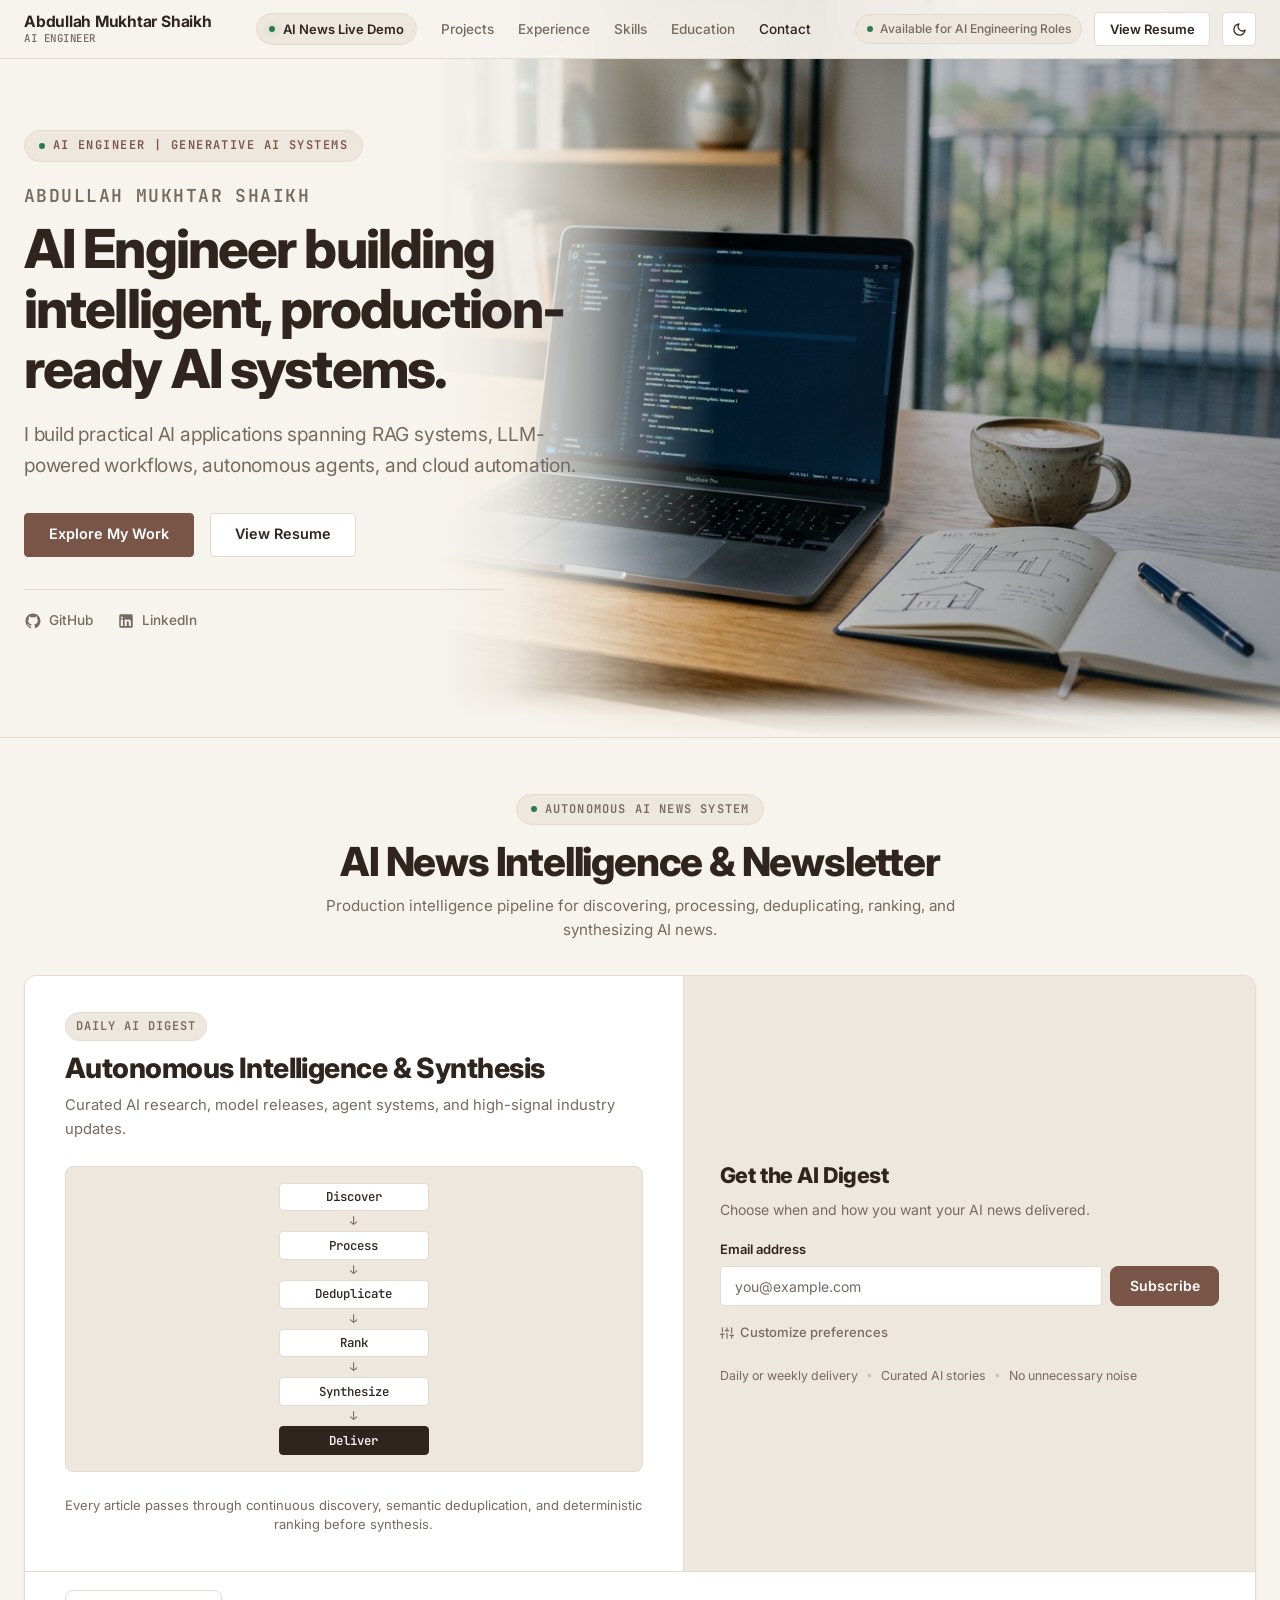
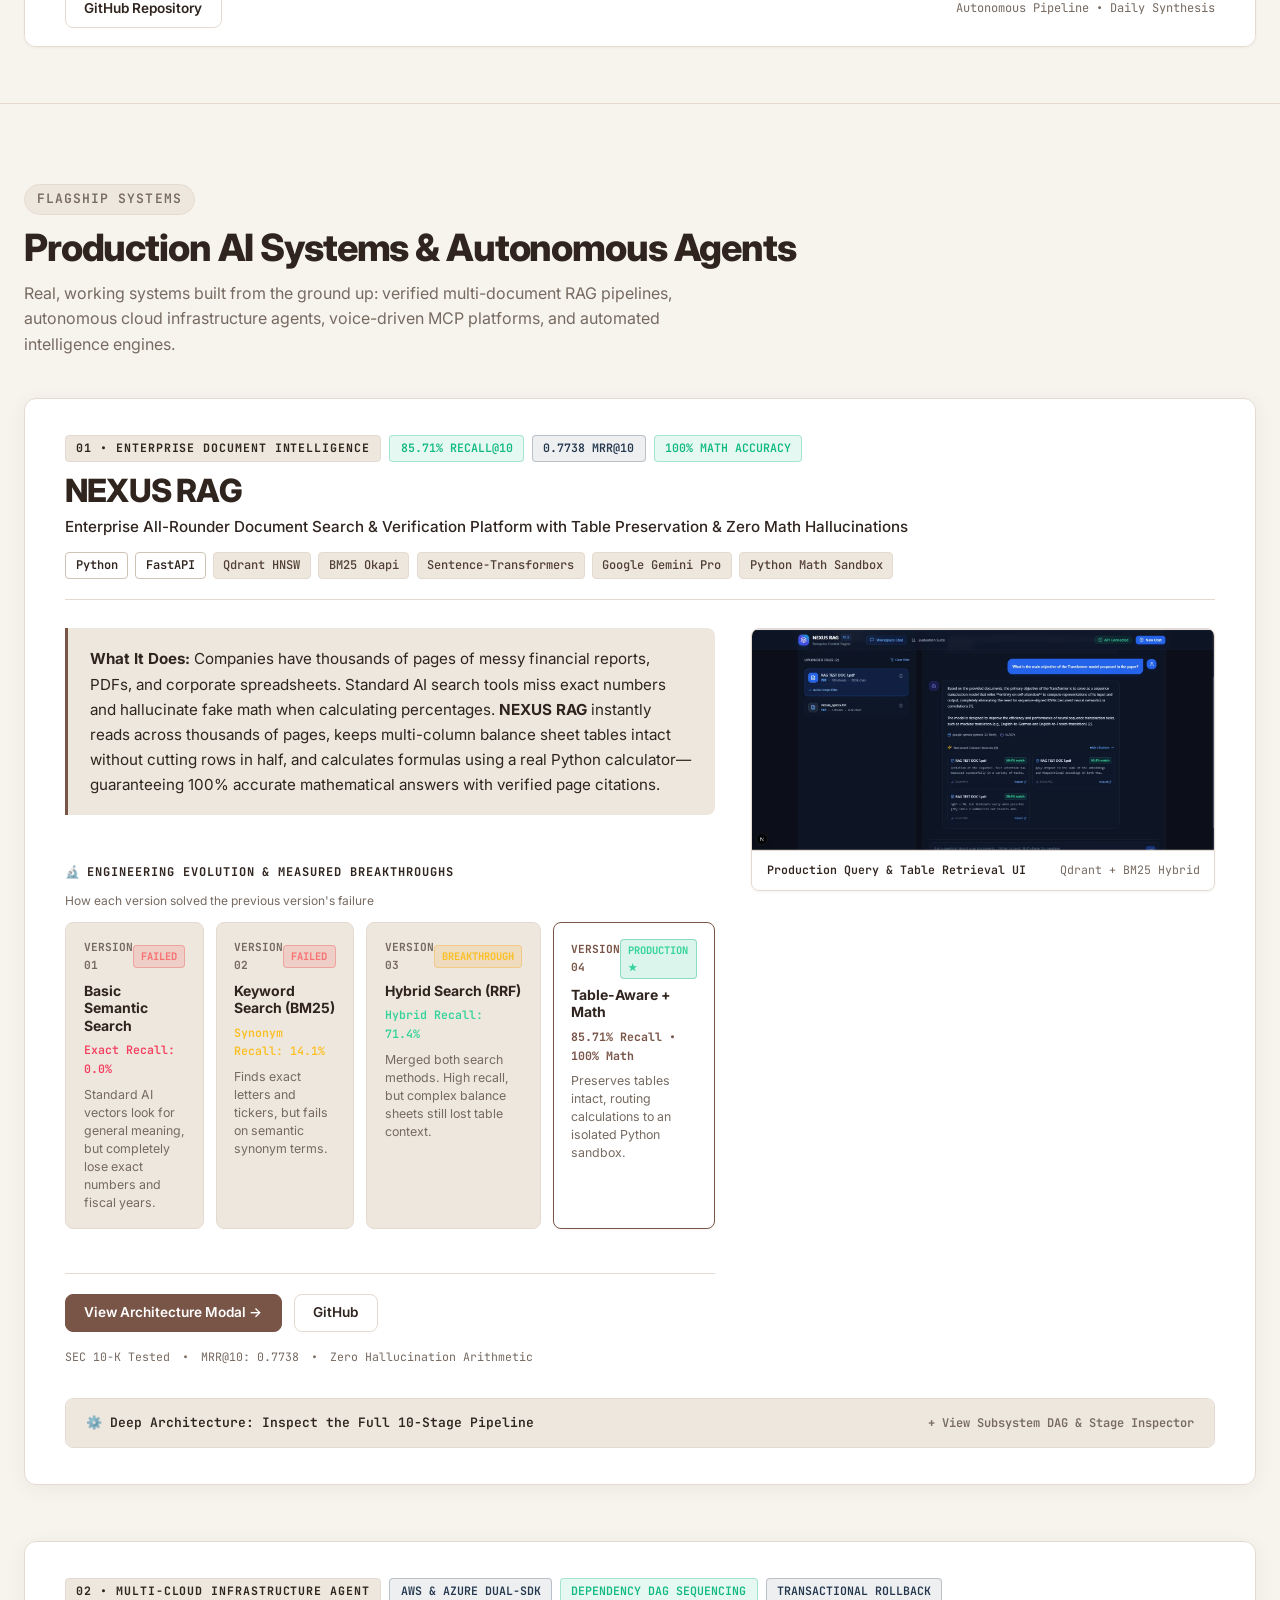
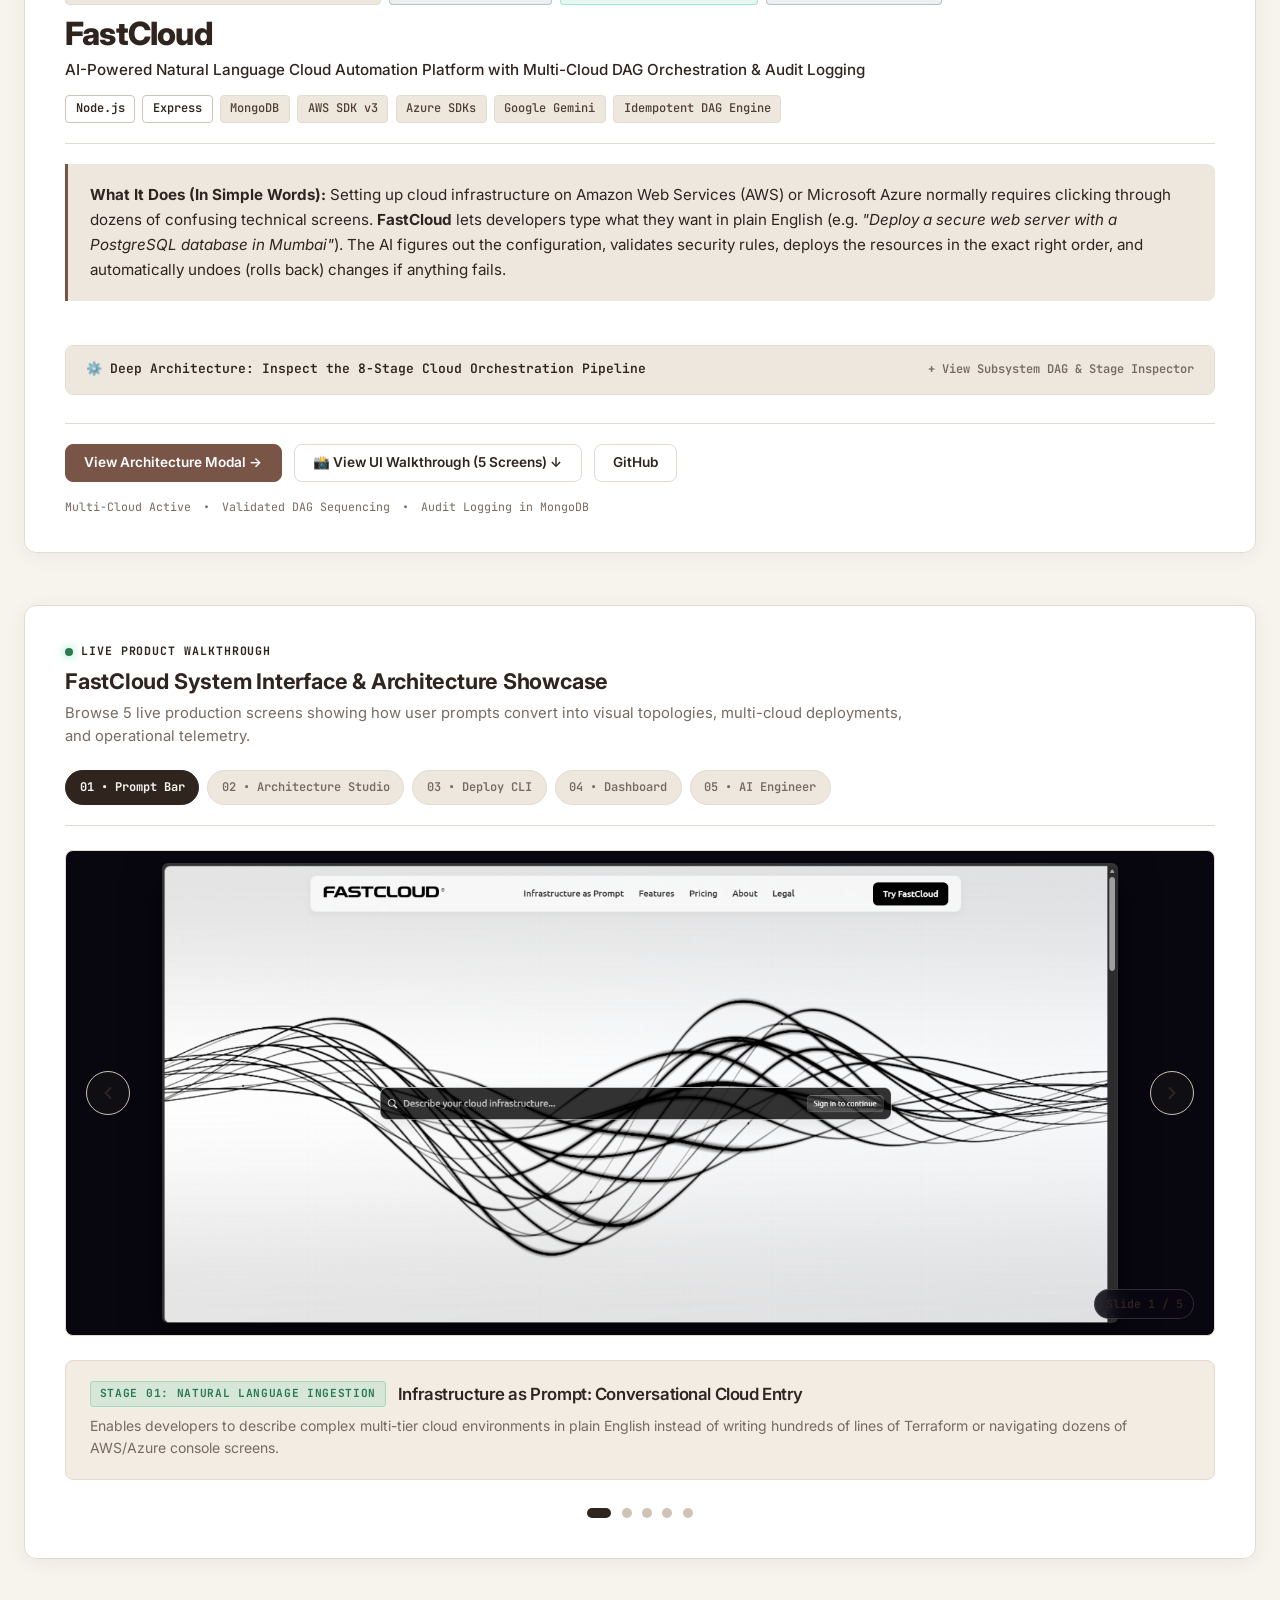
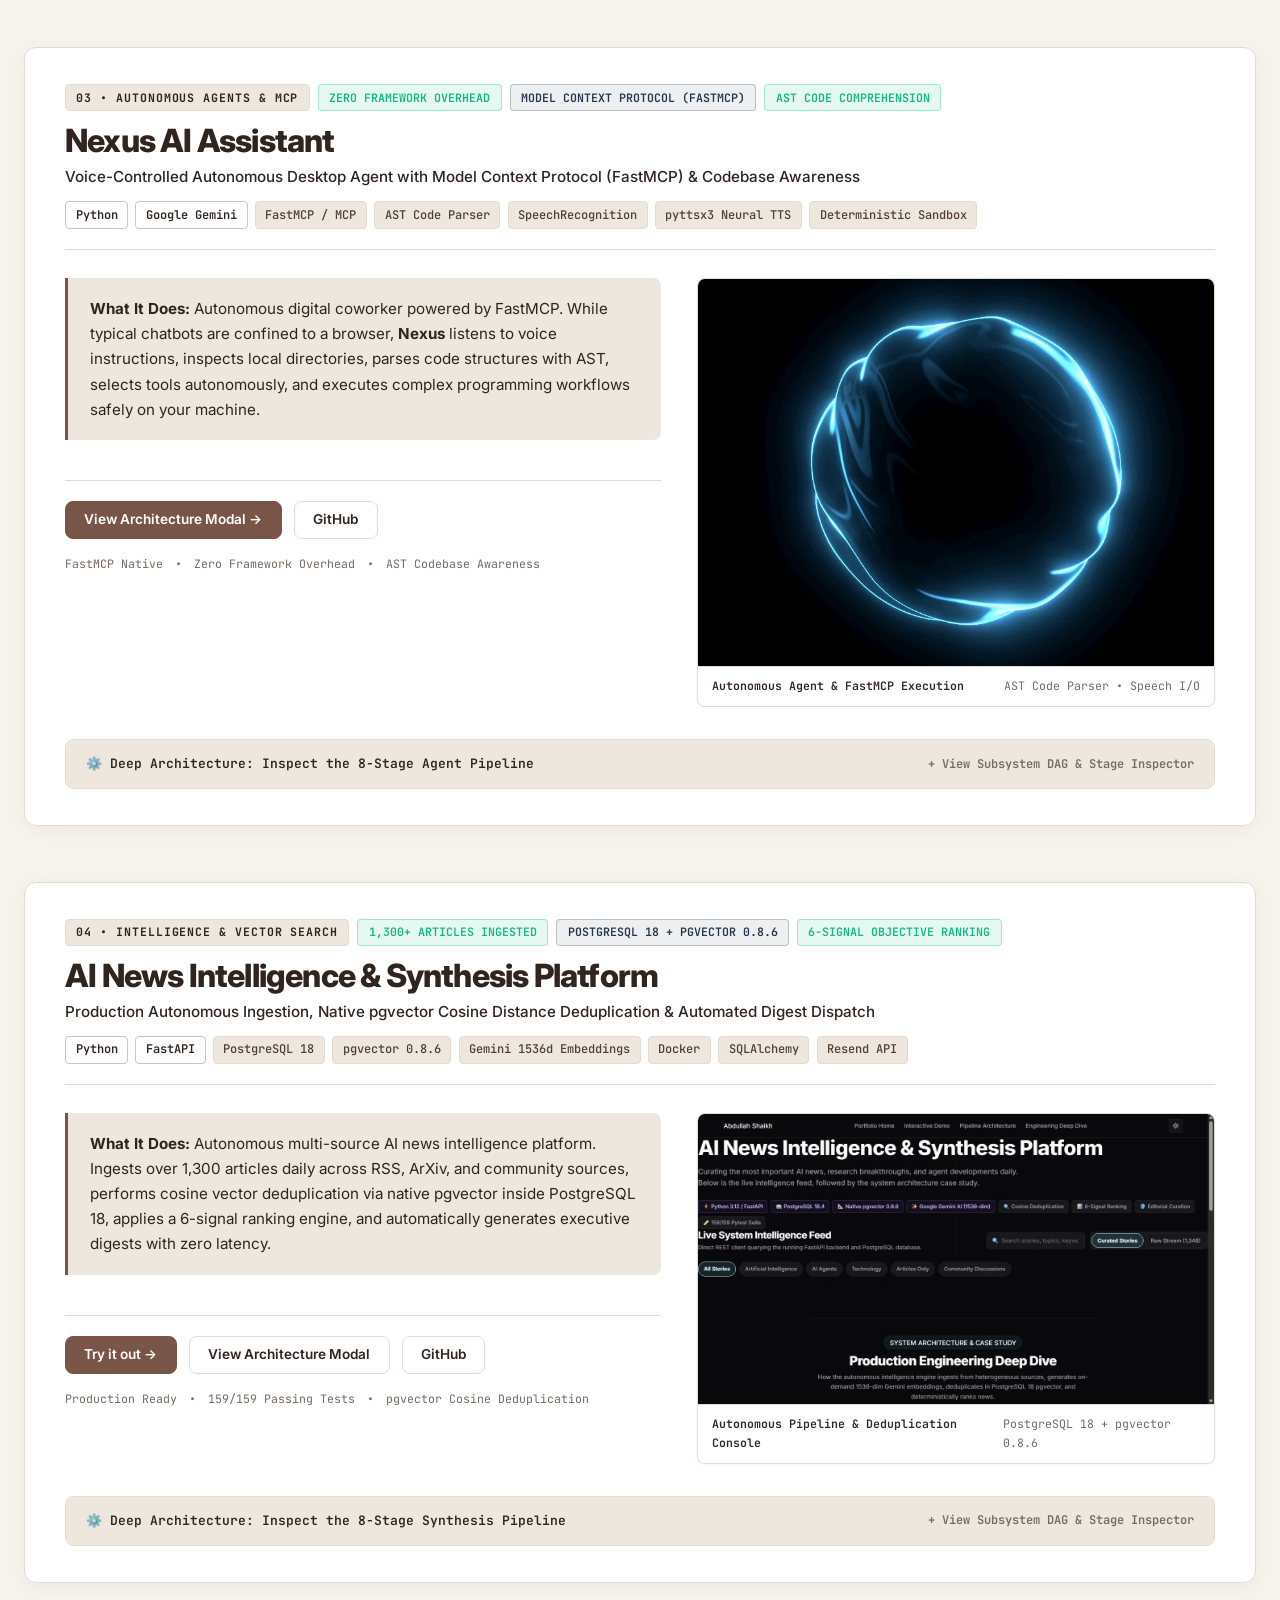
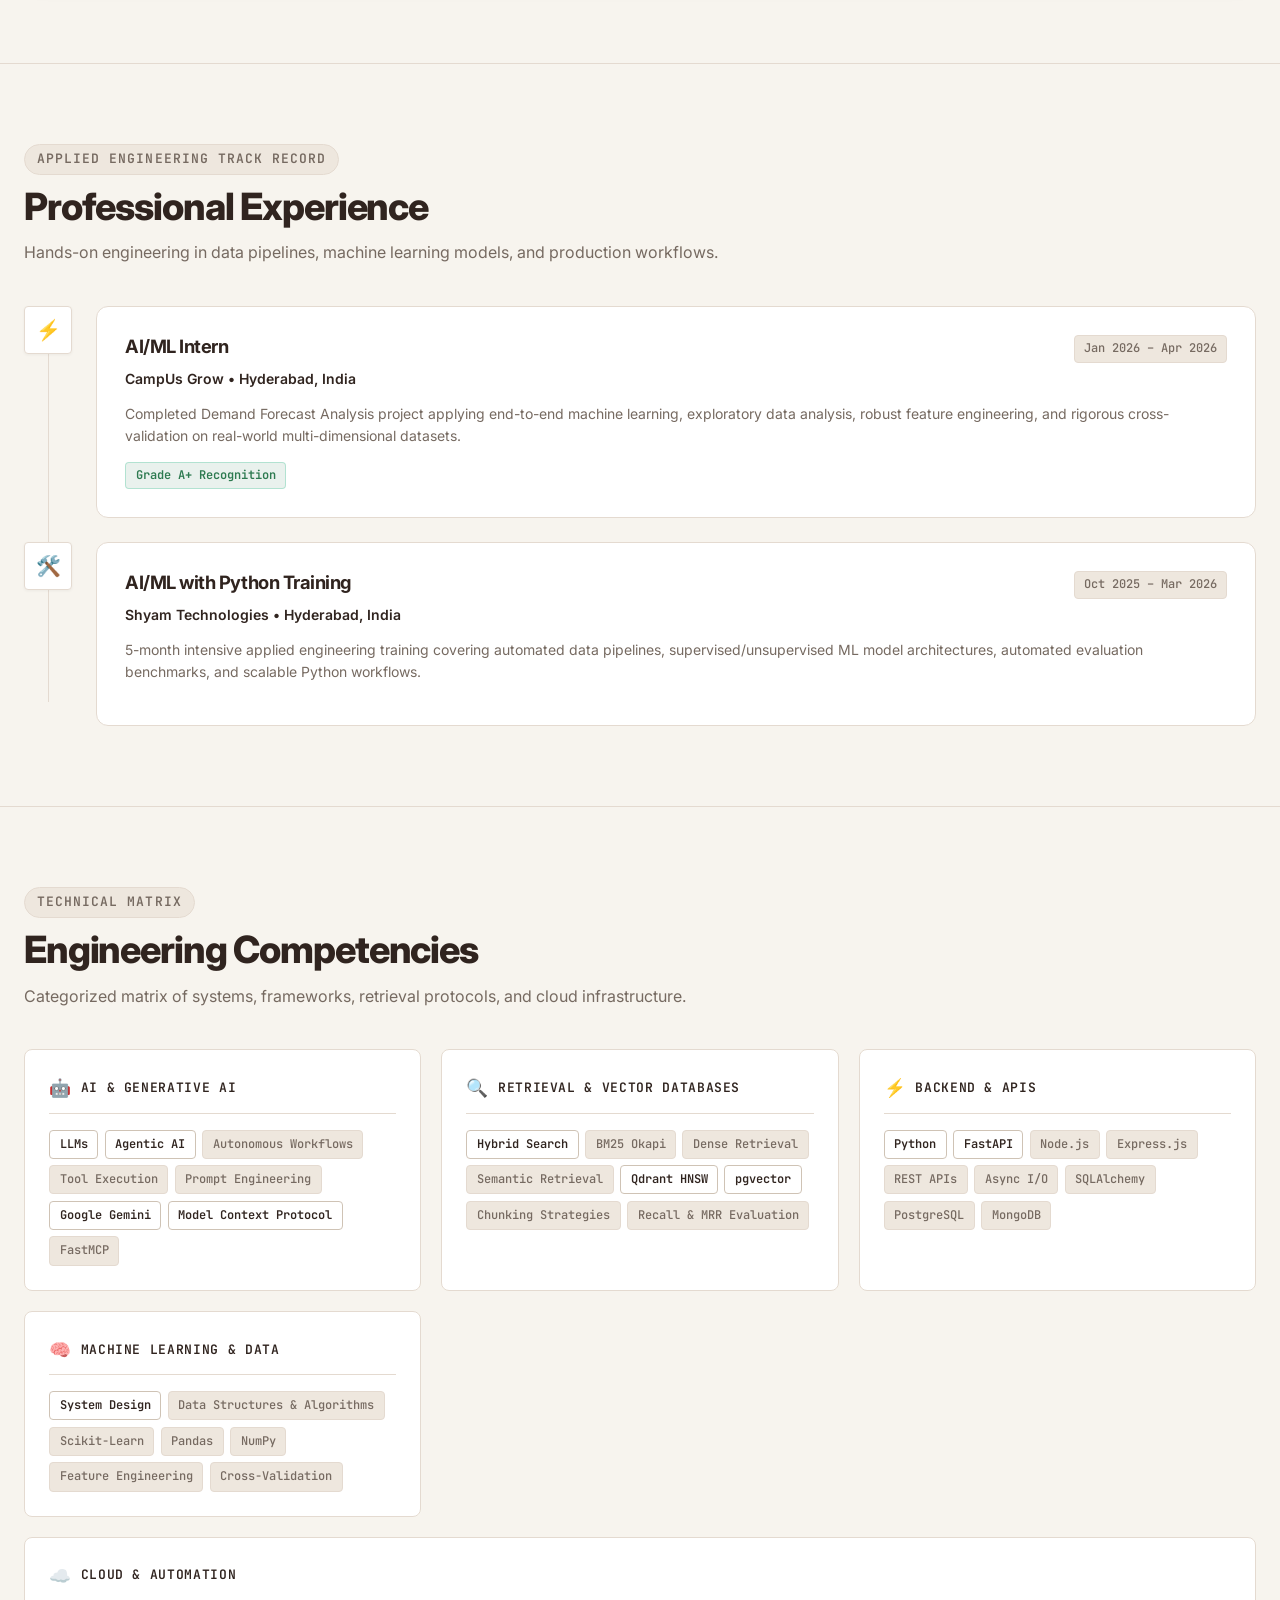
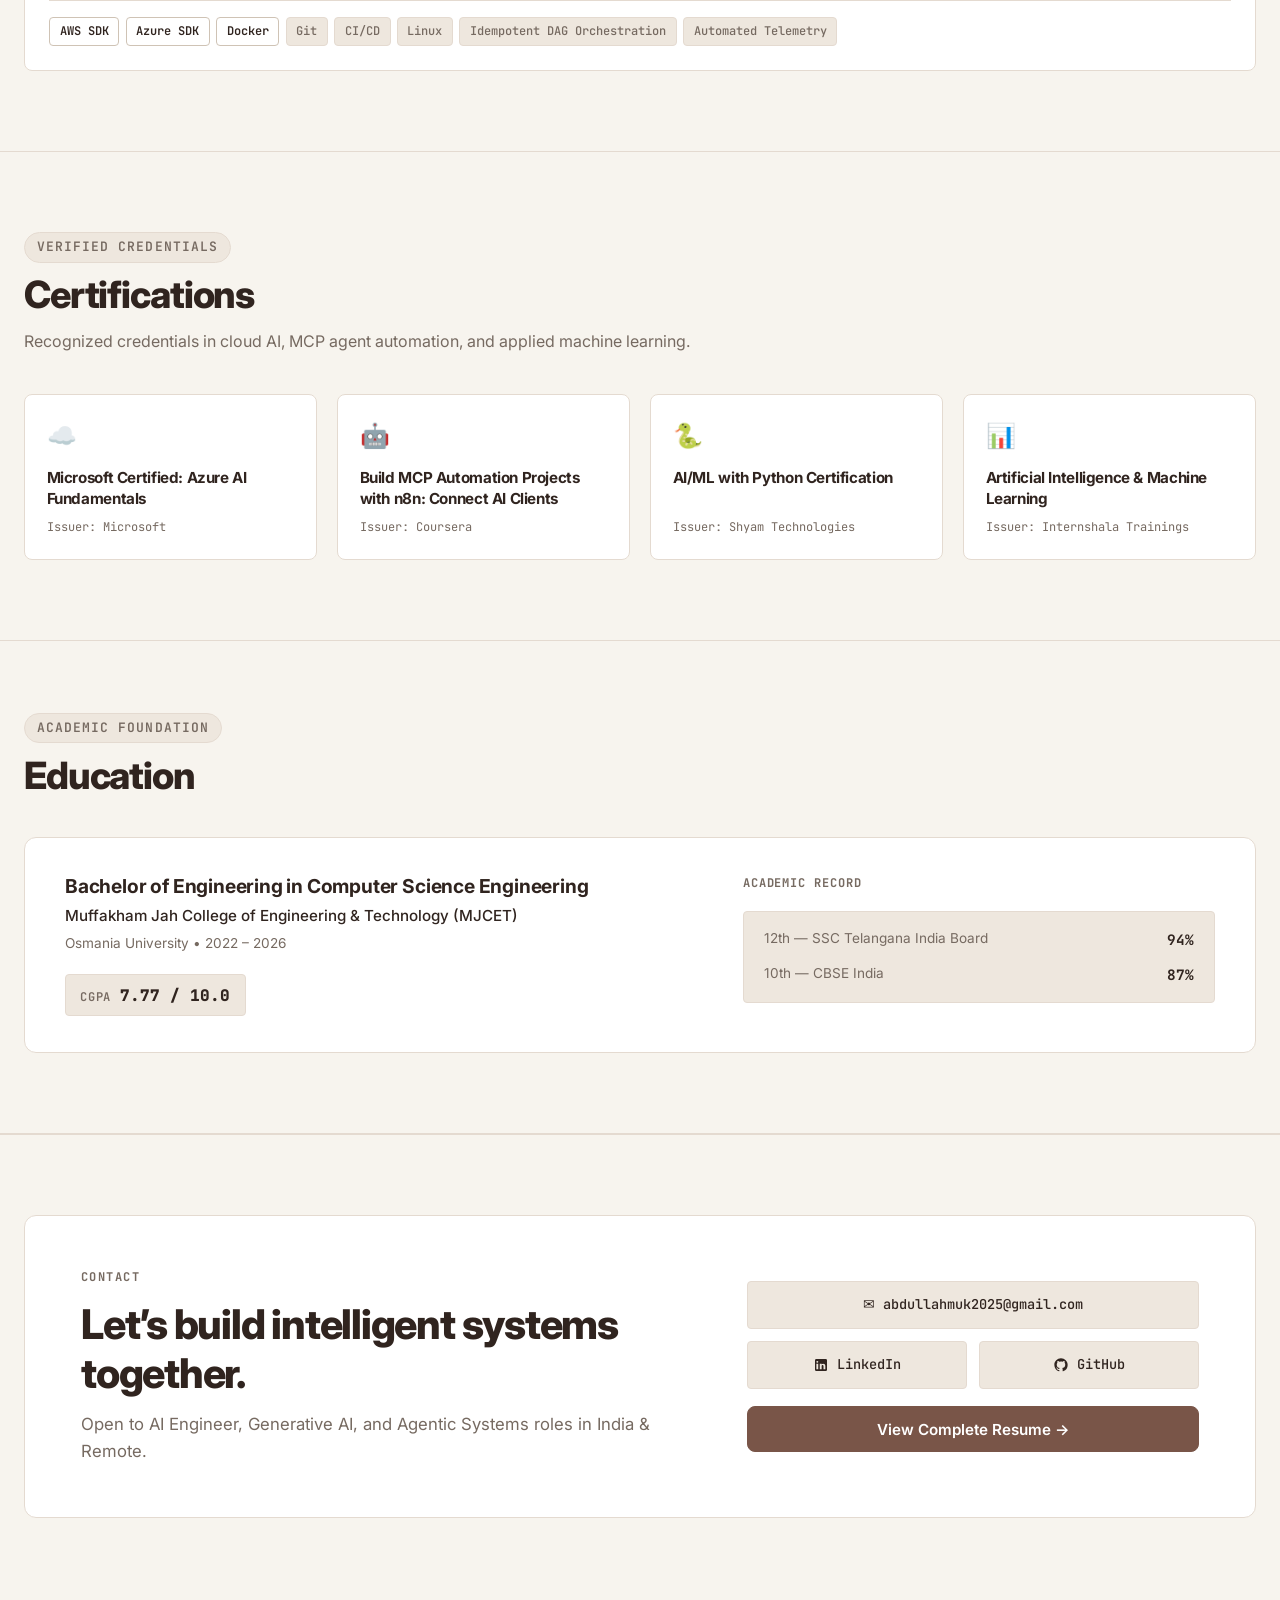
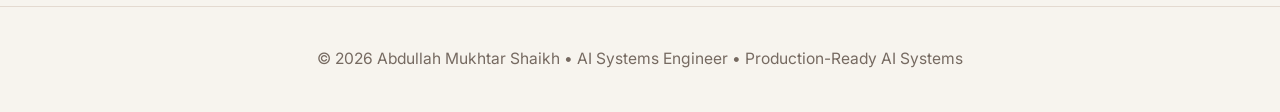
<file: index.html>
<!DOCTYPE html>
<html lang="en">

<head>
    <meta charset="UTF-8" />
    <meta name="viewport" content="width=device-width, initial-scale=1.0" />
    <title>Abdullah Mukhtar Shaikh | AI Engineer | LLMs, Agents &amp; RAG</title>
    <meta name="description"
        content="Portfolio of Abdullah Mukhtar Shaikh, AI Engineer specializing in Production RAG, Autonomous Agents, Scalable Backend Systems, and FastAPI." />
    <meta name="keywords"
        content="AI Engineer, Generative AI, RAG, Autonomous Agents, FastMCP, FastAPI, Vector Search, pgvector, Qdrant, Machine Learning, Hyderabad" />
    <meta name="author" content="Abdullah Mukhtar Shaikh" />

    <!-- Open Graph / Meta -->
    <meta property="og:type" content="website" />
    <meta property="og:title" content="Abdullah Mukhtar Shaikh | AI Engineer" />
    <meta property="og:description"
        content="AI Engineer specializing in Production RAG, Autonomous Agents, and Scalable Backend Systems." />

    <!-- Twitter Card -->
    <meta name="twitter:card" content="summary_large_image" />
    <meta name="twitter:title" content="Abdullah Mukhtar Shaikh | AI Engineer" />
    <meta name="twitter:description"
        content="AI Engineer specializing in Production RAG, Autonomous Agents, and Scalable Backend Systems." />

    <!-- Fonts: Inter & JetBrains Mono -->
    <link rel="preconnect" href="https://fonts.googleapis.com">
    <link rel="preconnect" href="https://fonts.gstatic.com" crossorigin>
    <link
        href="https://fonts.googleapis.com/css2?family=Inter:wght@400;500;600;700;800;900&family=JetBrains+Mono:wght@400;500;600;700&display=swap"
        rel="stylesheet">

    <!-- Stylesheet -->
    <link rel="stylesheet" href="styles/main.css?v=9" />

    <!-- Core Libraries -->
    <script src="scripts/core/gsap.min.js"></script>
    <script src="scripts/core/ScrollTrigger.min.js"></script>

    <!-- Immediate Self-Contained Theme Controller & Modal Bridge -->
    <script>
        (function () {
            var SUN_SVG = '<svg width="16" height="16" viewBox="0 0 24 24" fill="none" stroke="currentColor" stroke-width="2" stroke-linecap="round" stroke-linejoin="round"><circle cx="12" cy="12" r="5"></circle><line x1="12" y1="1" x2="12" y2="3"></line><line x1="12" y1="21" x2="12" y2="23"></line><line x1="4.22" y1="4.22" x2="5.64" y2="5.64"></line><line x1="18.36" y1="18.36" x2="19.78" y2="19.78"></line><line x1="1" y1="12" x2="3" y2="12"></line><line x1="21" y1="12" x2="23" y2="12"></line><line x1="4.22" y1="19.78" x2="5.64" y2="18.36"></line><line x1="18.36" y1="5.64" x2="19.78" y2="4.22"></line></svg>';
            var MOON_SVG = '<svg width="16" height="16" viewBox="0 0 24 24" fill="none" stroke="currentColor" stroke-width="2" stroke-linecap="round" stroke-linejoin="round"><path d="M21 12.79A9 9 0 1 1 11.21 3 7 7 0 0 0 21 12.79z"></path></svg>';

            function syncButtons(isLight) {
                var btns = document.querySelectorAll("#as-theme-toggle, .as-theme-btn");
                btns.forEach(function (b) {
                    b.innerHTML = isLight ? MOON_SVG : SUN_SVG;
                    b.setAttribute("title", isLight ? "Switch to Dark Mode" : "Switch to Light Mode");
                    b.setAttribute("aria-label", isLight ? "Switch to Dark Mode" : "Switch to Light Mode");
                });
            }

            function applyTheme(isLight) {
                var root = document.documentElement;
                var body = document.body;
                if (isLight) {
                    root.classList.add("as-light-theme");
                    root.setAttribute("data-theme", "light");
                    if (body) body.classList.add("as-light-theme");
                    try { localStorage.setItem("as-theme", "light"); } catch (e) { }
                } else {
                    root.classList.remove("as-light-theme");
                    root.setAttribute("data-theme", "dark");
                    if (body) body.classList.remove("as-light-theme");
                    try { localStorage.setItem("as-theme", "dark"); } catch (e) { }
                }
                syncButtons(isLight);
            }

            window.applyTheme = applyTheme;
            window.toggleTheme = function () {
                var isLight = document.documentElement.classList.contains("as-light-theme") ||
                    document.documentElement.getAttribute("data-theme") === "light";
                applyTheme(!isLight);
            };

            window.openArchModal = function (key) {
                document.documentElement.style.overflow = "hidden";
                document.body.style.overflow = "hidden";
                if (!window.__projectModalController && window.ProjectModalController) {
                    new window.ProjectModalController();
                }
                if (window.__projectModalController) {
                    window.__projectModalController.openModal(key);
                }
            };

            window.closeArchModal = function () {
                document.documentElement.style.overflow = "";
                document.body.style.overflow = "";
                if (window.__projectModalController) {
                    window.__projectModalController.closeModal();
                }
            };

            window.openResumeModal = function () {
                var modal = document.getElementById("as-resume-modal");
                var iframe = document.getElementById("as-resume-iframe");
                if (!modal) return;
                if (iframe && (!iframe.src || iframe.src === "" || iframe.src === window.location.href)) {
                    iframe.src = "assets/Abdullah_Mukhtar_Shaikh_Resume.pdf";
                }
                modal.classList.add("open");
                modal.setAttribute("aria-hidden", "false");
                document.body.style.overflow = "hidden";
            };

            window.closeResumeModal = function () {
                var modal = document.getElementById("as-resume-modal");
                if (!modal) return;
                modal.classList.remove("open");
                modal.setAttribute("aria-hidden", "true");
                document.body.style.overflow = "";
            };

            document.addEventListener("DOMContentLoaded", function () {
                var modal = document.getElementById("as-resume-modal");
                if (modal) {
                    modal.addEventListener("click", function (e) {
                        if (e.target === modal) window.closeResumeModal();
                    });
                }
                document.addEventListener("keydown", function (e) {
                    if (e.key === "Escape") window.closeResumeModal();
                });
            });

            // Immediate execution in head to eliminate theme flash / FOUC
            try {
                var urlTheme = new URLSearchParams(window.location.search).get("theme");
                var saved = urlTheme || localStorage.getItem("as-theme");
                var prefersDark = window.matchMedia && window.matchMedia("(prefers-color-scheme: dark)").matches;
                var isLight = saved === "light" || (!saved && !prefersDark && window.matchMedia && window.matchMedia("(prefers-color-scheme: light)").matches);
                if (isLight) {
                    document.documentElement.classList.add("as-light-theme");
                    document.documentElement.setAttribute("data-theme", "light");
                } else {
                    document.documentElement.classList.remove("as-light-theme");
                    document.documentElement.setAttribute("data-theme", "dark");
                }
            } catch (e) { }

            // Re-sync button icons as soon as DOM is ready
            if (document.readyState === "loading") {
                document.addEventListener("DOMContentLoaded", function () {
                    var currentIsLight = document.documentElement.classList.contains("as-light-theme") ||
                        document.documentElement.getAttribute("data-theme") === "light";
                    syncButtons(currentIsLight);
                });
            }

            // Support URL-based instant scroll targeting for verification and deep links
            try {
                var scrollTarget = new URLSearchParams(window.location.search).get("scrollTo");
                if (scrollTarget) {
                    window.addEventListener("load", function () {
                        var el = document.getElementById(scrollTarget);
                        if (el) {
                            setTimeout(function () {
                                el.scrollIntoView({ behavior: "instant", block: "start" });
                            }, 50);
                        }
                    });
                }
            } catch (e) { }

            // Support URL-based modal opening & scrolling for verification and direct links
            try {
                var modalParam = new URLSearchParams(window.location.search).get("modal");
                if (modalParam === "resume") {
                    window.addEventListener("load", function () {
                        setTimeout(function () {
                            if (window.openResumeModal) window.openResumeModal();
                            var scrollModal = new URLSearchParams(window.location.search).get("scrollModal");
                            if (scrollModal) {
                                setTimeout(function () {
                                    var body = document.querySelector(".as-resume-modal-body");
                                    if (body) {
                                        if (scrollModal === "bottom") {
                                            body.scrollTop = body.scrollHeight;
                                        } else {
                                            body.scrollTop = parseInt(scrollModal, 10);
                                        }
                                    }
                                }, 300);
                            }
                        }, 120);
                    });
                }

                var archModalParam = new URLSearchParams(window.location.search).get("archModal");
                if (archModalParam) {
                    window.addEventListener("load", function () {
                        setTimeout(function () {
                            if (window.openArchModal) window.openArchModal(archModalParam);
                            var scrollModal = new URLSearchParams(window.location.search).get("scrollModal");
                            if (scrollModal) {
                                setTimeout(function () {
                                    var box = document.querySelector(".as-arch-modal-box");
                                    if (box) {
                                        if (scrollModal === "bottom") {
                                            box.scrollTop = box.scrollHeight;
                                        } else {
                                            box.scrollTop = parseInt(scrollModal, 10);
                                        }
                                    }
                                }, 300);
                            }
                        }, 120);
                    });
                }
            } catch (e) { }
        })();
    </script>
</head>

<body>

    <!-- ================= AMBIENT AI LIVE BACKGROUND (FRONTEND ONLY) ================= -->
    <div id="as-ambient-bg" class="as-ambient-bg" aria-hidden="true">
        <canvas id="as-ambient-canvas"></canvas>
        <div class="as-ambient-grid"></div>
    </div>



    <!-- ================= 1. STICKY NAVBAR ================= -->
    <header class="as-navbar">
        <nav class="as-navbar-container" aria-label="Main Navigation">
            <!-- Left: Brand Lockup -->
            <a href="#hero" class="as-navbar-brand">
                <span class="as-brand-name">Abdullah Mukhtar Shaikh</span>
                <span class="as-brand-role">AI Engineer</span>
            </a>

            <!-- Center Navigation Links -->
            <ul class="as-nav-links" id="as-nav-menu">
                <li>
                    <a href="#ai-news" class="as-nav-live-pill" title="Jump to AI News Live System Demo">
                        <span class="as-status-dot"></span>
                        <span>AI News Live Demo</span>
                    </a>
                </li>
                <li><a href="#projects">Projects</a></li>
                <li><a href="#experience">Experience</a></li>
                <li><a href="#skills">Skills</a></li>
                <li><a href="#education">Education</a></li>
                <li><a href="#contact">Contact</a></li>
            </ul>

            <!-- Right Actions: Status Badge, Resume CTA & Compact Theme Toggle -->
            <div class="as-navbar-actions">
                <div class="as-status-indicator" title="Available for AI Engineering opportunities">
                    <span class="as-status-dot"></span>
                    <span class="as-status-text">Available for AI Engineering Roles</span>
                </div>

                <button type="button" class="as-nav-resume-btn" onclick="openResumeModal()" title="View Resume">
                    View Resume
                </button>

                <!-- Compact Theme Toggle Button (Sun/Moon Icon) -->
                <button type="button" class="as-theme-btn" id="as-theme-toggle" onclick="toggleTheme()"
                    aria-label="Toggle Dark/Light Mode" title="Toggle Theme">
                    <svg width="16" height="16" viewBox="0 0 24 24" fill="none" stroke="currentColor" stroke-width="2"
                        stroke-linecap="round" stroke-linejoin="round">
                        <circle cx="12" cy="12" r="5"></circle>
                        <line x1="12" y1="1" x2="12" y2="3"></line>
                        <line x1="12" y1="21" x2="12" y2="23"></line>
                        <line x1="4.22" y1="4.22" x2="5.64" y2="5.64"></line>
                        <line x1="18.36" y1="18.36" x2="19.78" y2="19.78"></line>
                        <line x1="1" y1="12" x2="3" y2="12"></line>
                        <line x1="21" y1="12" x2="23" y2="12"></line>
                        <line x1="4.22" y1="19.78" x2="5.64" y2="18.36"></line>
                        <line x1="18.36" y1="5.64" x2="19.78" y2="4.22"></line>
                    </svg>
                </button>

                <!-- Mobile Hamburger Toggle -->
                <button type="button" class="as-mobile-toggle" id="as-mobile-toggle" aria-label="Open Navigation Menu"
                    aria-expanded="false">
                    <svg viewBox="0 0 24 24" fill="none" stroke="currentColor" stroke-width="2" stroke-linecap="round"
                        stroke-linejoin="round">
                        <line x1="3" y1="12" x2="21" y2="12"></line>
                        <line x1="3" y1="6" x2="21" y2="6"></line>
                        <line x1="3" y1="18" x2="21" y2="18"></line>
                    </svg>
                </button>
            </div>
        </nav>
    </header>


    <!-- ================= 2. PREMIUM EDITORIAL WORKSPACE HERO ================= -->
    <section id="hero" class="as-hero">
        <div class="as-hero-container">
            <!-- Left Column: Editorial Introduction & Primary Actions -->
            <div class="as-hero-left">
                <div class="as-hero-eyebrow">
                    <span class="as-eyebrow-pulse"></span>
                    <span>AI ENGINEER | GENERATIVE AI SYSTEMS</span>
                </div>

                <div class="as-hero-name">ABDULLAH MUKHTAR SHAIKH</div>

                <h1 class="as-hero-heading">
                    AI Engineer building intelligent, production-ready AI systems.
                </h1>

                <p class="as-hero-subheading">
                    I build practical AI applications spanning RAG systems, LLM-powered workflows, autonomous agents, and cloud automation.
                </p>

                <!-- Hero Action Buttons -->
                <div class="as-hero-actions">
                    <a href="#projects" class="as-btn as-btn-primary">
                        <span>Explore My Work</span>
                    </a>
                    <button type="button" onclick="openResumeModal()" class="as-btn as-btn-secondary" title="View Resume">
                        <span>View Resume</span>
                    </button>
                </div>

                <!-- Subtle Links to GitHub & LinkedIn -->
                <div class="as-hero-socials">
                    <a href="https://github.com/abdullahshaikh-0078" target="_blank" rel="noopener noreferrer"
                        class="as-social-link" title="GitHub Profile">
                        <svg width="18" height="18" viewBox="0 0 24 24" fill="currentColor">
                            <path fill-rule="evenodd" clip-rule="evenodd"
                                d="M12 2C6.477 2 2 6.484 2 12.017c0 4.425 2.865 8.18 6.839 9.504.5.092.682-.217.682-.483 0-.237-.008-.868-.013-1.703-2.782.605-3.369-1.343-3.369-1.343-.454-1.158-1.11-1.466-1.11-1.466-.908-.62.069-.608.069-.608 1.003.07 1.53 1.032 1.53 1.032.892 1.53 2.341 1.088 2.91.832.092-.647.35-1.088.636-1.338-2.22-.253-4.555-1.113-4.555-4.951 0-1.093.39-1.988 1.029-2.688-.103-.253-.446-1.272.098-2.65 0 0 .84-.27 2.75 1.026A9.564 9.564 0 0112 6.844c.85.004 1.705.115 2.504.337 1.909-1.296 2.747-1.027 2.747-1.027.546 1.379.202 2.398.1 2.651.64.7 1.028 1.595 1.028 2.688 0 3.848-2.339 4.695-4.566 4.943.359.309.678.92.678 1.855 0 1.338-.012 2.419-.012 2.747 0 .268.18.58.688.482A10.019 10.019 0 0022 12.017C22 6.484 17.522 2 12 2z" />
                        </svg>
                        <span>GitHub</span>
                    </a>
                    <a href="https://linkedin.com" target="_blank" rel="noopener noreferrer" class="as-social-link"
                        title="LinkedIn Profile">
                        <svg width="18" height="18" viewBox="0 0 24 24" fill="currentColor">
                            <path
                                d="M19 3a2 2 0 0 1 2 2v14a2 2 0 0 1-2 2H5a2 2 0 0 1-2-2V5a2 2 0 0 1 2-2h14m-.5 15.5v-5.3a3.26 3.26 0 0 0-3.26-3.26c-.85 0-1.84.52-2.28 1.3v-1.11h-2.79v8.37h2.79v-4.93c0-.77.62-1.4 1.39-1.4a1.4 1.4 0 0 1 1.4 1.4v4.93h2.75M6.46 8.76a1.46 1.46 0 1 0 0-2.92 1.46 1.46 0 0 0 0 2.92M7.86 18.5V10.13H5.07V18.5h2.79z" />
                        </svg>
                        <span>LinkedIn</span>
                    </a>
                </div>
            </div>
        </div>
    </section>


    <!-- ================= 3. AI NEWS SHOWCASE (FRONTEND PRESENTATION) ================= -->
    <section id="ai-news" class="as-flagship-section">
        <div class="as-container-wide as-flagship-container">

            <div class="as-flagship-badge-header">
                <div class="as-flagship-status-pill">
                    <span class="as-status-dot"></span>
                    <span>AUTONOMOUS AI NEWS SYSTEM</span>
                </div>
                <h2 class="as-flagship-title">AI News Intelligence &amp; Newsletter</h2>
                <p class="as-flagship-tagline">
                    Production intelligence pipeline for discovering, processing, deduplicating, ranking, and
                    synthesizing AI news.
                </p>
            </div>

            <!-- Main News Product Card (Wide, Content-Driven 2-Column Product Showcase) -->
            <div class="as-ainews-product-card">
                <div class="as-ainews-card-grid">
                    <!-- Left Column: Daily AI Digest & Small Pipeline -->
                    <div class="as-ainews-info-col">
                        <div>
                            <div class="as-ainews-badge">Daily AI Digest</div>
                            <h3 class="as-ainews-headline">Autonomous Intelligence &amp; Synthesis</h3>
                            <p class="as-ainews-subtext">
                                Curated AI research, model releases, agent systems, and high-signal industry updates.
                            </p>
                        </div>

                        <!-- Small Technical Pipeline Visualization -->
                        <div class="as-ainews-pipeline-box" aria-label="AI News Processing Pipeline">
                            <div class="as-ainews-pipe-step">
                                <span class="as-ainews-pipe-node">Discover</span>
                                <span class="as-ainews-pipe-arrow">&darr;</span>
                            </div>
                            <div class="as-ainews-pipe-step">
                                <span class="as-ainews-pipe-node">Process</span>
                                <span class="as-ainews-pipe-arrow">&darr;</span>
                            </div>
                            <div class="as-ainews-pipe-step">
                                <span class="as-ainews-pipe-node">Deduplicate</span>
                                <span class="as-ainews-pipe-arrow">&darr;</span>
                            </div>
                            <div class="as-ainews-pipe-step">
                                <span class="as-ainews-pipe-node">Rank</span>
                                <span class="as-ainews-pipe-arrow">&darr;</span>
                            </div>
                            <div class="as-ainews-pipe-step">
                                <span class="as-ainews-pipe-node">Synthesize</span>
                                <span class="as-ainews-pipe-arrow">&darr;</span>
                            </div>
                            <div class="as-ainews-pipe-step">
                                <span class="as-ainews-pipe-node as-pipe-final">Deliver</span>
                            </div>
                        </div>

                        <p class="as-ainews-pipeline-caption">
                            Every article passes through continuous discovery, semantic deduplication, and deterministic ranking before synthesis.
                        </p>
                    </div>

                    <!-- Right Column: Newsletter Subscription Card -->
                    <div class="as-ainews-subscribe-col">
                        <div class="as-subscribe-box">
                            <h4 class="as-subscribe-title">Get the AI Digest</h4>
                            <p class="as-subscribe-desc">
                                Choose when and how you want your AI news delivered.
                            </p>

                            <!-- Subscription Form -->
                            <form id="as-newsletter-form" class="as-native-newsletter-form" novalidate>
                                <div class="as-field-group">
                                    <label for="as-newsletter-email" class="as-field-label">Email address</label>
                                    <div class="as-field-row">
                                        <input 
                                            type="email" 
                                            id="as-newsletter-email" 
                                            class="as-native-input" 
                                            placeholder="you@example.com" 
                                            required 
                                            autocomplete="email"
                                        />
                                        <button type="submit" id="as-newsletter-submit-btn" class="as-btn as-btn-primary">
                                            <span class="as-btn-text">Subscribe</span>
                                            <span class="as-btn-spinner" style="display:none;"></span>
                                        </button>
                                    </div>
                                </div>

                                <!-- Customize Preferences Secondary Action -->
                                <div class="as-customize-row">
                                    <button 
                                        type="button" 
                                        id="as-customization-toggle-btn" 
                                        class="as-customize-action-btn"
                                        aria-haspopup="dialog"
                                    >
                                        <svg width="14" height="14" viewBox="0 0 24 24" fill="none" stroke="currentColor" stroke-width="2" stroke-linecap="round" stroke-linejoin="round">
                                            <line x1="4" y1="21" x2="4" y2="14"></line>
                                            <line x1="4" y1="10" x2="4" y2="3"></line>
                                            <line x1="12" y1="21" x2="12" y2="12"></line>
                                            <line x1="12" y1="8" x2="12" y2="3"></line>
                                            <line x1="20" y1="21" x2="20" y2="16"></line>
                                            <line x1="20" y1="12" x2="20" y2="3"></line>
                                            <line x1="1" y1="14" x2="7" y2="14"></line>
                                            <line x1="9" y1="8" x2="15" y2="8"></line>
                                            <line x1="17" y1="16" x2="23" y2="16"></line>
                                        </svg>
                                        <span>Customize preferences</span>
                                    </button>
                                </div>

                                <!-- Inline Feedback Message -->
                                <div id="as-newsletter-feedback" class="as-newsletter-feedback" style="display:none;" role="status"></div>

                                <!-- Compact Microcopy -->
                                <div class="as-newsletter-microcopy">
                                    <span>Daily or weekly delivery</span>
                                    <span class="as-micro-bullet">&bull;</span>
                                    <span>Curated AI stories</span>
                                    <span class="as-micro-bullet">&bull;</span>
                                    <span>No unnecessary noise</span>
                                </div>
                            </form>
                        </div>
                    </div>
                </div>

                <!-- Intentional Project Actions Footer Row -->
                <div class="as-ainews-card-footer">
                    <div class="as-ainews-footer-actions">
                        <a href="https://github.com/abdullahshaikh-0078" target="_blank" rel="noopener noreferrer" class="as-btn as-btn-secondary">
                            GitHub Repository
                        </a>
                    </div>
                    <div class="as-ainews-footer-meta">
                        <span>Autonomous Pipeline &bull; Daily Synthesis</span>
                    </div>
                </div>
            </div>

        </div>
    </section>


    <!-- ================= 4. FEATURED AI PROJECTS (VISUAL SHOWCASES & ARCHITECTURE) ================= -->
    <section id="projects" class="as-projects-section">
        <div class="as-container-wide">

            <div class="as-section-header-left">
                <div class="as-section-eyebrow">
                    <span>FLAGSHIP SYSTEMS</span>
                </div>
                <h2 class="as-section-title">Production AI Systems &amp; Autonomous Agents</h2>
                <p class="as-section-desc">
                    Real, working systems built from the ground up: verified multi-document RAG pipelines, autonomous cloud infrastructure agents, voice-driven MCP platforms, and automated intelligence engines.
                </p>
            </div>

            <!-- Vertical Stack: 4 High-Impact Visual Showcases -->
            <div class="as-projects-list">

                <!-- ================= 01: NEXUS RAG ================= -->
                <article class="as-project-card-interactive" id="project-nexus-rag">

                    <!-- 2. Header & Tags -->
                    <div class="as-interactive-header">
                        <div class="as-interactive-title-block">
                            <div class="as-interactive-meta-pills">
                                <span class="as-interactive-eyebrow">01 • ENTERPRISE DOCUMENT INTELLIGENCE</span>
                                <span class="as-interactive-pill-success">85.71% RECALL@10</span>
                                <span class="as-interactive-pill-accent">0.7738 MRR@10</span>
                                <span class="as-interactive-pill-success">100% MATH ACCURACY</span>
                            </div>
                            <h3 class="as-interactive-title">NEXUS RAG</h3>
                            <div class="as-interactive-subtitle">
                                Enterprise All-Rounder Document Search &amp; Verification Platform with Table Preservation &amp; Zero Math Hallucinations
                            </div>
                            <div class="as-project-tech-tags">
                                <span class="as-tag as-tag-accent">Python</span>
                                <span class="as-tag as-tag-accent">FastAPI</span>
                                <span class="as-tag">Qdrant HNSW</span>
                                <span class="as-tag">BM25 Okapi</span>
                                <span class="as-tag">Sentence-Transformers</span>
                                <span class="as-tag">Google Gemini Pro</span>
                                <span class="as-tag">Python Math Sandbox</span>
                            </div>
                        </div>
                    </div>

                    <!-- Two-Column Case Study: Problem & Results + Real System Visual -->
                    <div class="as-case-study-grid">
                        <div class="as-case-study-content">
                            <!-- 3. Plain English Explanation (Recruiter View) -->
                            <div class="as-plain-summary">
                                <strong>What It Does:</strong> Companies have thousands of pages of messy financial reports, PDFs, and corporate spreadsheets. Standard AI search tools miss exact numbers and hallucinate fake math when calculating percentages. <strong>NEXUS RAG</strong> instantly reads across thousands of pages, keeps multi-column balance sheet tables intact without cutting rows in half, and calculates formulas using a real Python calculator—guaranteeing 100% accurate mathematical answers with verified page citations.
                            </div>

                            <!-- 4. At-a-Glance Visual Evolution Roadmap (v1 -> v2 -> v3 -> v4) -->
                            <div class="as-evolution-roadmap">
                                <div class="as-evolution-roadmap-header">
                                    <span class="as-evolution-roadmap-title">
                                        <span>🔬</span>
                                        <span>Engineering Evolution &amp; Measured Breakthroughs</span>
                                    </span>
                                    <span>How each version solved the previous version's failure</span>
                                </div>

                                <div class="as-evolution-grid-4">
                                    <!-- v1 -->
                                    <div class="as-evolution-card">
                                        <div class="as-evolution-card-top">
                                            <span class="as-evolution-version">VERSION 01</span>
                                            <span class="as-evolution-status failed">Failed</span>
                                        </div>
                                        <div class="as-evolution-title">Basic Semantic Search</div>
                                        <div class="as-evolution-metric bad">Exact Recall: 0.0%</div>
                                        <p class="as-evolution-desc">
                                            Standard AI vectors look for general meaning, but completely lose exact numbers and fiscal years.
                                        </p>
                                    </div>

                                    <!-- v2 -->
                                    <div class="as-evolution-card">
                                        <div class="as-evolution-card-top">
                                            <span class="as-evolution-version">VERSION 02</span>
                                            <span class="as-evolution-status failed">Failed</span>
                                        </div>
                                        <div class="as-evolution-title">Keyword Search (BM25)</div>
                                        <div class="as-evolution-metric med">Synonym Recall: 14.1%</div>
                                        <p class="as-evolution-desc">
                                            Finds exact letters and tickers, but fails on semantic synonym terms.
                                        </p>
                                    </div>

                                    <!-- v3 -->
                                    <div class="as-evolution-card">
                                        <div class="as-evolution-card-top">
                                            <span class="as-evolution-version">VERSION 03</span>
                                            <span class="as-evolution-status partial">Breakthrough</span>
                                        </div>
                                        <div class="as-evolution-title">Hybrid Search (RRF)</div>
                                        <div class="as-evolution-metric good">Hybrid Recall: 71.4%</div>
                                        <p class="as-evolution-desc">
                                            Merged both search methods. High recall, but complex balance sheets still lost table context.
                                        </p>
                                    </div>

                                    <!-- v4 -->
                                    <div class="as-evolution-card success-card">
                                        <div class="as-evolution-card-top">
                                            <span class="as-evolution-version">VERSION 04</span>
                                            <span class="as-evolution-status production">Production ★</span>
                                        </div>
                                        <div class="as-evolution-title">Table-Aware + Math</div>
                                        <div class="as-evolution-metric top">85.71% Recall • 100% Math</div>
                                        <p class="as-evolution-desc">
                                            Preserves tables intact, routing calculations to an isolated Python sandbox.
                                        </p>
                                    </div>
                                </div>
                            </div>

                            <!-- 6. Action Buttons & Status -->
                            <div class="as-interactive-actions">
                                <div class="as-action-btns-group">
                                    <button type="button" class="as-btn as-btn-primary" data-arch-target="nexus-rag"
                                        onclick="openArchModal('nexus-rag')">
                                        View Architecture Modal &rarr;
                                    </button>
                                    <a href="https://github.com/abdullahshaikh-0078" target="_blank" rel="noopener noreferrer"
                                        class="as-btn as-btn-secondary">
                                        GitHub
                                    </a>
                                </div>
                                <div class="as-interactive-status-meta">
                                    <span class="as-live-indicator">SEC 10-K Tested</span>
                                    <span>•</span>
                                    <span>MRR@10: 0.7738</span>
                                    <span>•</span>
                                    <span>Zero Hallucination Arithmetic</span>
                                </div>
                            </div>
                        </div>

                        <!-- Right Column: System Screenshot / Visual -->
                        <div class="as-case-study-visual">
                            <div class="as-case-study-frame">
                                <img src="assets/images/nexus-rag-ui.webp" alt="NEXUS RAG Production Search UI and Verified Table Extraction" class="as-case-study-img" loading="lazy" />
                                <div class="as-case-study-caption">
                                    <span>Production Query &amp; Table Retrieval UI</span>
                                    <span>Qdrant + BM25 Hybrid</span>
                                </div>
                            </div>
                        </div>
                    </div>

                    <!-- 5. Expandable Technical Pipeline (For Senior Technical Leads) -->
                    <details class="as-tech-details">
                        <summary class="as-tech-summary">
                            <span>⚙️ Deep Architecture: Inspect the Full 10-Stage Pipeline</span>
                        </summary>
                        <div class="as-tech-details-content">
                            <div class="as-pipeline-section">
                                <div class="as-pipeline-top-row">
                                    <div class="as-pipeline-title">
                                        <span>⚡</span>
                                        <span id="rag-version-headline">Full 10-Stage Enterprise Execution Pipeline</span>
                                    </div>
                                    <span class="as-pipeline-hint">Click any stage node below to inspect Data Inputs &amp; Outputs</span>
                                </div>

                                <div id="nexus-rag-pipeline-grid" class="as-pipeline-grid">
                                    <!-- Populated dynamically via project-evolution.js -->
                                </div>

                                <div class="as-inspector-box">
                                    <div class="as-inspector-top">
                                        <div class="as-inspector-title-row">
                                            <span id="nexus-rag-inspect-num" class="as-inspector-num-badge">STAGE 01</span>
                                            <span id="nexus-rag-inspect-title" class="as-inspector-title">Document Ingestion</span>
                                        </div>
                                        <span id="nexus-rag-inspect-tech" class="as-inspector-tech-badge">PyMuPDF • pdfplumber</span>
                                    </div>
                                    <p id="nexus-rag-inspect-desc" class="as-inspector-desc">
                                        Ingests raw multi-page corporate filings, research papers, and reports. Cleans formatting artifacts and detects page boundaries.
                                    </p>
                                    <div class="as-inspector-io-grid">
                                        <div class="as-inspector-io-item">
                                            <span class="as-io-label">Input Data</span>
                                            <span id="nexus-rag-inspect-input" class="as-io-val">Raw unstructured files (PDF, DOCX)</span>
                                        </div>
                                        <div class="as-inspector-io-item">
                                            <span class="as-io-label">Output Data</span>
                                            <span id="nexus-rag-inspect-output" class="as-io-val output-val">Normalized document streams with layout tags</span>
                                        </div>
                                    </div>
                                </div>
                            </div>
                        </div>
                    </details>
                </article>


                <!-- ================= 02: FASTCLOUD ================= -->
                <article class="as-project-card-interactive" id="project-fastcloud">

                    <!-- 2. Header & Tags -->
                    <div class="as-interactive-header">
                        <div class="as-interactive-title-block">
                            <div class="as-interactive-meta-pills">
                                <span class="as-interactive-eyebrow">02 • MULTI-CLOUD INFRASTRUCTURE AGENT</span>
                                <span class="as-interactive-pill-accent">AWS &amp; AZURE DUAL-SDK</span>
                                <span class="as-interactive-pill-success">DEPENDENCY DAG SEQUENCING</span>
                                <span class="as-interactive-pill-accent">TRANSACTIONAL ROLLBACK</span>
                            </div>
                            <h3 class="as-interactive-title">FastCloud</h3>
                            <div class="as-interactive-subtitle">
                                AI-Powered Natural Language Cloud Automation Platform with Multi-Cloud DAG Orchestration &amp; Audit Logging
                            </div>
                            <div class="as-project-tech-tags">
                                <span class="as-tag as-tag-accent">Node.js</span>
                                <span class="as-tag as-tag-accent">Express</span>
                                <span class="as-tag">MongoDB</span>
                                <span class="as-tag">AWS SDK v3</span>
                                <span class="as-tag">Azure SDKs</span>
                                <span class="as-tag">Google Gemini</span>
                                <span class="as-tag">Idempotent DAG Engine</span>
                            </div>
                        </div>
                    </div>

                    <!-- 3. Plain English Explanation (Recruiter View) -->
                    <div class="as-plain-summary">
                        <strong>What It Does (In Simple Words):</strong> Setting up cloud infrastructure on Amazon Web Services (AWS) or Microsoft Azure normally requires clicking through dozens of confusing technical screens. <strong>FastCloud</strong> lets developers type what they want in plain English (e.g. <em>"Deploy a secure web server with a PostgreSQL database in Mumbai"</em>). The AI figures out the configuration, validates security rules, deploys the resources in the exact right order, and automatically undoes (rolls back) changes if anything fails.
                    </div>

                    <!-- 4. Expandable Technical Pipeline (For Senior Technical Leads) -->
                    <details class="as-tech-details">
                        <summary class="as-tech-summary">
                            <span>⚙️ Deep Architecture: Inspect the 8-Stage Cloud Orchestration Pipeline</span>
                        </summary>
                        <div class="as-tech-details-content">
                            <div class="as-pipeline-section">
                                <div class="as-pipeline-top-row">
                                    <div class="as-pipeline-title">
                                        <span>⚡</span>
                                        <span>8-Stage Autonomous Cloud Orchestration Pipeline</span>
                                    </div>
                                    <span class="as-pipeline-hint">Click any stage node below to inspect Data Inputs &amp; Outputs</span>
                                </div>

                                <div id="fastcloud-pipeline-grid" class="as-pipeline-grid-4col">
                                    <!-- Populated dynamically -->
                                </div>

                                <div class="as-inspector-box">
                                    <div class="as-inspector-top">
                                        <div class="as-inspector-title-row">
                                            <span id="fastcloud-inspect-num" class="as-inspector-num-badge">STAGE 01</span>
                                            <span id="fastcloud-inspect-title" class="as-inspector-title">NL Prompt Ingestion</span>
                                        </div>
                                        <span id="fastcloud-inspect-tech" class="as-inspector-tech-badge">Express.js Async Handler</span>
                                    </div>
                                    <p id="fastcloud-inspect-desc" class="as-inspector-desc">
                                        Accepts unstructured conversational deployment instructions from developers via web dashboard or API endpoints.
                                    </p>
                                    <div class="as-inspector-io-grid">
                                        <div class="as-inspector-io-item">
                                            <span class="as-io-label">Input Data</span>
                                            <span id="fastcloud-inspect-input" class="as-io-val">Natural language text prompt</span>
                                        </div>
                                        <div class="as-inspector-io-item">
                                            <span class="as-io-label">Output Data</span>
                                            <span id="fastcloud-inspect-output" class="as-io-val output-val">Sanitized query payload</span>
                                        </div>
                                    </div>
                                </div>
                            </div>
                        </div>
                    </details>

                    <!-- 5. Action Buttons & Status -->
                    <div class="as-interactive-actions">
                        <div class="as-action-btns-group">
                            <button type="button" class="as-btn as-btn-primary" data-arch-target="fastcloud"
                                onclick="openArchModal('fastcloud')">
                                View Architecture Modal &rarr;
                            </button>
                            <a href="#fastcloud-gallery" class="as-btn as-btn-secondary">
                                📸 View UI Walkthrough (5 Screens) &darr;
                            </a>
                            <a href="https://github.com/abdullahshaikh-0078" target="_blank" rel="noopener noreferrer"
                                class="as-btn as-btn-secondary">
                                GitHub
                            </a>
                        </div>
                        <div class="as-interactive-status-meta">
                            <span class="as-live-indicator">Multi-Cloud Active</span>
                            <span>•</span>
                            <span>Validated DAG Sequencing</span>
                            <span>•</span>
                            <span>Audit Logging in MongoDB</span>
                        </div>
                    </div>
                </article>


                <!-- ================= FASTCLOUD PRODUCT SLIDESHOW ================= -->
                <div class="as-project-slideshow-card" id="fastcloud-gallery">
                    <div class="as-slideshow-header">
                        <div class="as-slideshow-header-info">
                            <div class="as-slideshow-badge">
                                <span class="as-live-dot"></span>
                                <span>LIVE PRODUCT WALKTHROUGH</span>
                            </div>
                            <h4 class="as-slideshow-title">FastCloud System Interface &amp; Architecture Showcase</h4>
                            <p class="as-slideshow-desc">
                                Browse 5 live production screens showing how user prompts convert into visual topologies, multi-cloud deployments, and operational telemetry.
                            </p>
                        </div>
                        <div class="as-slideshow-tabs" role="tablist" aria-label="FastCloud Slides">
                            <button type="button" class="as-slide-tab is-active" data-slide-index="0" aria-selected="true">01 • Prompt Bar</button>
                            <button type="button" class="as-slide-tab" data-slide-index="1" aria-selected="false">02 • Architecture Studio</button>
                            <button type="button" class="as-slide-tab" data-slide-index="2" aria-selected="false">03 • Deploy CLI</button>
                            <button type="button" class="as-slide-tab" data-slide-index="3" aria-selected="false">04 • Dashboard</button>
                            <button type="button" class="as-slide-tab" data-slide-index="4" aria-selected="false">05 • AI Engineer</button>
                        </div>
                    </div>

                    <!-- Slideshow Viewport -->
                    <div class="as-slideshow-viewport">
                        <button type="button" class="as-slide-nav as-slide-prev" id="fc-slide-prev" aria-label="Previous Slide">
                            <svg width="20" height="20" viewBox="0 0 24 24" fill="none" stroke="currentColor" stroke-width="2.5" stroke-linecap="round" stroke-linejoin="round"><polyline points="15 18 9 12 15 6"></polyline></svg>
                        </button>

                        <div class="as-slides-track" id="fc-slides-track">
                            <!-- Slide 1 -->
                            <div class="as-slide is-active" data-index="0">
                                <div class="as-slide-img-box">
                                    <img src="assets/images/fastcloud/slide-1-hero.png" alt="FastCloud Hero and Prompt Bar" loading="lazy" />
                                </div>
                            </div>
                            <!-- Slide 2 -->
                            <div class="as-slide" data-index="1">
                                <div class="as-slide-img-box">
                                    <img src="assets/images/fastcloud/slide-2-architecture-studio.png" alt="FastCloud Architecture Studio" loading="lazy" />
                                </div>
                            </div>
                            <!-- Slide 3 -->
                            <div class="as-slide" data-index="2">
                                <div class="as-slide-img-box">
                                    <img src="assets/images/fastcloud/slide-3-deploy-cli.png" alt="FastCloud Deploy Workspace and Cloud Shell CLI" loading="lazy" />
                                </div>
                            </div>
                            <!-- Slide 4 -->
                            <div class="as-slide" data-index="3">
                                <div class="as-slide-img-box">
                                    <img src="assets/images/fastcloud/slide-4-dashboard.png" alt="FastCloud Operational Workspace Dashboard" loading="lazy" />
                                </div>
                            </div>
                            <!-- Slide 5 -->
                            <div class="as-slide" data-index="4">
                                <div class="as-slide-img-box">
                                    <img src="assets/images/fastcloud/slide-5-ai-engineer.png" alt="FastCloud AI Cloud Engineer Console" loading="lazy" />
                                </div>
                            </div>
                        </div>

                        <button type="button" class="as-slide-nav as-slide-next" id="fc-slide-next" aria-label="Next Slide">
                            <svg width="20" height="20" viewBox="0 0 24 24" fill="none" stroke="currentColor" stroke-width="2.5" stroke-linecap="round" stroke-linejoin="round"><polyline points="9 18 15 12 9 6"></polyline></svg>
                        </button>

                        <div class="as-slide-counter-chip" id="fc-slide-counter">Slide 1 / 5</div>
                    </div>

                    <!-- Slide Footer / Caption -->
                    <div class="as-slide-caption-card" id="fc-slide-caption">
                        <div class="as-slide-caption-header">
                            <span class="as-slide-caption-tag" id="fc-caption-stage">STAGE 01: NATURAL LANGUAGE INGESTION</span>
                            <h5 class="as-slide-caption-title" id="fc-caption-title">Infrastructure as Prompt: Conversational Cloud Entry</h5>
                        </div>
                        <p class="as-slide-caption-body" id="fc-caption-body">
                            Enables developers to describe complex multi-tier cloud environments in plain English instead of writing hundreds of lines of Terraform or navigating dozens of AWS/Azure console screens.
                        </p>
                    </div>

                    <!-- Slide Dots Navigation -->
                    <div class="as-slideshow-dots" id="fc-slideshow-dots" role="tablist">
                        <button type="button" class="as-slide-dot is-active" data-index="0" aria-label="Go to Slide 1"></button>
                        <button type="button" class="as-slide-dot" data-index="1" aria-label="Go to Slide 2"></button>
                        <button type="button" class="as-slide-dot" data-index="2" aria-label="Go to Slide 3"></button>
                        <button type="button" class="as-slide-dot" data-index="3" aria-label="Go to Slide 4"></button>
                        <button type="button" class="as-slide-dot" data-index="4" aria-label="Go to Slide 5"></button>
                    </div>
                </div>


                <!-- ================= 03: NEXUS AI ASSISTANT ================= -->
                <article class="as-project-card-interactive" id="project-nexus-agent">

                    <!-- 2. Header & Tags -->
                    <div class="as-interactive-header">
                        <div class="as-interactive-title-block">
                            <div class="as-interactive-meta-pills">
                                <span class="as-interactive-eyebrow">03 • AUTONOMOUS AGENTS &amp; MCP</span>
                                <span class="as-interactive-pill-success">ZERO FRAMEWORK OVERHEAD</span>
                                <span class="as-interactive-pill-accent">MODEL CONTEXT PROTOCOL (FASTMCP)</span>
                                <span class="as-interactive-pill-success">AST CODE COMPREHENSION</span>
                            </div>
                            <h3 class="as-interactive-title">Nexus AI Assistant</h3>
                            <div class="as-interactive-subtitle">
                                Voice-Controlled Autonomous Desktop Agent with Model Context Protocol (FastMCP) &amp; Codebase Awareness
                            </div>
                            <div class="as-project-tech-tags">
                                <span class="as-tag as-tag-accent">Python</span>
                                <span class="as-tag as-tag-accent">Google Gemini</span>
                                <span class="as-tag">FastMCP / MCP</span>
                                <span class="as-tag">AST Code Parser</span>
                                <span class="as-tag">SpeechRecognition</span>
                                <span class="as-tag">pyttsx3 Neural TTS</span>
                                <span class="as-tag">Deterministic Sandbox</span>
                            </div>
                        </div>
                    </div>

                    <!-- Two-Column Case Study: Problem & Results + Visual -->
                    <div class="as-case-study-grid">
                        <div class="as-case-study-content">
                            <!-- 3. Plain English Explanation (Recruiter View) -->
                            <div class="as-plain-summary">
                                <strong>What It Does:</strong> Autonomous digital coworker powered by FastMCP. While typical chatbots are confined to a browser, <strong>Nexus</strong> listens to voice instructions, inspects local directories, parses code structures with AST, selects tools autonomously, and executes complex programming workflows safely on your machine.
                            </div>

                            <!-- 5. Action Buttons & Status -->
                            <div class="as-interactive-actions">
                                <div class="as-action-btns-group">
                                    <button type="button" class="as-btn as-btn-primary" data-arch-target="nexus-agent"
                                        onclick="openArchModal('nexus-agent')">
                                        View Architecture Modal &rarr;
                                    </button>
                                    <a href="https://github.com/abdullahshaikh-0078" target="_blank" rel="noopener noreferrer"
                                        class="as-btn as-btn-secondary">
                                        GitHub
                                    </a>
                                </div>
                                <div class="as-interactive-status-meta">
                                    <span class="as-live-indicator">FastMCP Native</span>
                                    <span>•</span>
                                    <span>Zero Framework Overhead</span>
                                    <span>•</span>
                                    <span>AST Codebase Awareness</span>
                                </div>
                            </div>
                        </div>

                        <!-- Right Column: System Screenshot / Visual -->
                        <div class="as-case-study-visual">
                            <div class="as-case-study-frame">
                                <img src="assets/images/nexus-agent-preview.webp" alt="Nexus AI Assistant Terminal and Autonomous Agent Interface" class="as-case-study-img" loading="lazy" />
                                <div class="as-case-study-caption">
                                    <span>Autonomous Agent &amp; FastMCP Execution</span>
                                    <span>AST Code Parser • Speech I/O</span>
                                </div>
                            </div>
                        </div>
                    </div>

                    <!-- 4. Expandable Technical Pipeline (For Senior Technical Leads) -->
                    <details class="as-tech-details">
                        <summary class="as-tech-summary">
                            <span>⚙️ Deep Architecture: Inspect the 8-Stage Agent Pipeline</span>
                        </summary>
                        <div class="as-tech-details-content">
                            <div class="as-pipeline-section">
                                <div class="as-pipeline-top-row">
                                    <div class="as-pipeline-title">
                                        <span>⚡</span>
                                        <span>8-Stage Framework-Free Autonomous Agent Pipeline</span>
                                    </div>
                                    <span class="as-pipeline-hint">Click any stage node below to inspect Data Inputs &amp; Outputs</span>
                                </div>

                                <div id="nexus-agent-pipeline-grid" class="as-pipeline-grid-4col">
                                    <!-- Populated dynamically -->
                                </div>

                                <div class="as-inspector-box">
                                    <div class="as-inspector-top">
                                        <div class="as-inspector-title-row">
                                            <span id="nexus-agent-inspect-num" class="as-inspector-num-badge">STAGE 01</span>
                                            <span id="nexus-agent-inspect-title" class="as-inspector-title">Multimodal Input Ingest</span>
                                        </div>
                                        <span id="nexus-agent-inspect-tech" class="as-inspector-tech-badge">SpeechRecognition • WebRTC</span>
                                    </div>
                                    <p id="nexus-agent-inspect-desc" class="as-inspector-desc">
                                        Ingests user instructions via microphone or terminal. Handles ambient noise calibration and continuous speech-to-text transcription.
                                    </p>
                                    <div class="as-inspector-io-grid">
                                        <div class="as-inspector-io-item">
                                            <span class="as-io-label">Input Data</span>
                                            <span id="nexus-agent-inspect-input" class="as-io-val">Microphone audio stream or text prompt</span>
                                        </div>
                                        <div class="as-inspector-io-item">
                                            <span class="as-io-label">Output Data</span>
                                            <span id="nexus-agent-inspect-output" class="as-io-val output-val">Transcribed user command</span>
                                        </div>
                                    </div>
                                </div>
                            </div>
                        </div>
                    </details>
                </article>


                <!-- ================= 04: AI NEWS INTELLIGENCE ================= -->
                <article class="as-project-card-interactive" id="project-ai-news">

                    <!-- 2. Header & Tags -->
                    <div class="as-interactive-header">
                        <div class="as-interactive-title-block">
                            <div class="as-interactive-meta-pills">
                                <span class="as-interactive-eyebrow">04 • INTELLIGENCE &amp; VECTOR SEARCH</span>
                                <span class="as-interactive-pill-success">1,300+ ARTICLES INGESTED</span>
                                <span class="as-interactive-pill-accent">POSTGRESQL 18 + PGVECTOR 0.8.6</span>
                                <span class="as-interactive-pill-success">6-SIGNAL OBJECTIVE RANKING</span>
                            </div>
                            <h3 class="as-interactive-title">AI News Intelligence &amp; Synthesis Platform</h3>
                            <div class="as-interactive-subtitle">
                                Production Autonomous Ingestion, Native pgvector Cosine Distance Deduplication &amp; Automated Digest Dispatch
                            </div>
                            <div class="as-project-tech-tags">
                                <span class="as-tag as-tag-accent">Python</span>
                                <span class="as-tag as-tag-accent">FastAPI</span>
                                <span class="as-tag">PostgreSQL 18</span>
                                <span class="as-tag">pgvector 0.8.6</span>
                                <span class="as-tag">Gemini 1536d Embeddings</span>
                                <span class="as-tag">Docker</span>
                                <span class="as-tag">SQLAlchemy</span>
                                <span class="as-tag">Resend API</span>
                            </div>
                        </div>
                    </div>

                    <!-- Two-Column Case Study: Problem & Results + Visual -->
                    <div class="as-case-study-grid">
                        <div class="as-case-study-content">
                            <!-- 3. Plain English Explanation (Recruiter View) -->
                            <div class="as-plain-summary">
                                <strong>What It Does:</strong> Autonomous multi-source AI news intelligence platform. Ingests over 1,300 articles daily across RSS, ArXiv, and community sources, performs cosine vector deduplication via native pgvector inside PostgreSQL 18, applies a 6-signal ranking engine, and automatically generates executive digests with zero latency.
                            </div>

                            <!-- 5. Action Buttons & Status -->
                            <div class="as-interactive-actions">
                                <div class="as-action-btns-group">
                                    <a href="#ai-news" class="as-btn as-btn-primary">
                                        Try it out &rarr;
                                    </a>
                                    <button type="button" class="as-btn as-btn-secondary" data-arch-target="ai-news"
                                        onclick="openArchModal('ai-news')">
                                        View Architecture Modal
                                    </button>
                                    <a href="https://github.com/abdullahshaikh-0078" target="_blank" rel="noopener noreferrer"
                                        class="as-btn as-btn-secondary">
                                        GitHub
                                    </a>
                                </div>
                                <div class="as-interactive-status-meta">
                                    <span class="as-live-indicator">Production Ready</span>
                                    <span>•</span>
                                    <span>159/159 Passing Tests</span>
                                    <span>•</span>
                                    <span>pgvector Cosine Deduplication</span>
                                </div>
                            </div>
                        </div>

                        <!-- Right Column: System Screenshot / Visual -->
                        <div class="as-case-study-visual">
                            <div class="as-case-study-frame">
                                <img src="assets/images/ai-news-preview.webp" alt="AI News Intelligence Production Dashboard and Vector Deduplication" class="as-case-study-img" loading="lazy" />
                                <div class="as-case-study-caption">
                                    <span>Autonomous Pipeline &amp; Deduplication Console</span>
                                    <span>PostgreSQL 18 + pgvector 0.8.6</span>
                                </div>
                            </div>
                        </div>
                    </div>

                    <!-- 4. Expandable Technical Pipeline (For Senior Technical Leads) -->
                    <details class="as-tech-details">
                        <summary class="as-tech-summary">
                            <span>⚙️ Deep Architecture: Inspect the 8-Stage Synthesis Pipeline</span>
                        </summary>
                        <div class="as-tech-details-content">
                            <div class="as-pipeline-section">
                                <div class="as-pipeline-top-row">
                                    <div class="as-pipeline-title">
                                        <span>⚡</span>
                                        <span>8-Stage Ingestion, Vector Deduplication &amp; Synthesis Pipeline</span>
                                    </div>
                                    <span class="as-pipeline-hint">Click any stage node below to inspect Data Inputs &amp; Outputs</span>
                                </div>

                                <div id="ai-news-pipeline-grid" class="as-pipeline-grid-4col">
                                    <!-- Populated dynamically -->
                                </div>

                                <div class="as-inspector-box">
                                    <div class="as-inspector-top">
                                        <div class="as-inspector-title-row">
                                            <span id="ai-news-inspect-num" class="as-inspector-num-badge">STAGE 01</span>
                                            <span id="ai-news-inspect-title" class="as-inspector-title">Multi-Source Sweeper</span>
                                        </div>
                                        <span id="ai-news-inspect-tech" class="as-inspector-tech-badge">Feedparser • YouTube API</span>
                                    </div>
                                    <p id="ai-news-inspect-desc" class="as-inspector-desc">
                                        Continuously sweeps 8+ authoritative sources across official research repos, community discussions, and tech journalism.
                                    </p>
                                    <div class="as-inspector-io-grid">
                                        <div class="as-inspector-io-item">
                                            <span class="as-io-label">Input Data</span>
                                            <span id="ai-news-inspect-input" class="as-io-val">Raw RSS feeds, JSON endpoints, video transcripts</span>
                                        </div>
                                        <div class="as-inspector-io-item">
                                            <span class="as-io-label">Output Data</span>
                                            <span id="ai-news-inspect-output" class="as-io-val output-val">Raw unparsed content payloads</span>
                                        </div>
                                    </div>
                                </div>
                            </div>
                        </div>
                    </details>
                </article>

            </div>
        </div>
    </section>


    <!-- ================= 5. APPLIED ENGINEERING EXPERIENCE ================= -->
    <section id="experience" class="as-experience-section">
        <div class="as-container-wide">

            <div class="as-section-header-left">
                <div class="as-section-eyebrow">
                    <span>APPLIED ENGINEERING TRACK RECORD</span>
                </div>
                <h2 class="as-section-title">Professional Experience</h2>
                <p class="as-section-desc">
                    Hands-on engineering in data pipelines, machine learning models, and production workflows.
                </p>
            </div>

            <div class="as-experience-timeline">

                <!-- Experience 1 -->
                <div class="as-exp-card">
                    <div class="as-exp-node">⚡</div>
                    <div class="as-exp-body">
                        <div class="as-exp-meta">
                            <h3 class="as-exp-role">AI/ML Intern</h3>
                            <span class="as-exp-period">Jan 2026 – Apr 2026</span>
                        </div>
                        <div class="as-exp-org">CampUs Grow &bull; Hyderabad, India</div>
                        <p class="as-exp-desc">
                            Completed Demand Forecast Analysis project applying end-to-end machine learning, exploratory
                            data analysis, robust feature engineering, and rigorous cross-validation on real-world
                            multi-dimensional datasets.
                        </p>
                        <span class="as-exp-recognition">Grade A+ Recognition</span>
                    </div>
                </div>

                <!-- Experience 2 -->
                <div class="as-exp-card">
                    <div class="as-exp-node">🛠️</div>
                    <div class="as-exp-body">
                        <div class="as-exp-meta">
                            <h3 class="as-exp-role">AI/ML with Python Training</h3>
                            <span class="as-exp-period">Oct 2025 – Mar 2026</span>
                        </div>
                        <div class="as-exp-org">Shyam Technologies &bull; Hyderabad, India</div>
                        <p class="as-exp-desc">
                            5-month intensive applied engineering training covering automated data pipelines,
                            supervised/unsupervised ML model architectures, automated evaluation benchmarks, and
                            scalable Python workflows.
                        </p>
                    </div>
                </div>

            </div>

        </div>
    </section>


    <!-- ================= 6. TECHNICAL SKILLS MATRIX ================= -->
    <section id="skills" class="as-skills-section">
        <div class="as-container-wide">

            <div class="as-section-header-left">
                <div class="as-section-eyebrow">
                    <span>TECHNICAL MATRIX</span>
                </div>
                <h2 class="as-section-title">Engineering Competencies</h2>
                <p class="as-section-desc">
                    Categorized matrix of systems, frameworks, retrieval protocols, and cloud infrastructure.
                </p>
            </div>

            <div class="as-skills-grid">

                <!-- 1. AI and Generative AI -->
                <div class="as-skill-category-card">
                    <div class="as-skill-cat-header">
                        <span class="as-skill-cat-icon">🤖</span>
                        <h3 class="as-skill-cat-title">AI &amp; Generative AI</h3>
                    </div>
                    <div class="as-skill-items-wrap">
                        <span class="as-skill-token primary">LLMs</span>
                        <span class="as-skill-token primary">Agentic AI</span>
                        <span class="as-skill-token">Autonomous Workflows</span>
                        <span class="as-skill-token">Tool Execution</span>
                        <span class="as-skill-token">Prompt Engineering</span>
                        <span class="as-skill-token primary">Google Gemini</span>
                        <span class="as-skill-token primary">Model Context Protocol</span>
                        <span class="as-skill-token">FastMCP</span>
                    </div>
                </div>

                <!-- 2. Retrieval and Vector Databases -->
                <div class="as-skill-category-card">
                    <div class="as-skill-cat-header">
                        <span class="as-skill-cat-icon">🔍</span>
                        <h3 class="as-skill-cat-title">Retrieval &amp; Vector Databases</h3>
                    </div>
                    <div class="as-skill-items-wrap">
                        <span class="as-skill-token primary">Hybrid Search</span>
                        <span class="as-skill-token">BM25 Okapi</span>
                        <span class="as-skill-token">Dense Retrieval</span>
                        <span class="as-skill-token">Semantic Retrieval</span>
                        <span class="as-skill-token primary">Qdrant HNSW</span>
                        <span class="as-skill-token primary">pgvector</span>
                        <span class="as-skill-token">Chunking Strategies</span>
                        <span class="as-skill-token">Recall &amp; MRR Evaluation</span>
                    </div>
                </div>

                <!-- 3. Backend and APIs -->
                <div class="as-skill-category-card">
                    <div class="as-skill-cat-header">
                        <span class="as-skill-cat-icon">⚡</span>
                        <h3 class="as-skill-cat-title">Backend &amp; APIs</h3>
                    </div>
                    <div class="as-skill-items-wrap">
                        <span class="as-skill-token primary">Python</span>
                        <span class="as-skill-token primary">FastAPI</span>
                        <span class="as-skill-token">Node.js</span>
                        <span class="as-skill-token">Express.js</span>
                        <span class="as-skill-token">REST APIs</span>
                        <span class="as-skill-token">Async I/O</span>
                        <span class="as-skill-token">SQLAlchemy</span>
                        <span class="as-skill-token">PostgreSQL</span>
                        <span class="as-skill-token">MongoDB</span>
                    </div>
                </div>

                <!-- 4. Machine Learning and Data -->
                <div class="as-skill-category-card">
                    <div class="as-skill-cat-header">
                        <span class="as-skill-cat-icon">🧠</span>
                        <h3 class="as-skill-cat-title">Machine Learning &amp; Data</h3>
                    </div>
                    <div class="as-skill-items-wrap">
                        <span class="as-skill-token primary">System Design</span>
                        <span class="as-skill-token">Data Structures &amp; Algorithms</span>
                        <span class="as-skill-token">Scikit-Learn</span>
                        <span class="as-skill-token">Pandas</span>
                        <span class="as-skill-token">NumPy</span>
                        <span class="as-skill-token">Feature Engineering</span>
                        <span class="as-skill-token">Cross-Validation</span>
                    </div>
                </div>

                <!-- 5. Cloud and Automation -->
                <div class="as-skill-category-card" style="grid-column: 1 / -1;">
                    <div class="as-skill-cat-header">
                        <span class="as-skill-cat-icon">☁️</span>
                        <h3 class="as-skill-cat-title">Cloud &amp; Automation</h3>
                    </div>
                    <div class="as-skill-items-wrap">
                        <span class="as-skill-token primary">AWS SDK</span>
                        <span class="as-skill-token primary">Azure SDK</span>
                        <span class="as-skill-token primary">Docker</span>
                        <span class="as-skill-token">Git</span>
                        <span class="as-skill-token">CI/CD</span>
                        <span class="as-skill-token">Linux</span>
                        <span class="as-skill-token">Idempotent DAG Orchestration</span>
                        <span class="as-skill-token">Automated Telemetry</span>
                    </div>
                </div>

            </div>

        </div>
    </section>


    <!-- ================= 7. CERTIFICATIONS ================= -->
    <section id="certifications" class="as-certs-section">
        <div class="as-container-wide">

            <div class="as-section-header-left">
                <div class="as-section-eyebrow">
                    <span>VERIFIED CREDENTIALS</span>
                </div>
                <h2 class="as-section-title">Certifications</h2>
                <p class="as-section-desc">
                    Recognized credentials in cloud AI, MCP agent automation, and applied machine learning.
                </p>
            </div>

            <div class="as-certs-grid">

                <div class="as-cert-card">
                    <div>
                        <div class="as-cert-badge-icon">☁️</div>
                        <h3 class="as-cert-name">Microsoft Certified: Azure AI Fundamentals</h3>
                    </div>
                    <div class="as-cert-issuer">Issuer: Microsoft</div>
                </div>

                <div class="as-cert-card">
                    <div>
                        <div class="as-cert-badge-icon">🤖</div>
                        <h3 class="as-cert-name">Build MCP Automation Projects with n8n: Connect AI Clients</h3>
                    </div>
                    <div class="as-cert-issuer">Issuer: Coursera</div>
                </div>

                <div class="as-cert-card">
                    <div>
                        <div class="as-cert-badge-icon">🐍</div>
                        <h3 class="as-cert-name">AI/ML with Python Certification</h3>
                    </div>
                    <div class="as-cert-issuer">Issuer: Shyam Technologies</div>
                </div>

                <div class="as-cert-card">
                    <div>
                        <div class="as-cert-badge-icon">📊</div>
                        <h3 class="as-cert-name">Artificial Intelligence &amp; Machine Learning</h3>
                    </div>
                    <div class="as-cert-issuer">Issuer: Internshala Trainings</div>
                </div>

            </div>

        </div>
    </section>


    <!-- ================= 8. COMPACT EDUCATION (WIDE & LEFT-ALIGNED) ================= -->
    <section id="education" class="as-edu-section">
        <div class="as-container-wide">

            <div class="as-section-header-left">
                <div class="as-section-eyebrow">
                    <span>ACADEMIC FOUNDATION</span>
                </div>
                <h2 class="as-section-title">Education</h2>
            </div>

            <div class="as-edu-card">
                <div>
                    <h3 class="as-degree-title">Bachelor of Engineering in Computer Science Engineering</h3>
                    <div class="as-degree-inst">Muffakham Jah College of Engineering &amp; Technology (MJCET)</div>
                    <div class="as-degree-sub">Osmania University &bull; 2022 – 2026</div>

                    <div class="as-cgpa-box">
                        <span class="as-cgpa-label">CGPA</span>
                        <span class="as-cgpa-val">7.77 / 10.0</span>
                    </div>
                </div>

                <div class="as-academic-records-col">
                    <div class="as-acad-header">Academic Record</div>
                    <div class="as-academic-metrics-box">
                        <div class="as-acad-row">
                            <span>12th — SSC Telangana India Board</span>
                            <span>94%</span>
                        </div>
                        <div class="as-acad-row">
                            <span>10th — CBSE India</span>
                            <span>87%</span>
                        </div>
                    </div>
                </div>
            </div>

        </div>
    </section>


    <!-- ================= 9. CONTACT (WIDE EDITORIAL CARD) ================= -->
    <section id="contact" class="as-contact-section">
        <div class="as-container-wide">
            <div class="as-contact-card">
                <!-- Left Column: Headline & Subtext -->
                <div class="as-contact-info-col">
                    <div class="as-contact-eyebrow">CONTACT</div>
                    <h2 class="as-contact-headline">Let’s build intelligent systems together.</h2>
                    <p class="as-contact-subtext">
                        Open to AI Engineer, Generative AI, and Agentic Systems roles in India &amp; Remote.
                    </p>
                </div>

                <!-- Right Column: Methods & Resume CTA -->
                <div class="as-contact-actions-col">
                    <div class="as-contact-methods-stack">
                        <!-- Click-to-copy Email -->
                        <button type="button" class="as-contact-item as-copy-email-btn" data-email="abdullahmuk2025@gmail.com"
                            title="Click to copy email">
                            <span>✉</span>
                            <span class="as-email-text">abdullahmuk2025@gmail.com</span>
                            <span class="as-copied-toast" style="display:none;">Copied!</span>
                        </button>

                        <div class="as-contact-social-row">
                            <!-- LinkedIn -->
                            <a href="https://linkedin.com" target="_blank" rel="noopener noreferrer" class="as-contact-item"
                                title="LinkedIn Profile">
                                <svg width="16" height="16" viewBox="0 0 24 24" fill="currentColor">
                                    <path
                                        d="M19 3a2 2 0 0 1 2 2v14a2 2 0 0 1-2 2H5a2 2 0 0 1-2-2V5a2 2 0 0 1 2-2h14m-.5 15.5v-5.3a3.26 3.26 0 0 0-3.26-3.26c-.85 0-1.84.52-2.28 1.3v-1.11h-2.79v8.37h2.79v-4.93c0-.77.62-1.4 1.39-1.4a1.4 1.4 0 0 1 1.4 1.4v4.93h2.75M6.46 8.76a1.46 1.46 0 1 0 0-2.92 1.46 1.46 0 0 0 0 2.92M7.86 18.5V10.13H5.07V18.5h2.79z" />
                                </svg>
                                <span>LinkedIn</span>
                            </a>

                            <!-- GitHub -->
                            <a href="https://github.com/abdullahshaikh-0078" target="_blank" rel="noopener noreferrer"
                                class="as-contact-item" title="GitHub Profile">
                                <svg width="16" height="16" viewBox="0 0 24 24" fill="currentColor">
                                    <path fill-rule="evenodd" clip-rule="evenodd"
                                        d="M12 2C6.477 2 2 6.484 2 12.017c0 4.425 2.865 8.18 6.839 9.504.5.092.682-.217.682-.483 0-.237-.008-.868-.013-1.703-2.782.605-3.369-1.343-3.369-1.343-.454-1.158-1.11-1.466-1.11-1.466-.908-.62.069-.608.069-.608 1.003.07 1.53 1.032 1.53 1.032.892 1.53 2.341 1.088 2.91.832.092-.647.35-1.088.636-1.338-2.22-.253-4.555-1.113-4.555-4.951 0-1.093.39-1.988 1.029-2.688-.103-.253-.446-1.272.098-2.65 0 0 .84-.27 2.75 1.026A9.564 9.564 0 0112 6.844c.85.004 1.705.115 2.504.337 1.909-1.296 2.747-1.027 2.747-1.027.546 1.379.202 2.398.1 2.651.64.7 1.028 1.595 1.028 2.688 0 3.848-2.339 4.695-4.566 4.943.359.309.678.92.678 1.855 0 1.338-.012 2.419-.012 2.747 0 .268.18.58.688.482A10.019 10.019 0 0022 12.017C22 6.484 17.522 2 12 2z" />
                                </svg>
                                <span>GitHub</span>
                            </a>
                        </div>
                    </div>

                    <div class="as-contact-resume-wrap">
                        <button type="button" onclick="openResumeModal()" class="as-btn as-btn-primary" title="View Resume">
                            <span>View Complete Resume &rarr;</span>
                        </button>
                    </div>
                </div>
            </div>
        </div>
    </section>

    <!-- Footer -->
    <footer class="as-footer">
        <div class="as-container">
            <p>&copy; 2026 Abdullah Mukhtar Shaikh &bull; AI Systems Engineer &bull; Production-Ready AI Systems</p>
        </div>
    </footer>


    <!-- ================= HIGH CONTRAST ARCHITECTURE MODAL ================= -->
    <div id="as-arch-modal-backdrop" class="as-arch-modal-backdrop" aria-hidden="true">
        <div class="as-arch-modal-box" role="dialog" aria-modal="true">
            <button type="button" id="as-arch-modal-close" class="as-arch-modal-close"
                aria-label="Close modal">&times;</button>
            <div id="as-arch-modal-content"></div>
        </div>
    </div>


    <!-- ================= POLISHED NEWSLETTER CUSTOMIZATION MODAL ================= -->
    <div id="as-customization-modal" class="as-modal-backdrop" style="display:none;" aria-hidden="true">
        <div class="as-modal-container" role="dialog" aria-modal="true" aria-labelledby="as-modal-title" aria-describedby="as-modal-subtitle">
            <div class="as-modal-header">
                <div class="as-modal-header-content">
                    <h3 id="as-modal-title" class="as-modal-title">Customize your AI News</h3>
                    <p id="as-modal-subtitle" class="as-modal-subtitle">Choose what you want to receive and when you want to receive it.</p>
                </div>
                <button type="button" id="as-modal-close-btn" class="as-modal-close" aria-label="Close modal">&times;</button>
            </div>

            <form id="as-customization-form" class="as-modal-body" novalidate>
                <!-- Section 1 — Your Details -->
                <div class="as-form-section">
                    <h4 class="as-form-section-title">Your Details</h4>
                    <div class="as-form-row-2col">
                        <div class="as-form-group">
                            <label class="as-form-label" for="as-modal-name">Name <span class="as-required">*</span></label>
                            <input type="text" id="as-modal-name" class="as-form-input" placeholder="Your name" required autocomplete="name" />
                        </div>
                        <div class="as-form-group">
                            <label class="as-form-label" for="as-modal-email">Email Address <span class="as-required">*</span></label>
                            <input type="email" id="as-modal-email" class="as-form-input" placeholder="you@example.com" required autocomplete="email" />
                        </div>
                    </div>
                </div>

                <!-- Section 2 — Delivery Frequency -->
                <div class="as-form-section">
                    <h4 class="as-form-section-title">Delivery Frequency</h4>
                    <div class="as-radio-cards-grid" role="radiogroup" aria-label="Delivery Frequency">
                        <label class="as-radio-card" id="as-freq-card-daily">
                            <input type="radio" name="as-frequency" value="DAILY" checked />
                            <span class="as-radio-indicator" aria-hidden="true"></span>
                            <div class="as-radio-text-wrap">
                                <span class="as-radio-title">Daily</span>
                                <span class="as-radio-desc">Receive the latest curated AI news every day.</span>
                            </div>
                        </label>
                        <label class="as-radio-card" id="as-freq-card-weekly">
                            <input type="radio" name="as-frequency" value="WEEKLY" />
                            <span class="as-radio-indicator" aria-hidden="true"></span>
                            <div class="as-radio-text-wrap">
                                <span class="as-radio-title">Weekly</span>
                                <span class="as-radio-desc">Receive a deeper weekly digest.</span>
                            </div>
                        </label>
                    </div>

                    <!-- Weekly Day Selector (Conditional) -->
                    <div id="as-weekly-day-group" class="as-weekly-day-wrap" style="display:none;">
                        <label class="as-form-label" for="as-pref-day">Delivery Day</label>
                        <select id="as-pref-day" class="as-form-select">
                            <option value="Sunday" selected>Sunday (Default)</option>
                            <option value="Monday">Monday</option>
                            <option value="Tuesday">Tuesday</option>
                            <option value="Wednesday">Wednesday</option>
                            <option value="Thursday">Thursday</option>
                            <option value="Friday">Friday</option>
                            <option value="Saturday">Saturday</option>
                        </select>
                    </div>
                </div>

                <!-- Section 3 — Preferred Delivery Time & Time Zone -->
                <div class="as-form-section">
                    <div class="as-form-row-2col">
                        <div class="as-form-group">
                            <label class="as-form-label" for="as-pref-time">Preferred Delivery Time <span class="as-required">*</span></label>
                            <select id="as-pref-time" class="as-form-select">
                                <option value="06:00 AM">06:00 AM</option>
                                <option value="07:00 AM">07:00 AM</option>
                                <option value="08:00 AM" selected>08:00 AM (Default)</option>
                                <option value="09:00 AM">09:00 AM</option>
                                <option value="10:00 AM">10:00 AM</option>
                                <option value="12:00 PM">12:00 PM</option>
                                <option value="05:00 PM">05:00 PM</option>
                                <option value="06:00 PM">06:00 PM</option>
                            </select>
                        </div>
                        <div class="as-form-group">
                            <label class="as-form-label" for="as-pref-timezone">Time Zone</label>
                            <input type="text" id="as-pref-timezone" class="as-form-input" placeholder="Auto-detected timezone" />
                        </div>
                    </div>
                </div>

                <!-- Section 4 — Topics & Interests -->
                <div class="as-form-section">
                    <h4 class="as-form-section-title">Topics &amp; Interests</h4>
                    <p class="as-form-section-desc">Select topics that matter to you (multiple selections allowed).</p>
                    <div class="as-topic-chips-grid">
                        <label class="as-topic-chip">
                            <input type="checkbox" name="topics" value="LLMs" checked />
                            <span class="as-topic-chip-label">LLMs</span>
                        </label>
                        <label class="as-topic-chip">
                            <input type="checkbox" name="topics" value="Generative AI" checked />
                            <span class="as-topic-chip-label">Generative AI</span>
                        </label>
                        <label class="as-topic-chip">
                            <input type="checkbox" name="topics" value="AI Agents" checked />
                            <span class="as-topic-chip-label">AI Agents</span>
                        </label>
                        <label class="as-topic-chip">
                            <input type="checkbox" name="topics" value="RAG" checked />
                            <span class="as-topic-chip-label">RAG</span>
                        </label>
                        <label class="as-topic-chip">
                            <input type="checkbox" name="topics" value="AI Research" checked />
                            <span class="as-topic-chip-label">AI Research</span>
                        </label>
                        <label class="as-topic-chip">
                            <input type="checkbox" name="topics" value="Computer Vision" />
                            <span class="as-topic-chip-label">Computer Vision</span>
                        </label>
                        <label class="as-topic-chip">
                            <input type="checkbox" name="topics" value="Robotics" />
                            <span class="as-topic-chip-label">Robotics</span>
                        </label>
                        <label class="as-topic-chip">
                            <input type="checkbox" name="topics" value="AI Infrastructure" />
                            <span class="as-topic-chip-label">AI Infrastructure</span>
                        </label>
                        <label class="as-topic-chip">
                            <input type="checkbox" name="topics" value="Developer Tools" />
                            <span class="as-topic-chip-label">Developer Tools</span>
                        </label>
                        <label class="as-topic-chip">
                            <input type="checkbox" name="topics" value="Cloud AI" />
                            <span class="as-topic-chip-label">Cloud AI</span>
                        </label>
                        <label class="as-topic-chip">
                            <input type="checkbox" name="topics" value="AI Startups" />
                            <span class="as-topic-chip-label">AI Startups</span>
                        </label>
                        <label class="as-topic-chip">
                            <input type="checkbox" name="topics" value="Open Source AI" />
                            <span class="as-topic-chip-label">Open Source AI</span>
                        </label>
                    </div>
                </div>

                <!-- Section 5 — Content Preferences -->
                <div class="as-form-section">
                    <h4 class="as-form-section-title">Content Preferences</h4>
                    <div class="as-content-checkboxes-grid">
                        <label class="as-checkbox-card">
                            <input type="checkbox" name="content_types" value="Research & Papers" checked />
                            <span class="as-checkbox-indicator">
                                <svg viewBox="0 0 24 24" fill="none" stroke="currentColor"><polyline points="20 6 9 17 4 12"></polyline></svg>
                            </span>
                            <span class="as-checkbox-title">Research &amp; Papers</span>
                        </label>
                        <label class="as-checkbox-card">
                            <input type="checkbox" name="content_types" value="Model Releases" checked />
                            <span class="as-checkbox-indicator">
                                <svg viewBox="0 0 24 24" fill="none" stroke="currentColor"><polyline points="20 6 9 17 4 12"></polyline></svg>
                            </span>
                            <span class="as-checkbox-title">Model Releases</span>
                        </label>
                        <label class="as-checkbox-card">
                            <input type="checkbox" name="content_types" value="AI Engineering" checked />
                            <span class="as-checkbox-indicator">
                                <svg viewBox="0 0 24 24" fill="none" stroke="currentColor"><polyline points="20 6 9 17 4 12"></polyline></svg>
                            </span>
                            <span class="as-checkbox-title">AI Engineering</span>
                        </label>
                        <label class="as-checkbox-card">
                            <input type="checkbox" name="content_types" value="Agentic Systems" checked />
                            <span class="as-checkbox-indicator">
                                <svg viewBox="0 0 24 24" fill="none" stroke="currentColor"><polyline points="20 6 9 17 4 12"></polyline></svg>
                            </span>
                            <span class="as-checkbox-title">Agentic Systems</span>
                        </label>
                        <label class="as-checkbox-card">
                            <input type="checkbox" name="content_types" value="Industry & Startups" />
                            <span class="as-checkbox-indicator">
                                <svg viewBox="0 0 24 24" fill="none" stroke="currentColor"><polyline points="20 6 9 17 4 12"></polyline></svg>
                            </span>
                            <span class="as-checkbox-title">Industry &amp; Startups</span>
                        </label>
                    </div>
                </div>

                <!-- Section 6 — Delivery Channel -->
                <div class="as-form-section">
                    <h4 class="as-form-section-title">Delivery Channel</h4>
                    <div class="as-channels-list">
                        <div class="as-channel-card">
                            <div class="as-channel-left">
                                <span>Email Newsletter</span>
                            </div>
                            <span class="as-channel-status-pill active">Active</span>
                        </div>
                        <div class="as-channel-card as-channel-disabled" title="Slack integration coming soon">
                            <div class="as-channel-left">
                                <span>Slack Webhook</span>
                            </div>
                            <span class="as-channel-status-pill coming-soon">Coming Soon</span>
                        </div>
                        <div class="as-channel-card as-channel-disabled" title="Telegram integration coming soon">
                            <div class="as-channel-left">
                                <span>Telegram Bot</span>
                            </div>
                            <span class="as-channel-status-pill coming-soon">Coming Soon</span>
                        </div>
                    </div>
                </div>

                <!-- Inline Modal Feedback -->
                <div id="as-modal-feedback" class="as-modal-feedback" style="display:none;" role="status"></div>
            </form>

            <!-- Actions (Pinned) -->
            <div class="as-modal-actions">
                <button type="button" id="as-modal-cancel-btn" class="as-btn as-btn-secondary">Cancel</button>
                <button type="submit" form="as-customization-form" id="as-modal-save-btn" class="as-btn as-btn-primary">
                    <span class="as-save-text">Save Preferences</span>
                    <span class="as-save-spinner" style="display:none;"></span>
                </button>
            </div>
        </div>
    </div>


    <!-- ================= RESUME VIEWER POPUP MODAL ================= -->
    <div id="as-resume-modal" class="as-resume-modal-backdrop" aria-hidden="true" role="dialog" aria-labelledby="as-resume-title">
        <div class="as-resume-modal-box">
            <!-- Modal Header / Action Toolbar -->
            <div class="as-resume-modal-header">
                <div class="as-resume-modal-info">
                    <div class="as-resume-modal-badge">
                        <svg width="14" height="14" viewBox="0 0 24 24" fill="none" stroke="currentColor" stroke-width="2" stroke-linecap="round" stroke-linejoin="round">
                            <path d="M14 2H6a2 2 0 0 0-2 2v16a2 2 0 0 0 2 2h12a2 2 0 0 0 2-2V8z"></path>
                            <polyline points="14 2 14 8 20 8"></polyline>
                            <line x1="16" y1="13" x2="8" y2="13"></line>
                            <line x1="16" y1="17" x2="8" y2="17"></line>
                            <polyline points="10 9 9 9 8 9"></polyline>
                        </svg>
                        <span>Curriculum Vitae</span>
                    </div>
                    <h3 class="as-resume-modal-title" id="as-resume-title">Abdullah Mukhtar Shaikh</h3>
                    <p class="as-resume-modal-subtitle">AI Engineer • Production RAG, Autonomous Agents &amp; Cloud Systems</p>
                </div>

                <div class="as-resume-modal-actions">
                    <!-- Download Button Inside Modal -->
                    <a href="assets/Abdullah_Mukhtar_Shaikh_Resume.pdf" download="Abdullah_Mukhtar_Shaikh_Resume.pdf" class="as-btn as-btn-primary as-resume-download-btn" title="Download PDF to device">
                        <svg width="15" height="15" viewBox="0 0 24 24" fill="none" stroke="currentColor" stroke-width="2" stroke-linecap="round" stroke-linejoin="round">
                            <path d="M21 15v4a2 2 0 0 1-2 2H5a2 2 0 0 1-2-2v-4"></path>
                            <polyline points="7 10 12 15 17 10"></polyline>
                            <line x1="12" y1="15" x2="12" y2="3"></line>
                        </svg>
                        <span>Download Resume</span>
                    </a>

                    <!-- Open in New Tab -->
                    <a href="assets/Abdullah_Mukhtar_Shaikh_Resume.pdf" target="_blank" rel="noopener noreferrer" class="as-btn as-btn-secondary as-resume-tab-btn" title="Open PDF in new browser tab">
                        <svg width="14" height="14" viewBox="0 0 24 24" fill="none" stroke="currentColor" stroke-width="2" stroke-linecap="round" stroke-linejoin="round">
                            <path d="M18 13v6a2 2 0 0 1-2 2H5a2 2 0 0 1-2-2V8a2 2 0 0 1 2-2h6"></path>
                            <polyline points="15 3 21 3 21 9"></polyline>
                            <line x1="10" y1="14" x2="21" y2="3"></line>
                        </svg>
                        <span>New Tab</span>
                    </a>

                    <!-- Close Button -->
                    <button type="button" class="as-modal-close" onclick="closeResumeModal()" aria-label="Close resume viewer">&times;</button>
                </div>
            </div>

            <!-- PDF Viewer Body -->
            <div class="as-resume-modal-body">
                <div class="as-resume-paper-wrap">
                    <img src="assets/images/resume-page-1.png" alt="Abdullah Mukhtar Shaikh - AI Engineer Resume Preview" class="as-resume-image" loading="lazy" />
                </div>
            </div>
        </div>
    </div>


    <!-- ================= SCRIPTS ================= -->
    <script src="scripts/bundle.js"></script>
    <script src="scripts/main.js" type="module"></script>

</body>

</html>
</file>
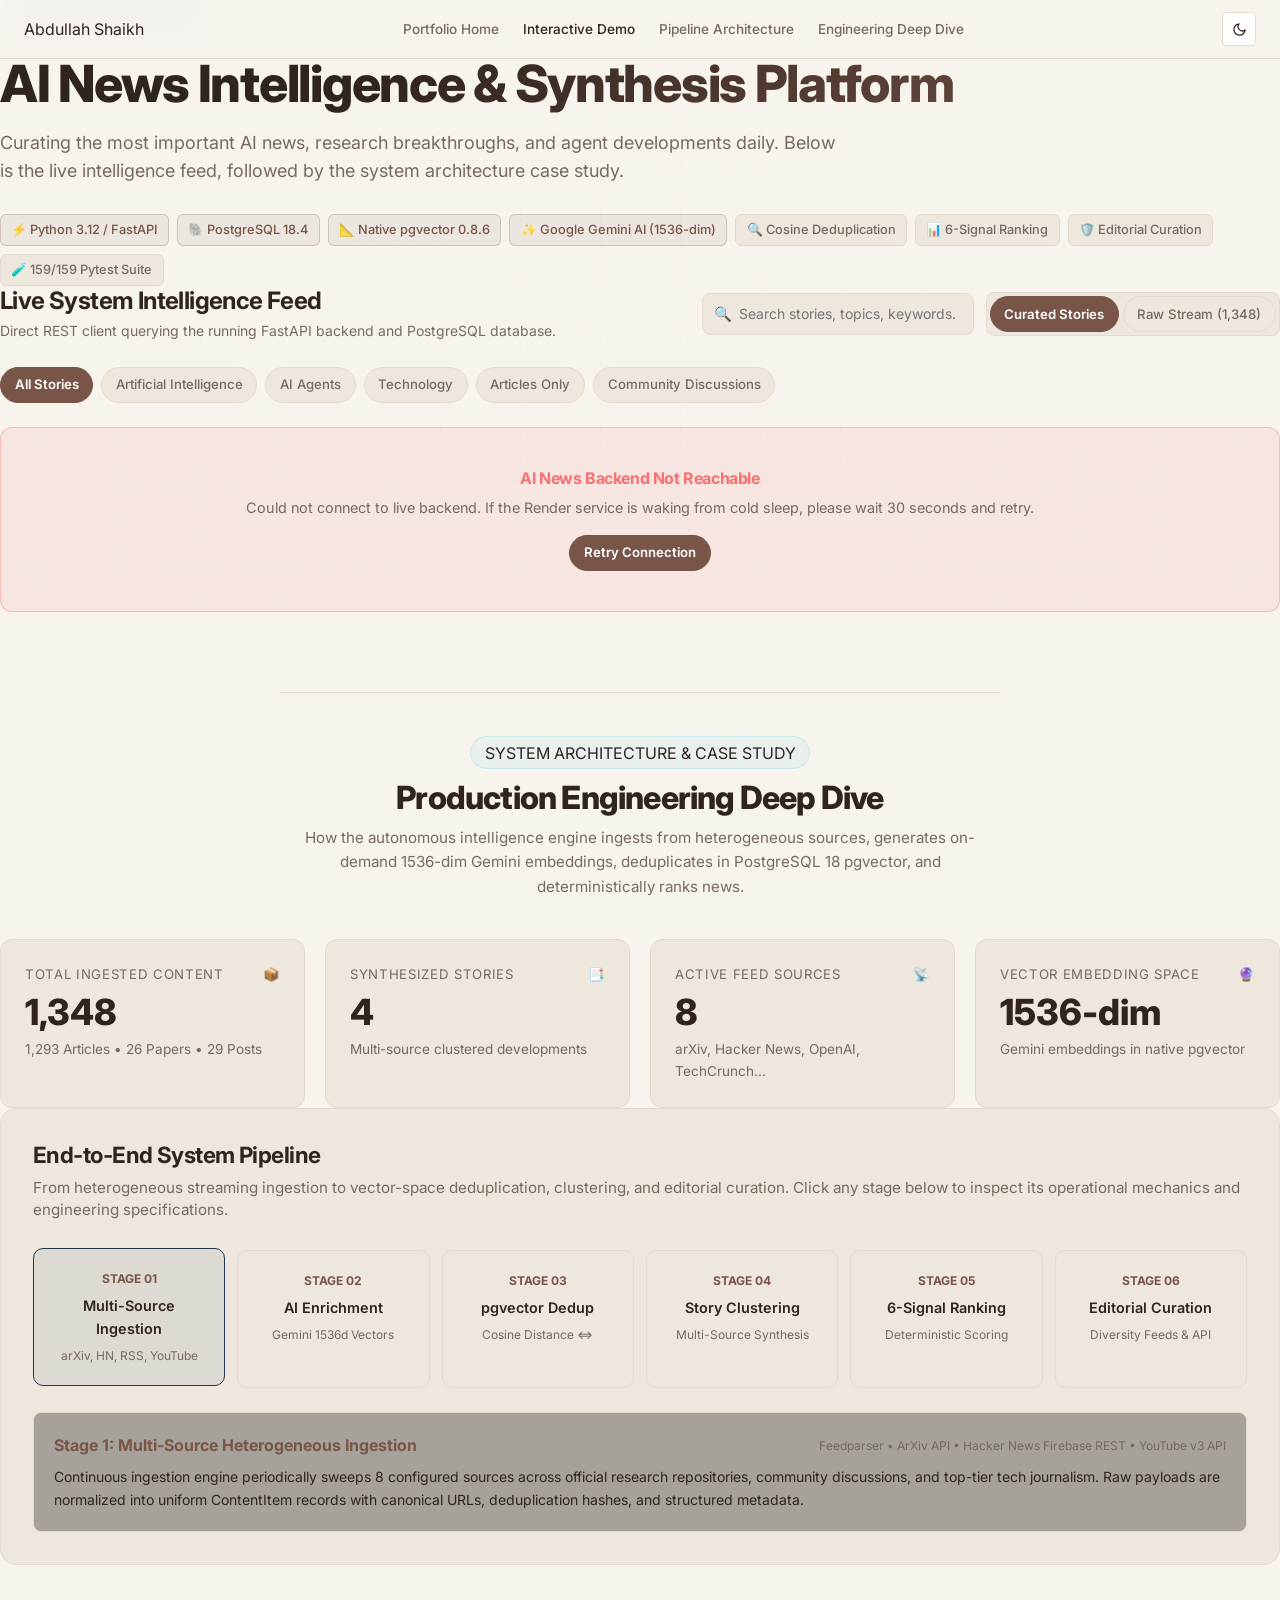
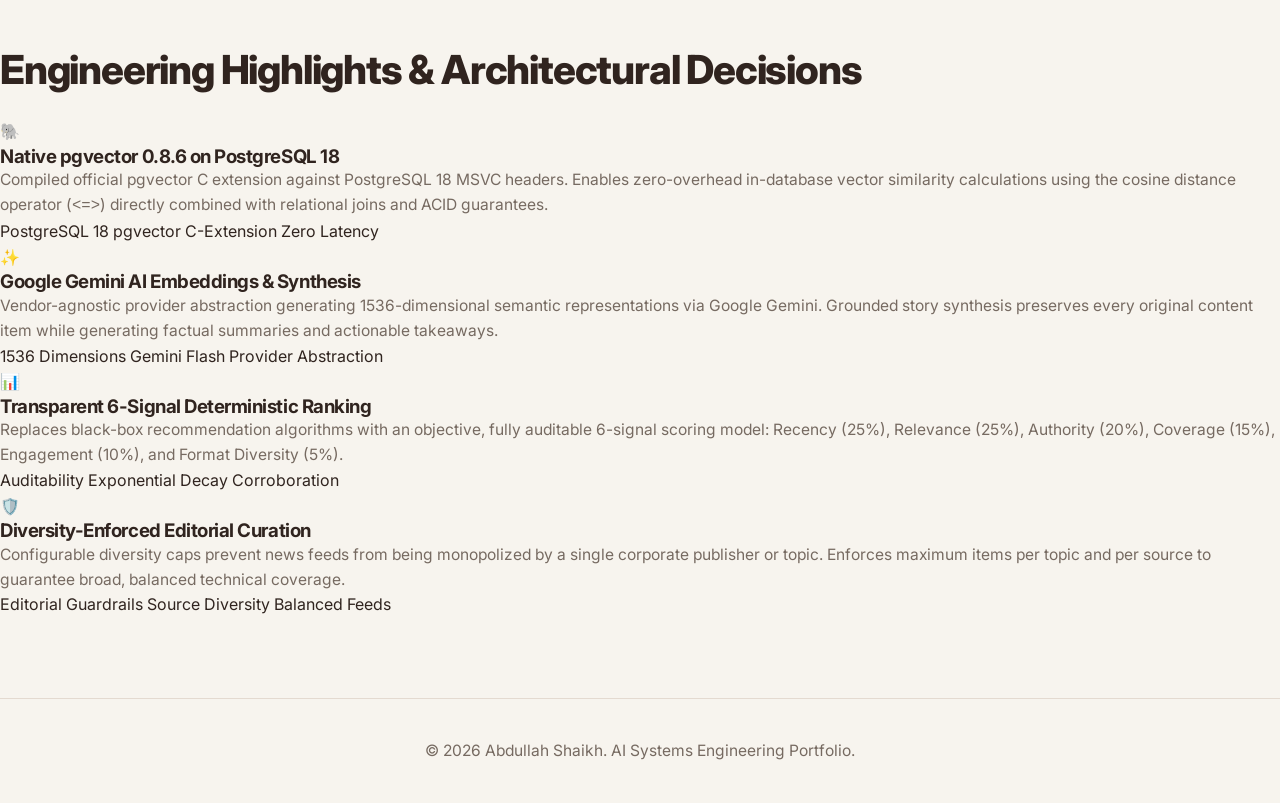
<file: projects/ai-news.html>
<!DOCTYPE html>
<html lang="en">
<head>
    <meta charset="UTF-8" />
    <meta name="viewport" content="width=device-width, initial-scale=1.0" />
    <title>AI News Intelligence & Synthesis Platform | Abdullah Shaikh</title>
    <meta name="description" content="Automated multi-source AI news intelligence engine with Google Gemini embeddings, native PostgreSQL 18 pgvector cosine deduplication, and 6-signal deterministic ranking." />
    <meta name="author" content="Abdullah Shaikh" />

    <!-- Google Fonts -->
    <link rel="preconnect" href="https://fonts.googleapis.com">
    <link rel="preconnect" href="https://fonts.gstatic.com" crossorigin>
    <link href="https://fonts.googleapis.com/css2?family=Inter:wght@400;500;600;700;800&family=JetBrains+Mono:wght@400;600&display=swap" rel="stylesheet">

    <!-- Styles -->
    <link rel="stylesheet" href="../styles/main.css?v=8" />

    <!-- Immediate Self-Contained Theme Controller -->
    <script>
        (function() {
            var SUN_SVG = '<svg width="16" height="16" viewBox="0 0 24 24" fill="none" stroke="currentColor" stroke-width="2" stroke-linecap="round" stroke-linejoin="round"><circle cx="12" cy="12" r="5"></circle><line x1="12" y1="1" x2="12" y2="3"></line><line x1="12" y1="21" x2="12" y2="23"></line><line x1="4.22" y1="4.22" x2="5.64" y2="5.64"></line><line x1="18.36" y1="18.36" x2="19.78" y2="19.78"></line><line x1="1" y1="12" x2="3" y2="12"></line><line x1="21" y1="12" x2="23" y2="12"></line><line x1="4.22" y1="19.78" x2="5.64" y2="18.36"></line><line x1="18.36" y1="5.64" x2="19.78" y2="4.22"></line></svg>';
            var MOON_SVG = '<svg width="16" height="16" viewBox="0 0 24 24" fill="none" stroke="currentColor" stroke-width="2" stroke-linecap="round" stroke-linejoin="round"><path d="M21 12.79A9 9 0 1 1 11.21 3 7 7 0 0 0 21 12.79z"></path></svg>';

            function syncButtons(isLight) {
                var btns = document.querySelectorAll("#as-theme-toggle, .as-theme-btn");
                btns.forEach(function(b) {
                    b.innerHTML = isLight ? MOON_SVG : SUN_SVG;
                    b.setAttribute("title", isLight ? "Switch to Dark Mode" : "Switch to Light Mode");
                    b.setAttribute("aria-label", isLight ? "Switch to Dark Mode" : "Switch to Light Mode");
                });
            }

            function applyTheme(isLight) {
                var root = document.documentElement;
                var body = document.body;
                if (isLight) {
                    root.classList.add("as-light-theme");
                    root.setAttribute("data-theme", "light");
                    if (body) body.classList.add("as-light-theme");
                    try { localStorage.setItem("as-theme", "light"); } catch(e) {}
                } else {
                    root.classList.remove("as-light-theme");
                    root.setAttribute("data-theme", "dark");
                    if (body) body.classList.remove("as-light-theme");
                    try { localStorage.setItem("as-theme", "dark"); } catch(e) {}
                }
                syncButtons(isLight);
            }

            window.applyTheme = applyTheme;
            window.toggleTheme = function() {
                var isLight = document.documentElement.classList.contains("as-light-theme") || 
                              document.documentElement.getAttribute("data-theme") === "light";
                applyTheme(!isLight);
            };

            // Immediate execution in head to eliminate theme flash
            try {
                var saved = localStorage.getItem("as-theme");
                var prefersDark = window.matchMedia && window.matchMedia("(prefers-color-scheme: dark)").matches;
                var isLight = saved === "light" || (!saved && !prefersDark && window.matchMedia && window.matchMedia("(prefers-color-scheme: light)").matches);
                if (isLight) {
                    document.documentElement.classList.add("as-light-theme");
                    document.documentElement.setAttribute("data-theme", "light");
                } else {
                    document.documentElement.classList.remove("as-light-theme");
                    document.documentElement.setAttribute("data-theme", "dark");
                }
            } catch(e) {}

            // Re-sync button icons when DOM is ready
            if (document.readyState === "loading") {
                document.addEventListener("DOMContentLoaded", function() {
                    var currentIsLight = document.documentElement.classList.contains("as-light-theme") || 
                                         document.documentElement.getAttribute("data-theme") === "light";
                    syncButtons(currentIsLight);
                });
            }
        })();
    </script>
</head>
<body>

    <!-- Ambient Live AI Background (Frontend Only) -->
    <div id="as-ambient-bg" class="as-ambient-bg" aria-hidden="true">
        <canvas id="as-ambient-canvas"></canvas>
        <div class="as-ambient-grid"></div>
    </div>

    <!-- ================= NAVBAR ================= -->
    <header class="as-navbar">
        <nav class="as-navbar-container">
            <div class="as-logo">
                <a href="../index.html" style="color: inherit; text-decoration: none;">Abdullah Shaikh</a>
            </div>

            <ul class="as-nav-links">
                <li><a href="../index.html">Portfolio Home</a></li>
                <li><a href="#as-live-demo">Interactive Demo</a></li>
                <li><a href="#as-pipeline">Pipeline Architecture</a></li>
                <li><a href="#as-engineering">Engineering Deep Dive</a></li>
            </ul>

            <!-- Theme Toggle -->
            <button type="button" id="as-theme-toggle" class="as-theme-btn" onclick="toggleTheme()" aria-label="Toggle Dark/Light Mode" title="Toggle Theme">
                <svg width="16" height="16" viewBox="0 0 24 24" fill="none" stroke="currentColor" stroke-width="2" stroke-linecap="round" stroke-linejoin="round"><circle cx="12" cy="12" r="5"></circle><line x1="12" y1="1" x2="12" y2="3"></line><line x1="12" y1="21" x2="12" y2="23"></line><line x1="4.22" y1="4.22" x2="5.64" y2="5.64"></line><line x1="18.36" y1="18.36" x2="19.78" y2="19.78"></line><line x1="1" y1="12" x2="3" y2="12"></line><line x1="21" y1="12" x2="23" y2="12"></line><line x1="4.22" y1="19.78" x2="5.64" y2="18.36"></line><line x1="18.36" y1="5.64" x2="19.78" y2="4.22"></line></svg>
            </button>
        </nav>
    </header>

    <!-- ================= MAIN CONTENT ================= -->
    <main class="as-container as-news-project-wrap">

        <!-- Flagship Hero -->
        <section class="as-news-hero as-reveal">
            <div class="as-live-badge">
                <span class="as-pulse-dot" id="as-pulse-dot"></span>
                <span id="as-live-badge-status">CONNECTING TO FASTAPI BACKEND...</span>
            </div>

            <h1 class="as-news-hero-title">
                AI News Intelligence &amp; Synthesis Platform
            </h1>

            <p class="as-news-hero-subtitle">
                Curating the most important AI news, research breakthroughs, and agent developments daily. Below is the live intelligence feed, followed by the system architecture case study.
            </p>

            <div class="as-hero-pills">
                <span class="as-tech-pill highlight">⚡ Python 3.12 / FastAPI</span>
                <span class="as-tech-pill highlight">🐘 PostgreSQL 18.4</span>
                <span class="as-tech-pill highlight">📐 Native pgvector 0.8.6</span>
                <span class="as-tech-pill highlight">✨ Google Gemini AI (1536-dim)</span>
                <span class="as-tech-pill">🔍 Cosine Deduplication</span>
                <span class="as-tech-pill">📊 6-Signal Ranking</span>
                <span class="as-tech-pill">🛡️ Editorial Curation</span>
                <span class="as-tech-pill">🧪 159/159 Pytest Suite</span>
            </div>
        </section>

        <!-- Real-Time Metrics KPI Grid -->
        
<section id="as-live-demo" class="as-reveal">
            <div class="as-feed-header">
                <div class="as-feed-title-wrap">
                    <h3>Live System Intelligence Feed</h3>
                    <p>Direct REST client querying the running FastAPI backend and PostgreSQL database.</p>
                </div>

                <div class="as-feed-controls">
                    <div class="as-search-box">
                        <span class="as-search-icon">🔍</span>
                        <input type="text" id="as-news-search" class="as-search-input" placeholder="Search stories, topics, keywords..." />
                    </div>

                    <div style="display:flex;gap:0.25rem;background:var(--as-color-bg-secondary);padding:3px;border-radius:8px;border:1px solid var(--as-color-border);">
                        <button id="as-view-curated-btn" class="as-tab-btn active">Curated Stories</button>
                        <button id="as-view-raw-btn" class="as-tab-btn">Raw Stream (1,348)</button>
                    </div>
                </div>
            </div>

            <!-- Curated Stories View -->
            <div id="as-curated-feed-section">
                <!-- Topic & Type Filter Pills -->
                <div class="as-filter-tabs" id="as-filter-tabs">
                    <button class="as-tab-btn active" data-topic="ALL">All Stories</button>
                    <button class="as-tab-btn" data-topic="Artificial Intelligence">Artificial Intelligence</button>
                    <button class="as-tab-btn" data-topic="AI Agents">AI Agents</button>
                    <button class="as-tab-btn" data-topic="Technology">Technology</button>
                    <button class="as-tab-btn" data-type="ARTICLE">Articles Only</button>
                    <button class="as-tab-btn" data-type="COMMUNITY_POST">Community Discussions</button>
                </div>

                <!-- Story Cards Grid -->
                <div class="as-stories-grid" id="as-stories-grid">
                    <!-- Dynamic story cards rendered by ai-news-project.js -->
                </div>
            </div>

            <!-- Raw Ingested Stream View -->
            <div id="as-raw-stream-section" style="display: none;">
                <div class="as-raw-table-wrap">
                    <table class="as-raw-table">
                        <thead>
                            <tr>
                                <th>Title &amp; Canonical URL</th>
                                <th>Source</th>
                                <th>Format</th>
                                <th>Published</th>
                                <th>AI Relevance</th>
                            </tr>
                        </thead>
                        <tbody id="as-raw-tbody">
                            <!-- Injected by controller -->
                        </tbody>
                    </table>
                </div>

                <div style="display:flex;justify-content:space-between;align-items:center;padding:0.5rem 0;">
                    <div id="as-raw-page-info" style="font-size:0.85rem;color:var(--as-color-text-secondary);">Page 1 of 1</div>
                    <div style="display:flex;gap:0.5rem;">
                        <button id="as-raw-prev" class="as-tab-btn" disabled>&larr; Previous</button>
                        <button id="as-raw-next" class="as-tab-btn">Next &rarr;</button>
                    </div>
                </div>
            </div>
        </section>

        <!-- Technical Deep Dive & Architecture Decisions -->
        

        <!-- ================= SYSTEM ARCHITECTURE CASE STUDY ================= -->
        <div class="as-case-study-header as-reveal" style="text-align: center; margin: 5rem auto 2.5rem; max-width: 720px; padding-top: 3rem; border-top: 1px solid var(--as-color-border);">
            <span class="as-engineer-tag" style="background: rgba(76, 201, 240, 0.08); border: 1px solid rgba(76, 201, 240, 0.2); padding: 0.35rem 0.85rem; border-radius: 9999px;">SYSTEM ARCHITECTURE &amp; CASE STUDY</span>
            <h2 style="font-size: 2rem; font-weight: 800; color: var(--as-color-text-primary); margin: 0.75rem 0 0.5rem 0;">Production Engineering Deep Dive</h2>
            <p style="font-size: 0.95rem; color: var(--as-color-text-secondary); line-height: 1.6;">
                How the autonomous intelligence engine ingests from heterogeneous sources, generates on-demand 1536-dim Gemini embeddings, deduplicates in PostgreSQL 18 pgvector, and deterministically ranks news.
            </p>
        </div>

<section class="as-kpi-grid as-reveal">
            <div class="as-kpi-card">
                <div class="as-kpi-label">
                    <span>Total Ingested Content</span>
                    <span>📦</span>
                </div>
                <div class="as-kpi-val" id="as-kpi-items">1,348</div>
                <div class="as-kpi-subtext" id="as-kpi-items-sub">1,293 Articles • 26 Papers • 29 Posts</div>
            </div>

            <div class="as-kpi-card">
                <div class="as-kpi-label">
                    <span>Synthesized Stories</span>
                    <span>📑</span>
                </div>
                <div class="as-kpi-val" id="as-kpi-stories">4</div>
                <div class="as-kpi-subtext">Multi-source clustered developments</div>
            </div>

            <div class="as-kpi-card">
                <div class="as-kpi-label">
                    <span>Active Feed Sources</span>
                    <span>📡</span>
                </div>
                <div class="as-kpi-val" id="as-kpi-sources">8</div>
                <div class="as-kpi-subtext">arXiv, Hacker News, OpenAI, TechCrunch...</div>
            </div>

            <div class="as-kpi-card">
                <div class="as-kpi-label">
                    <span>Vector Embedding Space</span>
                    <span>🔮</span>
                </div>
                <div class="as-kpi-val" id="as-kpi-dim">1536-dim</div>
                <div class="as-kpi-subtext">Gemini embeddings in native pgvector</div>
            </div>
        </section>

        <!-- Interactive Pipeline Architecture -->
        
<section id="as-pipeline" class="as-pipeline-card as-reveal">
            <h2 class="as-pipeline-title">End-to-End System Pipeline</h2>
            <p class="as-pipeline-desc">
                From heterogeneous streaming ingestion to vector-space deduplication, clustering, and editorial curation. Click any stage below to inspect its operational mechanics and engineering specifications.
            </p>

            <div class="as-pipeline-flow">
                <div class="as-pipeline-step active" data-step="1">
                    <div class="as-step-num">STAGE 01</div>
                    <div class="as-step-name">Multi-Source Ingestion</div>
                    <div class="as-step-detail">arXiv, HN, RSS, YouTube</div>
                </div>

                <div class="as-pipeline-step" data-step="2">
                    <div class="as-step-num">STAGE 02</div>
                    <div class="as-step-name">AI Enrichment</div>
                    <div class="as-step-detail">Gemini 1536d Vectors</div>
                </div>

                <div class="as-pipeline-step" data-step="3">
                    <div class="as-step-num">STAGE 03</div>
                    <div class="as-step-name">pgvector Dedup</div>
                    <div class="as-step-detail">Cosine Distance &lt;=&gt;</div>
                </div>

                <div class="as-pipeline-step" data-step="4">
                    <div class="as-step-num">STAGE 04</div>
                    <div class="as-step-name">Story Clustering</div>
                    <div class="as-step-detail">Multi-Source Synthesis</div>
                </div>

                <div class="as-pipeline-step" data-step="5">
                    <div class="as-step-num">STAGE 05</div>
                    <div class="as-step-name">6-Signal Ranking</div>
                    <div class="as-step-detail">Deterministic Scoring</div>
                </div>

                <div class="as-pipeline-step" data-step="6">
                    <div class="as-step-num">STAGE 06</div>
                    <div class="as-step-name">Editorial Curation</div>
                    <div class="as-step-detail">Diversity Feeds &amp; API</div>
                </div>
            </div>

            <div class="as-pipeline-inspector" id="as-pipeline-inspector">
                <div style="display:flex;justify-content:space-between;align-items:center;margin-bottom:0.5rem;">
                    <strong style="color:var(--as-color-accent);font-size:1rem;">Stage 1: Multi-Source Heterogeneous Ingestion</strong>
                    <span style="font-size:0.75rem;color:var(--as-color-text-secondary);">Feedparser • ArXiv API • Hacker News Firebase REST • YouTube v3 API</span>
                </div>
                <p style="color:var(--as-color-text-primary);margin:0;font-size:0.875rem;">
                    Continuous ingestion engine periodically sweeps 8 configured sources across official research repositories, community discussions, and top-tier tech journalism. Raw payloads are normalized into uniform ContentItem records with canonical URLs, deduplication hashes, and structured metadata.
                </p>
            </div>
        </section>

        <!-- Interactive Live Demo & Stream Explorer -->
        
<section id="as-engineering" class="as-section as-reveal" style="margin-top: var(--as-space-lg);">
            <h2 class="as-section-title">Engineering Highlights &amp; Architectural Decisions</h2>

            <div class="as-systems-grid" style="margin-top: 1.5rem;">
                <div class="as-system-card">
                    <div class="as-system-icon">🐘</div>
                    <h3 class="as-system-title">Native pgvector 0.8.6 on PostgreSQL 18</h3>
                    <p class="as-system-description">
                        Compiled official pgvector C extension against PostgreSQL 18 MSVC headers. Enables zero-overhead in-database vector similarity calculations using the cosine distance operator (<code>&lt;=&gt;</code>) directly combined with relational joins and ACID guarantees.
                    </p>
                    <div class="as-system-tags">
                        <span class="as-system-tag">PostgreSQL 18</span>
                        <span class="as-system-tag">pgvector C-Extension</span>
                        <span class="as-system-tag">Zero Latency</span>
                    </div>
                </div>

                <div class="as-system-card">
                    <div class="as-system-icon">✨</div>
                    <h3 class="as-system-title">Google Gemini AI Embeddings &amp; Synthesis</h3>
                    <p class="as-system-description">
                        Vendor-agnostic provider abstraction generating 1536-dimensional semantic representations via Google Gemini. Grounded story synthesis preserves every original content item while generating factual summaries and actionable takeaways.
                    </p>
                    <div class="as-system-tags">
                        <span class="as-system-tag">1536 Dimensions</span>
                        <span class="as-system-tag">Gemini Flash</span>
                        <span class="as-system-tag">Provider Abstraction</span>
                    </div>
                </div>

                <div class="as-system-card">
                    <div class="as-system-icon">📊</div>
                    <h3 class="as-system-title">Transparent 6-Signal Deterministic Ranking</h3>
                    <p class="as-system-description">
                        Replaces black-box recommendation algorithms with an objective, fully auditable 6-signal scoring model: Recency (25%), Relevance (25%), Authority (20%), Coverage (15%), Engagement (10%), and Format Diversity (5%).
                    </p>
                    <div class="as-system-tags">
                        <span class="as-system-tag">Auditability</span>
                        <span class="as-system-tag">Exponential Decay</span>
                        <span class="as-system-tag">Corroboration</span>
                    </div>
                </div>

                <div class="as-system-card">
                    <div class="as-system-icon">🛡️</div>
                    <h3 class="as-system-title">Diversity-Enforced Editorial Curation</h3>
                    <p class="as-system-description">
                        Configurable diversity caps prevent news feeds from being monopolized by a single corporate publisher or topic. Enforces maximum items per topic and per source to guarantee broad, balanced technical coverage.
                    </p>
                    <div class="as-system-tags">
                        <span class="as-system-tag">Editorial Guardrails</span>
                        <span class="as-system-tag">Source Diversity</span>
                        <span class="as-system-tag">Balanced Feeds</span>
                    </div>
                </div>
            </div>
        </section>

    </main>

    <!-- Transparent Ranking Breakdown Modal -->
    <div class="as-modal-backdrop" id="as-ranking-modal">
        <div class="as-modal-content">
            <button class="as-modal-close" id="as-modal-close">&times;</button>
            <h3 class="as-modal-title" id="as-modal-story-title">Ranking Breakdown</h3>
            <p class="as-modal-subtitle">
                Transparent multi-signal mathematical breakdown evaluated by the ranking engine.
            </p>
            <div id="as-ranking-modal-body">
                <!-- Injected by ai-news-project.js -->
            </div>
        </div>
    </div>

    <!-- ================= FOOTER ================= -->
    <footer class="as-footer">
        <div class="as-container">
            <p>&copy; 2026 Abdullah Shaikh. AI Systems Engineering Portfolio.</p>
        </div>
    </footer>

    <!-- Scripts -->
    <script type="module" src="../scripts/main.js"></script>
    <script type="module" src="../scripts/systems/ai-news-project.js"></script>
</body>
</html>
</file>
<file: styles/main.css>
/* ===== BUNDLED PRODUCTION MAIN STYLESHEET (BROWN & NAVY PALETTE) ===== */

/* --- styles/base/reset.css --- */
/* ===== CSS RESET ===== */

*,
*::before,
*::after {
    box-sizing: border-box;
    margin: 0;
    padding: 0;
}

html {
    scroll-behavior: smooth;
}

body {
    line-height: 1.6;
    -webkit-font-smoothing: antialiased;
}

a {
    color: inherit;
    text-decoration: none;
}

img,
picture,
video,
canvas {
    display: block;
    max-width: 100%;
}

button,
input,
textarea,
select {
    font: inherit;
}

/* --- styles/base/variables.css --- */
/* ==========================================================================
   PREMIUM BROWN & NAVY DESIGN TOKEN SYSTEM
   Inspired by Kazio Labs: Warm brown, deep navy, warm ivory, and deep espresso
   Cohesive across all components in both Light and Dark themes.
   ========================================================================== */

/* DARK THEME (DEFAULT / DARK MODE) */
:root,
:root[data-theme="dark"] {
    /* Base Color Tokens */
    --background: #101A28;            /* Deep navy main background */
    --foreground: #F5F0E8;            /* Warm ivory primary text */
    --muted: #132032;                 /* Soft navy section background */
    --muted-foreground: #B7C0CB;      /* Secondary muted gray-blue text */
    
    --surface: #172435;               /* Card & panel surface */
    --surface-hover: #1D2D40;         /* Elevated surface & card hover */
    --surface-elevated: #1D2D40;      /* Elevated floating modal / card */
    
    --border: #2B3A4D;                /* Subtle navy border */
    --border-strong: #3D5068;         /* Strong border for interactive elements */
    
    /* Brand Accents */
    --primary-accent: #C49A76;        /* Warm caramel (Brown accent in dark mode) */
    --primary-accent-hover: #D6AE8C;
    --primary-accent-text: #101A28;
    
    --secondary-accent: #8DA8C5;      /* Muted steel blue (Navy accent in dark mode) */
    --secondary-accent-hover: #A4BCD6;
    --secondary-accent-text: #101A28;

    /* Semantic Action Tokens */
    --primary: #C49A76;               /* Warm caramel CTA */
    --primary-foreground: #101A28;    /* Deep navy text on primary button */
    
    --secondary: #172435;             /* Secondary neutral button */
    --secondary-foreground: #F5F0E8;
    --secondary-hover: #1D2D40;

    --accent: #1D2D40;
    --accent-foreground: #F5F0E8;
    
    --success: #34D399;
    --success-bg: rgba(52, 211, 153, 0.12);
    --danger: #F87171;

    /* Technical highlights / badges */
    --tech-tag-bg: #172435;
    --tech-tag-border: #2B3A4D;
    --tech-tag-text: #C49A76;
    --tech-tag-highlight: #F5F0E8;

    /* Accent Pill Tokens for Projects (replacing legacy cyan & purple) */
    --pill-navy-bg: rgba(141, 168, 197, 0.15);
    --pill-navy-border: rgba(141, 168, 197, 0.35);
    --pill-navy-text: #8DA8C5;
    
    --pill-brown-bg: rgba(196, 154, 118, 0.15);
    --pill-brown-border: rgba(196, 154, 118, 0.35);
    --pill-brown-text: #C49A76;

    /* Hero Scrim Background (Left solid navy fade to right subtle ambient dark scrim) */
    --hero-scrim: linear-gradient(
        to right,
        rgba(16, 26, 40, 1) 0%,
        rgba(16, 26, 40, 0.98) 34%,
        rgba(16, 26, 40, 0.84) 42%,
        rgba(16, 26, 40, 0.42) 52%,
        rgba(16, 26, 40, 0.18) 65%,
        rgba(16, 26, 40, 0.28) 100%
    );
    --hero-scrim-mobile: linear-gradient(
        to bottom,
        rgba(16, 26, 40, 0.98) 0%,
        rgba(16, 26, 40, 0.90) 45%,
        rgba(16, 26, 40, 0.55) 70%,
        rgba(16, 26, 40, 0.35) 100%
    );

    /* Typography */
    --font-primary: 'Inter', -apple-system, BlinkMacSystemFont, 'Segoe UI', Roboto, sans-serif;
    --font-mono: 'JetBrains Mono', 'Fira Code', monospace;

    /* Radius System */
    --radius-sm: 4px;
    --radius-md: 8px;
    --radius-lg: 12px;
    --radius-full: 9999px;

    /* Shadows & Transitions */
    --shadow-sm: 0 1px 3px rgba(0, 0, 0, 0.35);
    --shadow-card: 0 4px 24px rgba(0, 0, 0, 0.45);
    --shadow-card-hover: 0 10px 35px rgba(0, 0, 0, 0.65);
    --transition: 0.2s cubic-bezier(0.16, 1, 0.3, 1);

    /* Glass Navbar */
    --as-color-bg-glass: rgba(16, 26, 40, 0.92);

    /* Backward compatibility aliases */
    --as-color-bg-primary: var(--background);
    --as-color-bg-secondary: var(--muted);
    --as-color-bg-card: var(--surface);
    --as-color-bg-card-hover: var(--surface-hover);
    --as-color-text-primary: var(--foreground);
    --as-color-text-secondary: var(--muted-foreground);
    --as-color-text-muted: #8E9BAA;
    --as-color-border: var(--border);
    --as-color-border-hover: var(--border-strong);
    --as-color-accent: var(--primary-accent);
    --as-color-accent-blue: var(--secondary-accent);
    --as-color-accent-glow: rgba(196, 154, 118, 0.08);
    --as-color-accent-blue-glow: rgba(141, 168, 197, 0.08);
    --as-color-success: var(--success);
}

/* LIGHT THEME (WARM IVORY & RICH BROWN / NAVY) */
:root[data-theme="light"],
:root.as-light-theme,
body.as-light-theme {
    /* Base Color Tokens */
    --background: #F7F4EE;            /* Warm ivory main background */
    --foreground: #30241F;            /* Deep espresso primary text */
    --muted: #EEE7DE;                 /* Soft section background */
    --muted-foreground: #766A61;      /* Muted brown-gray secondary text */
    
    --surface: #FFFFFF;               /* Crisp white card surface */
    --surface-hover: #F2ECE3;         /* Warm ivory card hover */
    --surface-elevated: #FFFFFF;      /* Elevated floating surface */
    
    --border: #E4DAD0;                /* Warm taupe subtle border */
    --border-strong: #CFC3B5;         /* Strong border for interactive elements */
    
    /* Brand Accents */
    --primary-accent: #795548;        /* Rich brown accent */
    --primary-accent-hover: #624237;
    --primary-accent-text: #FFFFFF;
    
    --secondary-accent: #23364D;      /* Deep navy secondary accent */
    --secondary-accent-hover: #1A293B;
    --secondary-accent-text: #FFFFFF;

    /* Semantic Action Tokens */
    --primary: #795548;               /* Rich brown primary CTA */
    --primary-foreground: #FFFFFF;    /* White text on rich brown */
    
    --secondary: #FFFFFF;             /* Neutral white surface button */
    --secondary-foreground: #30241F;  /* Deep espresso text */
    --secondary-hover: #F2ECE3;

    --accent: #EEE7DE;
    --accent-foreground: #30241F;
    
    --success: #2D7A50;
    --success-bg: rgba(45, 122, 80, 0.1);
    --danger: #DC2626;

    /* Technical highlights / badges */
    --tech-tag-bg: #EEE7DE;
    --tech-tag-border: #E4DAD0;
    --tech-tag-text: #503E33;
    --tech-tag-highlight: #30241F;

    /* Accent Pill Tokens for Projects */
    --pill-navy-bg: rgba(35, 54, 77, 0.08);
    --pill-navy-border: rgba(35, 54, 77, 0.25);
    --pill-navy-text: #23364D;
    
    --pill-brown-bg: rgba(121, 85, 72, 0.08);
    --pill-brown-border: rgba(121, 85, 72, 0.25);
    --pill-brown-text: #795548;

    /* Hero Scrim Background (Left solid cream fade to right subtle rich dark scrim) */
    --hero-scrim: linear-gradient(
        to right,
        rgba(247, 244, 238, 1) 0%,
        rgba(247, 244, 238, 1) 34%,
        rgba(247, 244, 238, 0.92) 40%,
        rgba(247, 244, 238, 0.65) 46%,
        rgba(247, 244, 238, 0.20) 52%,
        rgba(247, 244, 238, 0) 56%,
        rgba(20, 24, 34, 0.24) 68%,
        rgba(16, 26, 40, 0.36) 100%
    );
    --hero-scrim-mobile: linear-gradient(
        to bottom,
        rgba(247, 244, 238, 0.98) 0%,
        rgba(247, 244, 238, 0.92) 45%,
        rgba(247, 244, 238, 0.55) 70%,
        rgba(16, 26, 40, 0.28) 100%
    );

    /* Shadows & Transitions */
    --shadow-sm: 0 1px 3px rgba(48, 36, 31, 0.05);
    --shadow-card: 0 4px 20px rgba(48, 36, 31, 0.06);
    --shadow-card-hover: 0 10px 30px rgba(48, 36, 31, 0.12);

    /* Glass Navbar */
    --as-color-bg-glass: rgba(247, 244, 238, 0.94);

    /* Backward compatibility aliases */
    --as-color-bg-primary: var(--background);
    --as-color-bg-secondary: var(--muted);
    --as-color-bg-card: var(--surface);
    --as-color-bg-card-hover: var(--surface-hover);
    --as-color-text-primary: var(--foreground);
    --as-color-text-secondary: var(--muted-foreground);
    --as-color-text-muted: #8A7E75;
    --as-color-border: var(--border);
    --as-color-border-hover: var(--border-strong);
    --as-color-accent: var(--primary-accent);
    --as-color-accent-blue: var(--secondary-accent);
    --as-color-accent-glow: rgba(121, 85, 72, 0.05);
    --as-color-accent-blue-glow: rgba(35, 54, 77, 0.05);
    --as-color-success: var(--success);
}

/* --- styles/base/typography.css --- */
/* ===== UNIFIED TYPOGRAPHY SYSTEM ===== */

html {
    scroll-behavior: smooth;
}

body {
    font-family: var(--font-primary);
    background-color: var(--background);
    color: var(--foreground);
    line-height: 1.6;
    -webkit-font-smoothing: antialiased;
    -moz-osx-font-smoothing: grayscale;
    overflow-x: hidden;
    transition: background-color var(--transition), color var(--transition);
}

::selection {
    background-color: var(--primary);
    color: var(--primary-foreground);
}

h1, h2, h3, h4, h5, h6 {
    font-family: var(--font-primary);
    font-weight: 700;
    line-height: 1.25;
    color: var(--foreground);
    letter-spacing: -0.025em;
}

.as-section-header {
    text-align: center;
    max-width: 720px;
    margin: 0 auto 3rem auto;
}

.as-section-eyebrow {
    display: inline-flex;
    align-items: center;
    gap: 0.45rem;
    font-family: var(--font-mono);
    font-size: 0.75rem;
    font-weight: 600;
    letter-spacing: 0.1em;
    text-transform: uppercase;
    color: var(--muted-foreground);
    background: var(--muted);
    border: 1px solid var(--border);
    padding: 0.25rem 0.75rem;
    border-radius: var(--radius-full);
    margin-bottom: 0.75rem;
}

.as-section-title {
    font-size: clamp(1.85rem, 3.2vw, 2.5rem);
    font-weight: 800;
    letter-spacing: -0.03em;
    color: var(--foreground);
    margin-bottom: 0.5rem;
}

.as-section-subtitle {
    font-size: 1rem;
    color: var(--muted-foreground);
    line-height: 1.6;
    margin: 0;
}

.as-mono {
    font-family: var(--font-mono);
}

p {
    color: var(--muted-foreground);
    font-size: 0.975rem;
}


/* --- styles/base/globals.css --- */
/* ===== GLOBAL UTILITIES & BUTTONS ===== */

.as-section {
    padding: 5rem 0;
    position: relative;
}

.as-container {
    width: min(100% - 32px, 1200px);
    margin: 0 auto;
}

/* Wide Responsive Container for Left-Aligned Technical Sections (1400px) */
.as-container-wide {
    width: min(100% - 48px, 1400px);
    margin: 0 auto;
    box-sizing: border-box;
}

/* Intentional Narrow Centered Container for Contact Section */
.as-contact-container {
    width: min(100% - 32px, 780px);
    margin: 0 auto;
    text-align: center;
}

/* Left-Aligned Section Header Hierarchy */
.as-section-header-left {
    text-align: left;
    margin-bottom: 2.5rem;
}

.as-section-header-left .as-section-eyebrow {
    display: inline-flex;
    align-items: center;
    gap: 0.5rem;
    font-family: var(--font-mono);
    font-size: 0.8125rem;
    font-weight: 600;
    color: var(--muted-foreground);
    text-transform: uppercase;
    letter-spacing: 0.08em;
    margin-bottom: 0.65rem;
}

.as-section-header-left .as-section-title {
    font-size: clamp(1.75rem, 3.5vw, 2.35rem);
    font-weight: 800;
    color: var(--foreground);
    letter-spacing: -0.03em;
    margin-bottom: 0.75rem;
    line-height: 1.15;
}

.as-section-header-left .as-section-desc {
    color: var(--muted-foreground);
    font-size: 1rem;
    line-height: 1.6;
    max-width: 720px;
    margin: 0 0 1rem 0;
}

/* Global Subtle Theme Transitions */
html,
body,
.as-navbar,
.as-project-card,
.as-card,
.as-tag,
.as-btn,
.as-modal-container {
    transition: background-color 0.25s ease, color 0.25s ease, border-color 0.25s ease, box-shadow 0.25s ease;
}

/* Base Button System (True Black + White) */
.as-btn {
    display: inline-flex;
    align-items: center;
    justify-content: center;
    gap: 0.5rem;
    font-family: var(--font-primary);
    font-size: 0.875rem;
    font-weight: 600;
    height: 40px;
    padding: 0 1.15rem;
    border-radius: var(--radius-md);
    text-decoration: none;
    cursor: pointer;
    transition: all var(--transition);
    border: 1px solid transparent;
    line-height: 1;
    white-space: nowrap;
    box-sizing: border-box;
}

.as-btn:focus-visible {
    outline: 2px solid var(--foreground);
    outline-offset: 2px;
}

.as-btn-primary {
    background-color: var(--primary);
    color: var(--primary-foreground);
    border-color: var(--primary);
}

.as-btn-primary:hover {
    opacity: 0.9;
    transform: translateY(-1px);
    color: var(--primary-foreground);
}

.as-btn-secondary {
    background-color: var(--surface);
    color: var(--foreground);
    border: 1px solid var(--border);
}

.as-btn-secondary:hover {
    background-color: var(--surface-hover);
    border-color: var(--border-strong);
    color: var(--foreground);
    transform: translateY(-1px);
}

.as-btn-outline {
    background-color: transparent;
    color: var(--muted-foreground);
    border: 1px solid var(--border);
}

.as-btn-outline:hover {
    border-color: var(--border-strong);
    color: var(--foreground);
    background-color: var(--muted);
}

.as-btn-sm {
    height: 32px;
    padding: 0 0.85rem;
    font-size: 0.8125rem;
    border-radius: var(--radius-sm);
}

/* Subtle Technical Grid (Minimal, No Neon Glows) */
.as-grid-bg {
    background-color: var(--background);
    background-image:
        linear-gradient(to right, var(--border) 1px, transparent 1px),
        linear-gradient(to bottom, var(--border) 1px, transparent 1px);
    background-size: 56px 56px;
    background-position: center top;
}

/* Shared Technology Tag / Pill System */
.as-tag {
    display: inline-flex;
    align-items: center;
    gap: 0.35rem;
    font-family: var(--font-mono);
    font-size: 0.75rem;
    font-weight: 500;
    padding: 0.2rem 0.6rem;
    border-radius: var(--radius-sm);
    background: var(--tech-tag-bg);
    border: 1px solid var(--tech-tag-border);
    color: var(--tech-tag-text);
    transition: border-color var(--transition), color var(--transition);
}

.as-tag:hover {
    border-color: var(--border-strong);
    color: var(--foreground);
}

.as-tag.as-tag-accent {
    background: var(--surface-elevated);
    border-color: var(--border-strong);
    color: var(--foreground);
    font-weight: 600;
}

/* Screen Reader Only */
.sr-only {
    position: absolute;
    width: 1px;
    height: 1px;
    padding: 0;
    margin: -1px;
    overflow: hidden;
    clip: rect(0, 0, 0, 0);
    white-space: nowrap;
    border-width: 0;
}

/* --- styles/components/ambient-background.css --- */
/* ===== RESTRAINED WORKSPACE BACKGROUND TEXTURE ===== */

.as-ambient-bg {
    position: fixed;
    top: 0;
    left: 0;
    width: 100vw;
    height: 100vh;
    pointer-events: none;
    z-index: -1;
    overflow: hidden;
    background-color: var(--background);
}

/* Subtle Restrained Hairline Technical Grid (Static & Minimal) */
.as-ambient-grid {
    position: absolute;
    inset: 0;
    background-image: 
        linear-gradient(to right, var(--border) 1px, transparent 1px),
        linear-gradient(to bottom, var(--border) 1px, transparent 1px);
    background-size: 80px 80px;
    background-position: center top;
    opacity: 0.18;
    mask-image: radial-gradient(circle at 50% 25%, rgba(0,0,0,0.8) 0%, rgba(0,0,0,0.05) 70%, rgba(0,0,0,0) 100%);
    -webkit-mask-image: radial-gradient(circle at 50% 25%, rgba(0,0,0,0.8) 0%, rgba(0,0,0,0.05) 70%, rgba(0,0,0,0) 100%);
}

/* Canvas particle layer is suppressed for a clean professional editorial aesthetic */
#as-ambient-canvas {
    display: none;
}



/* --- styles/components/navbar.css --- */
/* ===== UNIFIED CLEAN WORKSPACE NAVBAR ===== */

.as-navbar {
    position: fixed;
    top: 0;
    left: 0;
    width: 100%;
    z-index: 1000;
    background: var(--as-color-bg-glass);
    backdrop-filter: blur(12px);
    -webkit-backdrop-filter: blur(12px);
    border-bottom: 1px solid var(--border);
    transition: all var(--transition);
    padding: 0.75rem 0;
}

.as-navbar.as-scrolled {
    padding: 0.55rem 0;
    box-shadow: var(--shadow-sm);
}

.as-navbar-container {
    width: min(100% - 48px, 1320px);
    margin: 0 auto;
    display: flex;
    align-items: center;
    justify-content: space-between;
    gap: 1.5rem;
}

/* Left: Clean Brand Wordmark */
.as-navbar-brand,
.as-logo {
    display: flex;
    flex-direction: column;
    text-decoration: none !important;
    color: var(--foreground) !important;
    line-height: 1.15;
    transition: opacity var(--transition);
}

.as-navbar-brand:hover,
.as-logo:hover {
    opacity: 0.85;
}

.as-brand-name {
    font-size: 0.975rem;
    font-weight: 700;
    letter-spacing: -0.015em;
    color: var(--foreground) !important;
    white-space: nowrap;
    text-decoration: none !important;
}

.as-brand-role {
    font-family: var(--font-mono);
    font-size: 0.675rem;
    font-weight: 500;
    color: var(--muted-foreground) !important;
    letter-spacing: 0.05em;
    text-transform: uppercase;
    margin-top: 1px;
    text-decoration: none !important;
}

/* Center: Navigation Links */
.as-nav-links {
    display: flex;
    align-items: center;
    gap: 1.5rem;
    list-style: none;
    margin: 0;
    padding: 0;
}

.as-nav-links a {
    text-decoration: none;
    font-size: 0.85rem;
    font-weight: 500;
    color: var(--muted-foreground);
    transition: color var(--transition);
    padding: 0.25rem 0;
    white-space: nowrap;
}

.as-nav-links a:hover,
.as-nav-links a.active {
    color: var(--foreground);
}

/* AI News Live Demo Navigation Pill */
.as-nav-live-pill {
    display: inline-flex !important;
    align-items: center;
    gap: 0.45rem;
    font-size: 0.8125rem !important;
    font-weight: 600 !important;
    color: var(--foreground) !important;
    background: var(--muted);
    border: 1px solid var(--border);
    padding: 0.28rem 0.75rem !important;
    border-radius: var(--radius-full);
    transition: all var(--transition);
    white-space: nowrap;
}

.as-nav-live-pill:hover {
    border-color: var(--border-strong);
    background: var(--surface-hover);
    color: var(--foreground) !important;
    transform: translateY(-1px);
}

.as-nav-live-pill .as-status-dot {
    width: 6px;
    height: 6px;
    border-radius: 50%;
    background-color: var(--success);
    flex-shrink: 0;
    box-shadow: 0 0 8px rgba(34, 197, 94, 0.45);
}

/* Right Actions: Status, Resume CTA, Theme Toggle, Mobile Toggle */
.as-navbar-actions {
    display: flex;
    align-items: center;
    gap: 0.75rem;
}

/* Available Status Badge */
.as-status-indicator {
    display: inline-flex;
    align-items: center;
    gap: 0.45rem;
    font-size: 0.75rem;
    font-weight: 500;
    color: var(--muted-foreground);
    background: var(--muted);
    border: 1px solid var(--border);
    padding: 0.3rem 0.65rem;
    border-radius: var(--radius-full);
    white-space: nowrap;
}

.as-status-dot {
    width: 6px;
    height: 6px;
    border-radius: 50%;
    background-color: var(--success);
    flex-shrink: 0;
}

/* Download Resume Button */
.as-nav-resume-btn {
    display: inline-flex;
    align-items: center;
    gap: 0.4rem;
    font-family: inherit;
    font-size: 0.8125rem;
    font-weight: 600;
    height: 34px;
    padding: 0 0.9rem;
    border-radius: var(--radius-sm);
    background: var(--surface);
    color: var(--foreground);
    border: 1px solid var(--border);
    text-decoration: none;
    cursor: pointer;
    transition: all var(--transition);
    white-space: nowrap;
}

.as-nav-resume-btn:hover {
    background: var(--surface-hover);
    border-color: var(--border-strong);
    color: var(--foreground);
}

/* Compact Theme Toggle Button */
.as-theme-btn {
    display: inline-flex;
    align-items: center;
    justify-content: center;
    width: 34px;
    height: 34px;
    border-radius: var(--radius-sm);
    background: var(--surface);
    border: 1px solid var(--border);
    color: var(--foreground);
    cursor: pointer;
    transition: all var(--transition);
    padding: 0;
    flex-shrink: 0;
}

.as-theme-btn:hover {
    background: var(--surface-hover);
    border-color: var(--border-strong);
}

.as-theme-btn svg {
    width: 15px;
    height: 15px;
}

/* Mobile Hamburger Toggle */
.as-mobile-toggle {
    display: none;
    background: var(--surface);
    border: 1px solid var(--border);
    border-radius: var(--radius-sm);
    color: var(--foreground);
    width: 34px;
    height: 34px;
    cursor: pointer;
    align-items: center;
    justify-content: center;
    padding: 0;
    transition: all var(--transition);
}

.as-mobile-toggle:hover {
    border-color: var(--border-strong);
}

.as-mobile-toggle svg {
    width: 18px;
    height: 18px;
}

/* Responsive Navbar */
@media (max-width: 1024px) {
    .as-status-indicator span.as-status-text {
        display: none;
    }
    .as-status-indicator {
        padding: 0.35rem;
    }
    .as-nav-links {
        gap: 1.15rem;
    }
}

@media (max-width: 860px) {
    .as-nav-links {
        position: fixed;
        top: 53px;
        left: 0;
        width: 100%;
        background: var(--background);
        border-bottom: 1px solid var(--border);
        flex-direction: column;
        align-items: flex-start;
        padding: 1.25rem 1.75rem;
        gap: 1rem;
        box-shadow: var(--shadow-card);
        display: none;
    }

    .as-nav-links.as-open {
        display: flex;
    }

    .as-mobile-toggle {
        display: flex;
    }

    .as-navbar-actions .as-status-indicator {
        display: none;
    }
}

/* --- styles/components/hero.css --- */
/* ==========================================================================
   PREMIUM EDITORIAL HERO SECTION (BROWN & NAVY PALETTE)
   Inspired by Kazio Labs: Full-width workspace photograph background,
   refined typography, directional contrast scrim, and immediate normal scroll.
   ========================================================================== */

.as-hero {
    position: relative;
    width: 100%;
    min-height: clamp(580px, 82vh, 760px);
    display: flex;
    align-items: center;
    padding-top: 5rem;
    padding-bottom: 3.5rem;
    border-bottom: 1px solid var(--border);
    background-color: var(--background);
    background-image: var(--hero-scrim), url('../../assets/images/editorial-workspace-hero.jpg');
    background-size: cover;
    background-position: right center;
    background-repeat: no-repeat;
    overflow: hidden;
}

/* Backdrop layer: Disabled to prevent double-scrimming the background photograph */
.as-hero::before {
    display: none !important;
}

/* Subtle bottom blend into the next section */
.as-hero::after {
    content: '';
    position: absolute;
    bottom: 0;
    left: 0;
    right: 0;
    height: 60px;
    background: linear-gradient(to bottom, transparent, rgba(16, 26, 40, 0.75) 60%, var(--background) 100%);
    pointer-events: none;
    z-index: 1;
}

/* In light theme, keep bottom blend refined and tight (50px) to preserve notebook clarity */
:root.as-light-theme .as-hero::after,
body.as-light-theme .as-hero::after {
    height: 50px;
    background: linear-gradient(to bottom, transparent, rgba(247, 244, 238, 0.85) 60%, var(--background) 100%);
}

.as-hero-container {
    position: relative;
    z-index: 2;
    width: min(100% - 48px, 1360px);
    margin: 0 auto;
    display: flex;
    align-items: center;
}

/* LEFT EDITORIAL CONTENT BLOCK */
.as-hero-left {
    display: flex;
    flex-direction: column;
    align-items: flex-start;
    text-align: left;
    max-width: 660px;
    padding: 1.5rem 0;
}

.as-hero-eyebrow {
    display: inline-flex;
    align-items: center;
    gap: 0.5rem;
    font-family: var(--font-mono);
    font-size: 0.75rem;
    font-weight: 600;
    letter-spacing: 0.12em;
    text-transform: uppercase;
    color: var(--primary-accent);
    background: var(--muted);
    border: 1px solid var(--border);
    padding: 0.35rem 0.85rem;
    border-radius: var(--radius-full);
    margin-bottom: 1.25rem;
}

.as-eyebrow-pulse {
    width: 6px;
    height: 6px;
    border-radius: 50%;
    background-color: var(--success);
    flex-shrink: 0;
}

.as-hero-name {
    font-size: clamp(0.95rem, 1.4vw, 1.125rem);
    font-family: var(--font-mono);
    font-weight: 600;
    letter-spacing: 0.08em;
    text-transform: uppercase;
    color: var(--muted-foreground);
    margin: 0 0 0.5rem 0;
}

.as-hero-heading {
    font-size: clamp(2.35rem, 4.2vw, 3.65rem);
    font-weight: 800;
    letter-spacing: -0.035em;
    line-height: 1.12;
    margin: 0 0 1.25rem 0;
    color: var(--foreground);
    max-width: 640px;
}

.as-hero-subheading {
    font-size: clamp(1.05rem, 1.8vw, 1.2rem);
    font-weight: 400;
    color: var(--muted-foreground);
    line-height: 1.6;
    max-width: 580px;
    margin: 0 0 2rem 0;
    letter-spacing: -0.01em;
}

.as-hero-actions {
    display: flex;
    align-items: center;
    gap: 1rem;
    flex-wrap: wrap;
    margin-bottom: 2rem;
}

.as-hero-actions .as-btn {
    height: 44px;
    padding: 0 1.5rem;
    font-size: 0.9rem;
    font-weight: 600;
    border-radius: var(--radius-sm);
    display: inline-flex;
    align-items: center;
    justify-content: center;
    text-decoration: none;
    transition: all var(--transition);
}

/* Primary Button: Rich Brown in Light, Warm Caramel in Dark */
.as-btn-primary {
    background-color: var(--primary);
    color: var(--primary-foreground) !important;
    border: 1px solid var(--primary);
}

.as-btn-primary:hover {
    background-color: var(--primary-accent-hover);
    border-color: var(--primary-accent-hover);
    color: var(--primary-foreground) !important;
    transform: translateY(-1px);
}

/* Secondary Button: Clean Neutral Surface with Subtle Border */
.as-btn-secondary {
    background-color: var(--secondary);
    color: var(--secondary-foreground) !important;
    border: 1px solid var(--border);
}

.as-btn-secondary:hover {
    background-color: var(--surface-hover);
    border-color: var(--border-strong);
    color: var(--secondary-foreground) !important;
    transform: translateY(-1px);
}

.as-hero-socials {
    display: flex;
    align-items: center;
    gap: 1.5rem;
    padding-top: 1.25rem;
    border-top: 1px solid var(--border);
    width: 100%;
    max-width: 480px;
}

.as-social-link {
    display: inline-flex;
    align-items: center;
    gap: 0.45rem;
    font-size: 0.85rem;
    font-weight: 500;
    color: var(--muted-foreground);
    text-decoration: none;
    transition: color var(--transition);
}

.as-social-link:hover {
    color: var(--foreground);
}

/* RESPONSIVE HERO */
@media (max-width: 1024px) {
    .as-hero {
        background-position: 70% center;
    }
    
    .as-hero-left {
        max-width: 580px;
        background: rgba(var(--background), 0.7);
        backdrop-filter: blur(8px);
        -webkit-backdrop-filter: blur(8px);
        padding: 1.5rem;
        border-radius: var(--radius-md);
        border: 1px solid var(--border);
    }
}

@media (max-width: 768px) {
    .as-hero {
        min-height: auto;
        padding-top: 5rem;
        padding-bottom: 3.5rem;
        background-image: var(--hero-scrim-mobile), url('../../assets/images/editorial-workspace-hero.jpg');
        background-position: center;
    }
    
    .as-hero-left {
        max-width: 100%;
        background: transparent;
        backdrop-filter: none;
        -webkit-backdrop-filter: none;
        padding: 0;
        border: none;
    }
    
    .as-hero-heading {
        font-size: 2.25rem;
    }
    
    .as-hero-actions {
        flex-direction: column;
        width: 100%;
    }
    
    .as-hero-actions .as-btn {
        width: 100%;
    }
}

/* --- styles/components/flagship.css --- */
/* ===== AI NEWS INTELLIGENCE PRODUCT SECTION ===== */

.as-flagship-section {
    padding: 3.5rem 0;
    position: relative;
    border-bottom: 1px solid var(--border);
    scroll-margin-top: 80px;
}

.as-flagship-container {
    width: min(100% - 48px, 1400px);
    margin: 0 auto;
}

/* Section Header */
.as-flagship-badge-header {
    text-align: center;
    margin-bottom: 2rem;
}

.as-flagship-status-pill {
    display: inline-flex;
    align-items: center;
    gap: 0.5rem;
    font-family: var(--font-mono);
    font-size: 0.75rem;
    font-weight: 600;
    letter-spacing: 0.1em;
    text-transform: uppercase;
    color: var(--muted-foreground);
    background: var(--muted);
    border: 1px solid var(--border);
    padding: 0.3rem 0.85rem;
    border-radius: var(--radius-full);
}

.as-flagship-title {
    font-size: clamp(1.85rem, 3.2vw, 2.5rem);
    font-weight: 800;
    letter-spacing: -0.03em;
    margin-top: 0.75rem;
    margin-bottom: 0.45rem;
    color: var(--foreground);
    text-align: center;
}

.as-flagship-tagline {
    font-size: 0.95rem;
    color: var(--muted-foreground);
    text-align: center;
    max-width: 720px;
    margin: 0 auto;
    line-height: 1.6;
}

/* ================= MAIN AI NEWS PRODUCT CARD ================= */
.as-ainews-product-card {
    background: var(--surface);
    border: 1px solid var(--border);
    border-radius: var(--radius-lg);
    box-shadow: var(--shadow-sm);
    overflow: hidden;
    margin-top: 1.75rem;
    transition: border-color var(--transition), box-shadow var(--transition);
}

.as-ainews-product-card:hover {
    border-color: var(--border-strong);
    box-shadow: var(--shadow-card);
}

.as-ainews-card-grid {
    display: grid;
    grid-template-columns: 1.15fr 1fr;
    min-height: 0;
}

/* --- Left Column: Digest Info & Pipeline Visualization --- */
.as-ainews-info-col {
    padding: 2.25rem 2.5rem;
    display: flex;
    flex-direction: column;
    justify-content: space-between;
    gap: 1.5rem;
}

.as-ainews-badge {
    font-family: var(--font-mono);
    font-size: 0.75rem;
    font-weight: 600;
    letter-spacing: 0.08em;
    text-transform: uppercase;
    color: var(--muted-foreground);
    background: var(--muted);
    border: 1px solid var(--border);
    padding: 0.25rem 0.65rem;
    border-radius: var(--radius-full);
    display: inline-flex;
    width: fit-content;
    margin-bottom: 0.65rem;
}

.as-ainews-headline {
    font-size: clamp(1.35rem, 2.2vw, 1.75rem);
    font-weight: 800;
    letter-spacing: -0.02em;
    color: var(--foreground);
    margin: 0 0 0.5rem 0;
    line-height: 1.25;
}

.as-ainews-subtext {
    font-size: 0.925rem;
    color: var(--muted-foreground);
    line-height: 1.6;
    margin: 0;
}

/* Compact Technical Pipeline Visualization (Content-Driven) */
.as-ainews-pipeline-box {
    background: var(--muted);
    border: 1px solid var(--border);
    border-radius: var(--radius-md);
    padding: 1rem 1.25rem;
    display: flex;
    flex-direction: column;
    gap: 0.25rem;
    align-items: center;
    box-sizing: border-box;
}

.as-ainews-pipe-step {
    display: flex;
    flex-direction: column;
    align-items: center;
    gap: 0.25rem;
    width: 100%;
}

.as-ainews-pipe-node {
    font-family: var(--font-mono);
    font-size: 0.775rem;
    font-weight: 500;
    color: var(--foreground);
    background: var(--surface);
    border: 1px solid var(--border);
    padding: 0.35rem 1.15rem;
    border-radius: var(--radius-sm);
    text-align: center;
    min-width: 150px;
    box-sizing: border-box;
    transition: border-color var(--transition);
    line-height: 1.25;
}

.as-ainews-pipe-node.as-pipe-final {
    background: var(--foreground);
    color: var(--background);
    border-color: var(--foreground);
    font-weight: 600;
}

.as-ainews-pipe-arrow {
    font-family: var(--font-mono);
    font-size: 0.75rem;
    color: var(--muted-foreground);
    line-height: 1;
}

.as-ainews-pipeline-caption {
    font-size: 0.8125rem;
    color: var(--muted-foreground);
    line-height: 1.5;
    margin: 0;
    text-align: center;
}

/* --- Right Column: Newsletter Subscription Card --- */
.as-ainews-subscribe-col {
    background: var(--muted);
    border-left: 1px solid var(--border);
    padding: 2.25rem 2.25rem;
    display: flex;
    flex-direction: column;
    justify-content: center;
    box-sizing: border-box;
}

.as-subscribe-box {
    display: flex;
    flex-direction: column;
    gap: 0.65rem;
    width: 100%;
}

.as-subscribe-title {
    font-size: 1.35rem;
    font-weight: 800;
    letter-spacing: -0.02em;
    color: var(--foreground);
    margin: 0;
    line-height: 1.25;
}

.as-subscribe-desc {
    font-size: 0.875rem;
    color: var(--muted-foreground);
    line-height: 1.55;
    margin: 0 0 0.5rem 0;
}

/* Native Newsletter Form */
.as-native-newsletter-form {
    display: flex;
    flex-direction: column;
    gap: 0.75rem;
    width: 100%;
}

.as-field-group {
    display: flex;
    flex-direction: column;
    gap: 0.4rem;
    width: 100%;
}

.as-field-label {
    font-size: 0.8125rem;
    font-weight: 600;
    color: var(--foreground);
}

.as-field-row {
    display: flex;
    gap: 0.5rem;
    width: 100%;
}

.as-native-input {
    height: 40px;
    padding: 0 0.85rem;
    background: var(--surface);
    border: 1px solid var(--border);
    border-radius: var(--radius-sm);
    color: var(--foreground);
    font-family: var(--font-primary);
    font-size: 0.875rem;
    flex: 1;
    box-sizing: border-box;
    transition: border-color var(--transition);
}

.as-native-input::placeholder {
    color: var(--muted-foreground);
}

.as-native-input:focus {
    outline: none;
    border-color: var(--border-strong);
    background: var(--surface);
}

/* Customize Preferences Trigger (Small secondary action) */
.as-customize-row {
    display: flex;
    align-items: center;
}

.as-customize-action-btn {
    background: transparent;
    border: none;
    color: var(--muted-foreground);
    font-size: 0.8125rem;
    font-weight: 500;
    cursor: pointer;
    display: inline-flex;
    align-items: center;
    gap: 0.4rem;
    padding: 0.25rem 0;
    transition: color var(--transition);
}

.as-customize-action-btn:hover {
    color: var(--foreground);
    text-decoration: underline;
}

.as-customize-action-btn svg {
    flex-shrink: 0;
}

/* Subtle microcopy (no emojis, restrained) */
.as-newsletter-microcopy {
    font-size: 0.775rem;
    color: var(--muted-foreground);
    margin-top: 0.5rem;
    display: flex;
    align-items: center;
    gap: 0.5rem;
    flex-wrap: wrap;
    line-height: 1.4;
}

.as-micro-bullet {
    color: var(--border-strong);
    font-size: 0.75rem;
}

/* Inline Form Feedback */
.as-newsletter-feedback {
    font-size: 0.8125rem;
    padding: 0.6rem 0.85rem;
    border-radius: var(--radius-sm);
    margin-top: 0.35rem;
    border: 1px solid transparent;
    text-align: left;
}

.as-newsletter-feedback.success {
    background: var(--success-bg);
    border-color: rgba(16, 185, 129, 0.3);
    color: var(--success);
}

.as-newsletter-feedback.error {
    background: rgba(239, 68, 68, 0.1);
    border-color: rgba(239, 68, 68, 0.3);
    color: var(--danger);
}

/* --- Bottom Card Footer: Case Study & GitHub Actions --- */
.as-ainews-card-footer {
    padding: 1.15rem 2.5rem;
    background: var(--surface);
    border-top: 1px solid var(--border);
    display: flex;
    align-items: center;
    justify-content: space-between;
    flex-wrap: wrap;
    gap: 1rem;
    box-sizing: border-box;
}

.as-ainews-footer-actions {
    display: flex;
    align-items: center;
    gap: 0.75rem;
    flex-wrap: wrap;
}

.as-ainews-footer-actions .as-btn {
    height: 38px;
    font-size: 0.85rem;
    padding: 0 1.15rem;
}

.as-ainews-footer-meta {
    font-family: var(--font-mono);
    font-size: 0.75rem;
    color: var(--muted-foreground);
}

/* ================= RESPONSIVE ================= */
@media (max-width: 920px) {
    .as-ainews-card-grid {
        grid-template-columns: 1fr;
    }

    .as-ainews-info-col {
        padding: 1.75rem 1.5rem;
    }

    .as-ainews-subscribe-col {
        border-left: none;
        border-top: 1px solid var(--border);
        padding: 1.75rem 1.5rem;
    }

    .as-ainews-card-footer {
        padding: 1.15rem 1.5rem;
        flex-direction: column;
        align-items: flex-start;
        gap: 0.75rem;
    }
}

@media (max-width: 520px) {
    .as-field-row {
        flex-direction: column;
        gap: 0.65rem;
    }

    .as-field-row .as-btn {
        width: 100%;
    }

    .as-ainews-footer-actions {
        width: 100%;
    }

    .as-ainews-footer-actions .as-btn {
        width: 100%;
        text-align: center;
        justify-content: center;
    }
}

/* --- styles/components/newsletter.css --- */
/* ===== NEWSLETTER PREFERENCES MODAL COMPONENT (POLISHED PRODUCTION UI) ===== */

/* Modal Backdrop */
.as-modal-backdrop {
    position: fixed;
    inset: 0;
    z-index: 2000;
    background: rgba(0, 0, 0, 0.75);
    backdrop-filter: blur(8px);
    -webkit-backdrop-filter: blur(8px);
    display: none;
    align-items: center;
    justify-content: center;
    padding: 1.25rem;
    opacity: 0;
    transition: opacity var(--transition);
    box-sizing: border-box;
}

.as-modal-backdrop.open {
    display: flex;
    opacity: 1;
}

/* Modal Shell */
.as-modal-container {
    background: var(--surface);
    border: 1px solid var(--border);
    border-radius: var(--radius-lg);
    width: 100%;
    max-width: 600px;
    max-height: 90vh;
    display: flex;
    flex-direction: column;
    box-shadow: var(--shadow-card-hover);
    overflow: hidden;
    position: relative;
    box-sizing: border-box;
    animation: asModalSlideIn 0.22s cubic-bezier(0.16, 1, 0.3, 1);
}

@keyframes asModalSlideIn {
    from {
        transform: translateY(12px) scale(0.985);
        opacity: 0;
    }
    to {
        transform: translateY(0) scale(1);
        opacity: 1;
    }
}

/* Modal Header (Pinned) */
.as-modal-header {
    display: flex;
    align-items: flex-start;
    justify-content: space-between;
    gap: 1rem;
    padding: 1.5rem 1.75rem 1.25rem 1.75rem;
    border-bottom: 1px solid var(--border);
    flex-shrink: 0;
    background: var(--surface);
}

.as-modal-header-content {
    flex: 1;
}

.as-modal-title {
    font-size: 1.25rem;
    font-weight: 800;
    letter-spacing: -0.02em;
    color: var(--foreground);
    margin: 0 0 0.35rem 0;
    line-height: 1.25;
}

.as-modal-subtitle {
    font-size: 0.85rem;
    color: var(--muted-foreground);
    margin: 0;
    line-height: 1.45;
}

.as-modal-close {
    background: var(--muted);
    border: 1px solid var(--border);
    color: var(--muted-foreground);
    width: 30px;
    height: 30px;
    border-radius: var(--radius-sm);
    display: flex;
    align-items: center;
    justify-content: center;
    font-size: 1.2rem;
    cursor: pointer;
    transition: all var(--transition);
    line-height: 1;
    flex-shrink: 0;
    padding: 0;
}

.as-modal-close:hover {
    color: var(--foreground);
    border-color: var(--border-strong);
    background: var(--surface-hover);
}

/* Modal Scrollable Body */
.as-modal-body {
    padding: 1.5rem 1.75rem;
    overflow-y: auto;
    flex: 1;
    display: flex;
    flex-direction: column;
    gap: 1.4rem;
    box-sizing: border-box;
}

/* Form Sections */
.as-form-section {
    display: flex;
    flex-direction: column;
    gap: 0.55rem;
}

.as-form-section-title {
    font-family: var(--font-mono);
    font-size: 0.75rem;
    font-weight: 700;
    text-transform: uppercase;
    letter-spacing: 0.08em;
    color: var(--muted-foreground);
    margin: 0;
}

.as-form-section-desc {
    font-size: 0.8rem;
    color: var(--muted-foreground);
    margin: 0;
}

/* Form Groups & Inputs */
.as-form-row-2col {
    display: grid;
    grid-template-columns: 1fr 1fr;
    gap: 0.85rem;
}

.as-form-group {
    display: flex;
    flex-direction: column;
    gap: 0.35rem;
}

.as-form-label {
    font-size: 0.8125rem;
    font-weight: 600;
    color: var(--foreground);
    display: flex;
    align-items: center;
    gap: 0.25rem;
}

.as-required {
    color: var(--danger);
    font-weight: 700;
}

.as-form-input,
.as-form-select {
    width: 100%;
    height: 38px;
    padding: 0 0.85rem;
    background: var(--muted);
    border: 1px solid var(--border);
    border-radius: var(--radius-sm);
    color: var(--foreground);
    font-family: var(--font-primary);
    font-size: 0.875rem;
    box-sizing: border-box;
    transition: border-color var(--transition), background var(--transition);
}

.as-form-input::placeholder {
    color: var(--muted-foreground);
}

.as-form-input:focus,
.as-form-select:focus {
    outline: none;
    border-color: var(--border-strong);
    background: var(--surface);
}

.as-form-input.as-input-error,
.as-form-select.as-input-error {
    border-color: var(--danger) !important;
}

/* --- Radio Card Styling (Frequency) --- */
.as-radio-cards-grid {
    display: grid;
    grid-template-columns: 1fr 1fr;
    gap: 0.75rem;
}

.as-radio-card {
    border: 1px solid var(--border);
    border-radius: var(--radius-md);
    padding: 0.85rem 1rem;
    background: var(--muted);
    cursor: pointer;
    transition: border-color var(--transition), background var(--transition), box-shadow var(--transition);
    display: flex;
    align-items: flex-start;
    gap: 0.75rem;
    user-select: none;
    position: relative;
    box-sizing: border-box;
}

.as-radio-card:hover {
    border-color: var(--border-strong);
}

.as-radio-card input[type="radio"] {
    position: absolute;
    opacity: 0;
    pointer-events: none;
}

.as-radio-indicator {
    width: 16px;
    height: 16px;
    border-radius: 50%;
    border: 1.5px solid var(--border-strong);
    flex-shrink: 0;
    margin-top: 2px;
    display: flex;
    align-items: center;
    justify-content: center;
    transition: border-color var(--transition);
    box-sizing: border-box;
}

.as-radio-indicator::after {
    content: "";
    width: 8px;
    height: 8px;
    border-radius: 50%;
    background: var(--foreground);
    display: none;
}

.as-radio-card:has(input:checked),
.as-radio-card.selected {
    border-color: var(--foreground);
    background: var(--surface);
}

.as-radio-card:has(input:checked) .as-radio-indicator,
.as-radio-card.selected .as-radio-indicator {
    border-color: var(--foreground);
}

.as-radio-card:has(input:checked) .as-radio-indicator::after,
.as-radio-card.selected .as-radio-indicator::after {
    display: block;
}

.as-radio-text-wrap {
    display: flex;
    flex-direction: column;
    gap: 0.2rem;
}

.as-radio-title {
    font-size: 0.875rem;
    font-weight: 700;
    color: var(--foreground);
    line-height: 1.25;
}

.as-radio-desc {
    font-size: 0.775rem;
    color: var(--muted-foreground);
    line-height: 1.4;
}

/* Weekly Day Selector (Conditional) */
.as-weekly-day-wrap {
    background: var(--surface);
    border: 1px solid var(--border);
    border-radius: var(--radius-sm);
    padding: 0.85rem 1rem;
    margin-top: 0.5rem;
}

/* --- Selectable Topic Chips --- */
.as-topic-chips-grid {
    display: flex;
    flex-wrap: wrap;
    gap: 0.45rem;
}

.as-topic-chip {
    cursor: pointer;
    user-select: none;
    position: relative;
    display: inline-flex;
}

.as-topic-chip input[type="checkbox"] {
    position: absolute;
    opacity: 0;
    pointer-events: none;
}

.as-topic-chip-label {
    font-family: var(--font-mono);
    font-size: 0.75rem;
    font-weight: 500;
    padding: 0.35rem 0.75rem;
    border-radius: var(--radius-sm);
    background: var(--muted);
    border: 1px solid var(--border);
    color: var(--muted-foreground);
    transition: all var(--transition);
    line-height: 1.3;
}

.as-topic-chip:hover .as-topic-chip-label {
    border-color: var(--border-strong);
    color: var(--foreground);
}

.as-topic-chip input[type="checkbox"]:checked + .as-topic-chip-label {
    background: var(--foreground);
    color: var(--background);
    border-color: var(--foreground);
    font-weight: 600;
}

/* --- Content Preferences Checkboxes --- */
.as-content-checkboxes-grid {
    display: grid;
    grid-template-columns: repeat(auto-fit, minmax(220px, 1fr));
    gap: 0.5rem;
}

.as-checkbox-card {
    display: flex;
    align-items: center;
    gap: 0.65rem;
    padding: 0.65rem 0.85rem;
    border: 1px solid var(--border);
    border-radius: var(--radius-sm);
    background: var(--muted);
    cursor: pointer;
    transition: border-color var(--transition), background var(--transition);
    user-select: none;
    box-sizing: border-box;
}

.as-checkbox-card:hover {
    border-color: var(--border-strong);
}

.as-checkbox-card input[type="checkbox"] {
    position: absolute;
    opacity: 0;
    pointer-events: none;
}

.as-checkbox-indicator {
    width: 16px;
    height: 16px;
    border-radius: 3px;
    border: 1.5px solid var(--border-strong);
    background: var(--surface);
    flex-shrink: 0;
    display: flex;
    align-items: center;
    justify-content: center;
    transition: all var(--transition);
    box-sizing: border-box;
}

.as-checkbox-indicator svg {
    display: none;
    width: 10px;
    height: 10px;
    stroke: var(--background);
    stroke-width: 3;
}

.as-checkbox-card:has(input:checked) {
    border-color: var(--border-strong);
    background: var(--surface);
}

.as-checkbox-card:has(input:checked) .as-checkbox-indicator {
    background: var(--foreground);
    border-color: var(--foreground);
}

.as-checkbox-card:has(input:checked) .as-checkbox-indicator svg {
    display: block;
}

.as-checkbox-title {
    font-size: 0.8125rem;
    font-weight: 500;
    color: var(--foreground);
}

/* --- Delivery Channels --- */
.as-channels-list {
    display: flex;
    flex-direction: column;
    gap: 0.5rem;
}

.as-channel-card {
    display: flex;
    align-items: center;
    justify-content: space-between;
    padding: 0.75rem 1rem;
    border: 1px solid var(--border);
    border-radius: var(--radius-sm);
    background: var(--muted);
    box-sizing: border-box;
}

.as-channel-card.as-channel-disabled {
    border-style: dashed;
    opacity: 0.5;
    cursor: not-allowed;
}

.as-channel-left {
    display: flex;
    align-items: center;
    gap: 0.55rem;
    font-size: 0.85rem;
    font-weight: 600;
    color: var(--foreground);
}

.as-channel-status-pill {
    font-family: var(--font-mono);
    font-size: 0.7rem;
    font-weight: 600;
    padding: 0.2rem 0.55rem;
    border-radius: var(--radius-sm);
    text-transform: uppercase;
    letter-spacing: 0.05em;
}

.as-channel-status-pill.active {
    background: var(--success-bg);
    color: var(--success);
    border: 1px solid rgba(16, 185, 129, 0.25);
}

.as-channel-status-pill.coming-soon {
    background: var(--muted);
    color: var(--muted-foreground);
    border: 1px solid var(--border);
}

/* Inline Modal Feedback */
.as-modal-feedback {
    font-size: 0.8125rem;
    padding: 0.65rem 0.85rem;
    border-radius: var(--radius-sm);
    border: 1px solid transparent;
    line-height: 1.45;
}

.as-modal-feedback.success {
    background: var(--success-bg);
    border-color: rgba(16, 185, 129, 0.3);
    color: var(--success);
}

.as-modal-feedback.error {
    background: rgba(239, 68, 68, 0.1);
    border-color: rgba(239, 68, 68, 0.3);
    color: var(--danger);
}

/* Modal Actions (Pinned at bottom) */
.as-modal-actions {
    display: flex;
    align-items: center;
    justify-content: flex-end;
    gap: 0.75rem;
    padding: 1.15rem 1.75rem;
    border-top: 1px solid var(--border);
    background: var(--surface);
    flex-shrink: 0;
}

.as-modal-actions .as-btn {
    height: 38px;
    font-size: 0.85rem;
    padding: 0 1.25rem;
}

/* ================= MODAL RESPONSIVE ================= */
@media (max-width: 640px) {
    .as-modal-backdrop {
        padding: 0;
        align-items: flex-end;
    }

    .as-modal-container {
        max-width: 100%;
        max-height: 92vh;
        border-bottom-left-radius: 0;
        border-bottom-right-radius: 0;
        border-left: none;
        border-right: none;
        border-bottom: none;
    }

    .as-modal-header {
        padding: 1.25rem 1.25rem 1rem 1.25rem;
    }

    .as-modal-body {
        padding: 1.25rem;
        gap: 1.25rem;
    }

    .as-form-row-2col {
        grid-template-columns: 1fr;
    }

    .as-radio-cards-grid {
        grid-template-columns: 1fr;
    }

    .as-modal-actions {
        padding: 1rem 1.25rem;
    }
}


/* --- styles/components/projects.css --- */
/* ===== FEATURED AI PROJECTS (VERTICAL CASE STUDIES & INTERACTIVE PIPELINES) ===== */

.as-projects-section {
    padding: 5rem 0;
    position: relative;
    border-bottom: 1px solid var(--border);
}

.as-projects-list {
    display: flex;
    flex-direction: column;
    gap: 3.5rem;
    width: 100%;
    margin-top: 2rem;
}

/* ==========================================================================
   SHOWCASE CARDS: VISUAL PREVIEWS & RECRUITER-FRIENDLY ARCHITECTURE
   ========================================================================== */

.as-project-card-interactive {
    background: var(--surface);
    border: 1px solid var(--border);
    border-radius: var(--radius-lg);
    overflow: hidden;
    transition: border-color var(--transition), box-shadow var(--transition);
    display: flex;
    flex-direction: column;
    padding: 2.25rem 2.5rem;
    gap: 1.25rem;
    box-shadow: var(--shadow-card);
}

.as-project-card-interactive:hover {
    border-color: var(--border-strong);
    box-shadow: var(--shadow-card-hover);
}

/* Header lockup: left info + right action controls */
.as-interactive-header {
    display: flex;
    justify-content: space-between;
    align-items: flex-start;
    gap: 1.5rem;
    flex-wrap: wrap;
    border-bottom: 1px solid var(--border);
    padding-bottom: 1.25rem;
}

.as-interactive-title-block {
    flex: 1;
    min-width: 280px;
}

.as-interactive-meta-pills {
    display: flex;
    flex-wrap: wrap;
    align-items: center;
    gap: 0.5rem;
    margin-bottom: 0.65rem;
}

.as-interactive-eyebrow {
    font-family: var(--font-mono);
    font-size: 0.725rem;
    font-weight: 700;
    letter-spacing: 0.08em;
    text-transform: uppercase;
    color: var(--foreground);
    background: var(--muted);
    border: 1px solid var(--border);
    padding: 0.2rem 0.65rem;
    border-radius: var(--radius-sm);
}

.as-interactive-pill-success {
    font-family: var(--font-mono);
    font-size: 0.725rem;
    font-weight: 600;
    color: #10B981;
    background: rgba(16, 185, 129, 0.1);
    border: 1px solid rgba(16, 185, 129, 0.3);
    padding: 0.2rem 0.65rem;
    border-radius: var(--radius-sm);
}

.as-interactive-pill-accent {
    font-family: var(--font-mono);
    font-size: 0.725rem;
    font-weight: 600;
    color: var(--secondary-accent);
    background: var(--pill-navy-bg);
    border: 1px solid var(--pill-navy-border);
    padding: 0.2rem 0.65rem;
    border-radius: var(--radius-sm);
}

.as-interactive-title {
    font-size: clamp(1.6rem, 2.5vw, 2.15rem);
    font-weight: 800;
    color: var(--foreground);
    letter-spacing: -0.025em;
    margin: 0.2rem 0 0.35rem 0;
    line-height: 1.2;
}

.as-interactive-subtitle {
    font-size: 0.95rem;
    font-weight: 500;
    color: var(--foreground);
    margin-bottom: 0.85rem;
    line-height: 1.45;
}

.as-project-tech-tags {
    display: flex;
    flex-wrap: wrap;
    gap: 0.45rem;
    margin-top: 0.5rem;
}

/* ==========================================================================
   REAL PROJECT SCREENSHOT / BROWSER MOCKUP FRAME
   ========================================================================== */

.as-mockup-frame {
    background: #0f1117;
    border: 1px solid var(--border-strong);
    border-radius: var(--radius-md);
    overflow: hidden;
    margin: 0.5rem 0 1rem 0;
    box-shadow: 0 8px 30px rgba(0, 0, 0, 0.4);
    transition: transform var(--transition), border-color var(--transition);
}

:root.as-light-theme .as-mockup-frame,
body.as-light-theme .as-mockup-frame {
    background: #f4f4f5;
    border-color: #e4e4e7;
    box-shadow: 0 8px 30px rgba(0, 0, 0, 0.08);
}

.as-mockup-frame:hover {
    border-color: var(--secondary-accent);
    transform: translateY(-2px);
}

.as-mockup-bar {
    display: flex;
    align-items: center;
    justify-content: space-between;
    padding: 0.55rem 0.85rem;
    background: #181a20;
    border-bottom: 1px solid var(--border);
    gap: 0.75rem;
}

:root.as-light-theme .as-mockup-bar,
body.as-light-theme .as-mockup-bar {
    background: #e4e4e7;
}

.as-mockup-dots {
    display: flex;
    align-items: center;
    gap: 0.35rem;
}

.as-mockup-dot {
    width: 9px;
    height: 9px;
    border-radius: 50%;
}

.as-mockup-dot.red { background: #ef4444; }
.as-mockup-dot.yellow { background: #f59e0b; }
.as-mockup-dot.green { background: #10b981; }

.as-mockup-url {
    font-family: var(--font-mono);
    font-size: 0.725rem;
    color: var(--muted-foreground);
    background: var(--surface);
    border: 1px solid var(--border);
    padding: 0.2rem 0.75rem;
    border-radius: var(--radius-sm);
    flex: 1;
    max-width: 480px;
    text-align: center;
    white-space: nowrap;
    overflow: hidden;
    text-overflow: ellipsis;
}

.as-mockup-badge {
    font-family: var(--font-mono);
    font-size: 0.65rem;
    font-weight: 700;
    color: #10b981;
    background: rgba(16, 185, 129, 0.1);
    border: 1px solid rgba(16, 185, 129, 0.3);
    padding: 0.15rem 0.5rem;
    border-radius: var(--radius-sm);
    display: inline-flex;
    align-items: center;
    gap: 0.35rem;
    white-space: nowrap;
}

.as-mockup-badge::before {
    content: '';
    display: inline-block;
    width: 6px;
    height: 6px;
    border-radius: 50%;
    background: #10b981;
}

.as-mockup-img-container {
    position: relative;
    width: 100%;
    background: #09090b;
    overflow: hidden;
    max-height: 480px;
}

.as-mockup-img {
    width: 100%;
    height: auto;
    display: block;
    object-fit: cover;
    object-position: top center;
    transition: transform 0.3s ease;
}

.as-mockup-frame:hover .as-mockup-img {
    transform: scale(1.01);
}

/* Recruiter Plain English Summary */
.as-plain-summary {
    background: var(--muted);
    border-left: 3px solid var(--primary-accent);
    padding: 1.15rem 1.35rem;
    border-radius: 0 var(--radius-md) var(--radius-md) 0;
    margin-bottom: 0.75rem;
    font-size: 0.95rem;
    line-height: 1.65;
    color: var(--foreground);
}

.as-plain-summary strong {
    color: var(--foreground);
    font-weight: 700;
}

/* ==========================================================================
   AT-A-GLANCE VISUAL EVOLUTION ROADMAP (V1 -> V2 -> V3 -> V4)
   ========================================================================== */

.as-evolution-roadmap {
    display: flex;
    flex-direction: column;
    gap: 0.75rem;
    margin: 1rem 0;
}

.as-evolution-roadmap-header {
    display: flex;
    justify-content: space-between;
    align-items: center;
    font-size: 0.75rem;
    color: var(--muted-foreground);
    flex-wrap: wrap;
    gap: 0.5rem;
}

.as-evolution-roadmap-title {
    font-family: var(--font-mono);
    font-weight: 700;
    font-size: 0.75rem;
    text-transform: uppercase;
    letter-spacing: 0.08em;
    color: var(--foreground);
    display: inline-flex;
    align-items: center;
    gap: 0.4rem;
}

.as-evolution-grid-4 {
    display: grid;
    grid-template-columns: repeat(4, 1fr);
    gap: 0.75rem;
}

.as-evolution-card {
    background: var(--muted);
    border: 1px solid var(--border);
    border-radius: var(--radius-md);
    padding: 1rem 1.1rem;
    display: flex;
    flex-direction: column;
    gap: 0.45rem;
    position: relative;
    transition: all var(--transition);
}

.as-evolution-card:hover {
    border-color: var(--border-strong);
    transform: translateY(-2px);
}

.as-evolution-card.success-card {
    background: var(--surface-elevated);
    border-color: var(--primary-accent);
    box-shadow: 0 0 20px -5px rgba(196, 154, 118, 0.25);
}

:root.as-light-theme .as-evolution-card.success-card,
body.as-light-theme .as-evolution-card.success-card {
    border-color: var(--primary-accent);
    box-shadow: var(--shadow-sm);
}

.as-evolution-card-top {
    display: flex;
    justify-content: space-between;
    align-items: center;
}

.as-evolution-version {
    font-family: var(--font-mono);
    font-size: 0.7rem;
    font-weight: 700;
    color: var(--muted-foreground);
}

.as-evolution-card.success-card .as-evolution-version {
    color: var(--primary-accent);
}

:root.as-light-theme .as-evolution-card.success-card .as-evolution-version {
    color: var(--primary-accent);
}

.as-evolution-status {
    font-family: var(--font-mono);
    font-size: 0.65rem;
    font-weight: 700;
    padding: 0.15rem 0.45rem;
    border-radius: var(--radius-sm);
    text-transform: uppercase;
}

.as-evolution-status.failed {
    background: rgba(239, 68, 68, 0.15);
    color: #f87171;
    border: 1px solid rgba(239, 68, 68, 0.3);
}

.as-evolution-status.partial {
    background: rgba(245, 158, 11, 0.15);
    color: #fbbf24;
    border: 1px solid rgba(245, 158, 11, 0.3);
}

.as-evolution-status.production {
    background: rgba(16, 185, 129, 0.15);
    color: #34d399;
    border: 1px solid rgba(16, 185, 129, 0.4);
}

.as-evolution-title {
    font-size: 0.875rem;
    font-weight: 700;
    color: var(--foreground);
    line-height: 1.25;
}

.as-evolution-metric {
    font-family: var(--font-mono);
    font-size: 0.725rem;
    font-weight: 600;
}

.as-evolution-metric.bad { color: #f43f5e; }
.as-evolution-metric.med { color: #fbbf24; }
.as-evolution-metric.good { color: #34d399; }
.as-evolution-metric.top { color: var(--primary-accent); font-weight: 700; }

.as-evolution-desc {
    font-size: 0.775rem;
    color: var(--muted-foreground);
    line-height: 1.45;
}

/* ==========================================================================
   EXPANDABLE DEEP-DIVE FOR SENIOR STAFF ENGINEERS
   ========================================================================== */

.as-tech-details {
    background: var(--surface);
    border: 1px solid var(--border);
    border-radius: var(--radius-md);
    margin-top: 0.75rem;
    overflow: hidden;
}

.as-tech-summary {
    padding: 0.85rem 1.25rem;
    font-family: var(--font-mono);
    font-size: 0.8125rem;
    font-weight: 600;
    color: var(--foreground);
    background: var(--muted);
    cursor: pointer;
    display: flex;
    align-items: center;
    justify-content: space-between;
    user-select: none;
    transition: background var(--transition);
}

.as-tech-summary:hover {
    background: var(--surface-hover);
}

.as-tech-summary::-webkit-details-marker {
    display: none;
}

.as-tech-summary::after {
    content: '+ View Subsystem DAG & Stage Inspector';
    font-size: 0.75rem;
    color: var(--muted-foreground);
}

.as-tech-details[open] .as-tech-summary::after {
    content: '− Collapse Technical Details';
    color: var(--primary-accent);
}

.as-tech-details-content {
    padding: 1.5rem;
    border-top: 1px solid var(--border);
    display: flex;
    flex-direction: column;
    gap: 1.25rem;
}

/* ==========================================================================
   GRANULAR PIPELINE GRID & NODE INSPECTOR (PRESERVED INSIDE EXPANDABLE)
   ========================================================================== */

.as-pipeline-section {
    display: flex;
    flex-direction: column;
    gap: 1rem;
}

.as-pipeline-top-row {
    display: flex;
    justify-content: space-between;
    align-items: baseline;
    flex-wrap: wrap;
    gap: 0.5rem;
}

.as-pipeline-title {
    font-size: 1rem;
    font-weight: 700;
    color: var(--foreground);
    display: flex;
    align-items: center;
    gap: 0.45rem;
}

.as-pipeline-hint {
    font-size: 0.75rem;
    color: var(--muted-foreground);
}

.as-pipeline-grid {
    display: grid;
    grid-template-columns: repeat(5, 1fr);
    gap: 0.65rem;
}

.as-pipeline-grid-4col {
    display: grid;
    grid-template-columns: repeat(4, 1fr);
    gap: 0.65rem;
}

.as-stage-card {
    background: var(--muted);
    border: 1px solid var(--border);
    border-radius: var(--radius-sm);
    padding: 0.75rem 0.85rem;
    text-align: left;
    cursor: pointer;
    transition: all var(--transition);
    display: flex;
    flex-direction: column;
    gap: 0.3rem;
    position: relative;
    min-height: 96px;
    font: inherit;
    color: inherit;
}

.as-stage-card:hover {
    border-color: var(--border-strong);
    background: var(--surface-hover);
    transform: translateY(-2px);
}

.as-stage-card.active {
    background: var(--surface-elevated);
    border-color: var(--secondary-accent);
    box-shadow: 0 0 12px -2px rgba(141, 168, 197, 0.3);
}

:root.as-light-theme .as-stage-card.active,
body.as-light-theme .as-stage-card.active {
    border-color: var(--secondary-accent);
    box-shadow: 0 2px 8px rgba(35, 54, 77, 0.12);
}

.as-stage-header {
    display: flex;
    justify-content: space-between;
    align-items: center;
    margin-bottom: 0.15rem;
}

.as-stage-badge {
    font-family: var(--font-mono);
    font-size: 0.65rem;
    font-weight: 700;
    color: var(--secondary-accent);
    background: var(--surface);
    border: 1px solid var(--border);
    padding: 0.1rem 0.4rem;
    border-radius: var(--radius-sm);
}

:root.as-light-theme .as-stage-badge,
body.as-light-theme .as-stage-badge {
    color: var(--secondary-accent);
}

.as-stage-tech-mini {
    font-family: var(--font-mono);
    font-size: 0.6rem;
    color: var(--muted-foreground);
    white-space: nowrap;
    overflow: hidden;
    text-overflow: ellipsis;
    max-width: 90px;
}

.as-stage-title {
    font-size: 0.75rem;
    font-weight: 700;
    color: var(--foreground);
    line-height: 1.25;
}

.as-stage-sub {
    font-family: var(--font-mono);
    font-size: 0.65rem;
    color: var(--muted-foreground);
    line-height: 1.25;
}

.as-inspector-box {
    background: var(--surface-elevated);
    border: 1px solid var(--border-strong);
    border-radius: var(--radius-md);
    padding: 1.25rem 1.5rem;
    display: flex;
    flex-direction: column;
    gap: 0.75rem;
    position: relative;
}

.as-inspector-top {
    display: flex;
    justify-content: space-between;
    align-items: center;
    border-bottom: 1px solid var(--border);
    padding-bottom: 0.65rem;
    flex-wrap: wrap;
    gap: 0.5rem;
}

.as-inspector-title-row {
    display: flex;
    align-items: center;
    gap: 0.65rem;
}

.as-inspector-num-badge {
    font-family: var(--font-mono);
    font-size: 0.7rem;
    font-weight: 700;
    color: var(--secondary-accent);
    background: var(--pill-navy-bg);
    border: 1px solid var(--pill-navy-border);
    padding: 0.2rem 0.5rem;
    border-radius: var(--radius-sm);
}

:root.as-light-theme .as-inspector-num-badge,
body.as-light-theme .as-inspector-num-badge {
    color: var(--secondary-accent);
}

.as-inspector-title {
    font-size: 0.95rem;
    font-weight: 700;
    color: var(--foreground);
}

.as-inspector-tech-badge {
    font-family: var(--font-mono);
    font-size: 0.725rem;
    font-weight: 600;
    color: var(--foreground);
    background: var(--muted);
    border: 1px solid var(--border);
    padding: 0.25rem 0.65rem;
    border-radius: var(--radius-sm);
}

.as-inspector-desc {
    font-size: 0.85rem;
    color: var(--muted-foreground);
    line-height: 1.55;
    margin: 0;
}

.as-inspector-io-grid {
    display: grid;
    grid-template-columns: 1fr 1fr;
    gap: 0.75rem;
    padding-top: 0.35rem;
}

.as-inspector-io-item {
    background: var(--muted);
    border: 1px solid var(--border);
    border-radius: var(--radius-sm);
    padding: 0.6rem 0.85rem;
    display: flex;
    flex-direction: column;
    gap: 0.2rem;
}

.as-io-label {
    font-family: var(--font-mono);
    font-size: 0.65rem;
    font-weight: 700;
    text-transform: uppercase;
    letter-spacing: 0.05em;
    color: var(--muted-foreground);
}

.as-io-val {
    font-family: var(--font-mono);
    font-size: 0.75rem;
    color: var(--foreground);
}

.as-io-val.output-val {
    color: #34d399;
}

:root.as-light-theme .as-io-val.output-val,
body.as-light-theme .as-io-val.output-val {
    color: #059669;
}

/* Footer / Actions Bar */
.as-interactive-actions {
    display: flex;
    align-items: center;
    justify-content: space-between;
    flex-wrap: wrap;
    gap: 1rem;
    border-top: 1px solid var(--border);
    padding-top: 1.25rem;
    margin-top: 0.5rem;
}

.as-action-btns-group {
    display: flex;
    align-items: center;
    gap: 0.75rem;
    flex-wrap: wrap;
}

.as-interactive-actions .as-btn {
    height: 38px;
    font-size: 0.85rem;
    padding: 0 1.15rem;
}

.as-interactive-status-meta {
    font-family: var(--font-mono);
    font-size: 0.725rem;
    color: var(--muted-foreground);
    display: flex;
    align-items: center;
    gap: 0.75rem;
}

/* ==========================================================================
   FASTCLOUD LIVE PRODUCT SLIDESHOW CARD
   ========================================================================== */

.as-project-slideshow-card {
    background: var(--surface);
    border: 1px solid var(--border);
    border-radius: var(--radius-lg);
    overflow: hidden;
    transition: border-color var(--transition), box-shadow var(--transition);
    display: flex;
    flex-direction: column;
    padding: 2.25rem 2.5rem;
    gap: 1.5rem;
    box-shadow: var(--shadow-card);
    margin-top: -0.25rem;
    margin-bottom: 2rem;
    position: relative;
}

.as-project-slideshow-card:hover {
    border-color: var(--border-strong);
    box-shadow: var(--shadow-card-hover);
}

.as-slideshow-header {
    display: flex;
    flex-direction: column;
    gap: 1rem;
    border-bottom: 1px solid var(--border);
    padding-bottom: 1.25rem;
}

.as-slideshow-header-info {
    display: flex;
    flex-direction: column;
    gap: 0.45rem;
}

.as-slideshow-badge {
    display: inline-flex;
    align-items: center;
    gap: 0.5rem;
    font-family: var(--font-mono);
    font-size: 0.725rem;
    font-weight: 700;
    letter-spacing: 0.08em;
    text-transform: uppercase;
    color: var(--foreground);
}

.as-live-dot {
    width: 8px;
    height: 8px;
    border-radius: 50%;
    background-color: var(--success);
    box-shadow: 0 0 10px rgba(16, 185, 129, 0.6);
    display: inline-block;
}

.as-slideshow-title {
    font-size: 1.35rem;
    font-weight: 700;
    color: var(--foreground);
    margin: 0;
    letter-spacing: -0.01em;
}

.as-slideshow-desc {
    font-size: 0.925rem;
    color: var(--muted-foreground);
    line-height: 1.55;
    margin: 0;
    max-width: 850px;
}

/* Slideshow Tabs */
.as-slideshow-tabs {
    display: flex;
    flex-wrap: wrap;
    align-items: center;
    gap: 0.5rem;
    padding-top: 0.35rem;
}

.as-slide-tab {
    background: var(--muted);
    border: 1px solid var(--border);
    color: var(--muted-foreground);
    font-family: var(--font-mono);
    font-size: 0.75rem;
    font-weight: 600;
    padding: 0.45rem 0.85rem;
    border-radius: var(--radius-full);
    cursor: pointer;
    transition: all var(--transition);
    white-space: nowrap;
}

.as-slide-tab:hover {
    color: var(--foreground);
    border-color: var(--border-strong);
    background: var(--surface-hover);
}

.as-slide-tab.is-active {
    background: var(--foreground);
    color: var(--background);
    border-color: var(--foreground);
    font-weight: 700;
}

/* Slideshow Viewport */
.as-slideshow-viewport {
    position: relative;
    width: 100%;
    background: #08060f;
    border: 1px solid var(--border);
    border-radius: var(--radius-md);
    overflow: hidden;
    display: flex;
    align-items: center;
    justify-content: center;
    min-height: 420px;
}

.as-slides-track {
    width: 100%;
    position: relative;
    display: flex;
    align-items: center;
    justify-content: center;
}

.as-slide {
    display: none;
    width: 100%;
    opacity: 0;
    transition: opacity 0.35s ease-in-out;
}

.as-slide.is-active {
    display: block;
    opacity: 1;
}

.as-slide-img-box {
    width: 100%;
    display: flex;
    align-items: center;
    justify-content: center;
    padding: 0.75rem;
    box-sizing: border-box;
}

.as-slide-img-box img {
    max-width: 100%;
    max-height: 460px;
    width: auto;
    height: auto;
    object-fit: contain;
    border-radius: 6px;
    box-shadow: 0 12px 36px rgba(0, 0, 0, 0.55);
    display: block;
}

/* Navigation arrows */
.as-slide-nav {
    position: absolute;
    top: 50%;
    transform: translateY(-50%);
    z-index: 10;
    width: 44px;
    height: 44px;
    border-radius: 50%;
    background: rgba(18, 18, 22, 0.75);
    backdrop-filter: blur(8px);
    border: 1px solid var(--border-strong);
    color: var(--foreground);
    display: flex;
    align-items: center;
    justify-content: center;
    cursor: pointer;
    transition: all var(--transition);
}

.as-slide-nav:hover {
    background: var(--foreground);
    color: var(--background);
    border-color: var(--foreground);
    transform: translateY(-50%) scale(1.08);
}

.as-slide-prev {
    left: 1.25rem;
}

.as-slide-next {
    right: 1.25rem;
}

/* Counter chip */
.as-slide-counter-chip {
    position: absolute;
    bottom: 1rem;
    right: 1.25rem;
    background: rgba(10, 8, 18, 0.85);
    backdrop-filter: blur(8px);
    border: 1px solid rgba(255, 255, 255, 0.15);
    color: var(--foreground);
    font-family: var(--font-mono);
    font-size: 0.725rem;
    font-weight: 600;
    padding: 0.3rem 0.65rem;
    border-radius: var(--radius-full);
    pointer-events: none;
    z-index: 5;
}

/* Caption Card */
.as-slide-caption-card {
    background: var(--surface-hover);
    border: 1px solid var(--border);
    border-radius: var(--radius-md);
    padding: 1.25rem 1.5rem;
    display: flex;
    flex-direction: column;
    gap: 0.45rem;
    transition: all var(--transition);
}

.as-slide-caption-header {
    display: flex;
    align-items: center;
    flex-wrap: wrap;
    gap: 0.75rem;
}

.as-slide-caption-tag {
    font-family: var(--font-mono);
    font-size: 0.7rem;
    font-weight: 700;
    letter-spacing: 0.06em;
    padding: 0.2rem 0.55rem;
    border-radius: var(--radius-sm);
    background: rgba(16, 185, 129, 0.12);
    color: var(--success);
    border: 1px solid rgba(16, 185, 129, 0.25);
    text-transform: uppercase;
}

.as-slide-caption-title {
    font-size: 1.05rem;
    font-weight: 600;
    color: var(--foreground);
    margin: 0;
}

.as-slide-caption-body {
    font-size: 0.875rem;
    color: var(--muted-foreground);
    line-height: 1.6;
    margin: 0;
}

/* Dots */
.as-slideshow-dots {
    display: flex;
    align-items: center;
    justify-content: center;
    gap: 0.65rem;
    padding: 0.25rem 0;
}

.as-slide-dot {
    width: 10px;
    height: 10px;
    border-radius: 50%;
    background: var(--border-strong);
    border: none;
    padding: 0;
    cursor: pointer;
    transition: all var(--transition);
}

.as-slide-dot:hover {
    background: var(--muted-foreground);
    transform: scale(1.2);
}

.as-slide-dot.is-active {
    background: var(--foreground);
    width: 24px;
    border-radius: 10px;
}

/* ==========================================================================
   BALANCED TWO-COLUMN CASE STUDY LAYOUT
   ========================================================================== */

.as-case-study-grid {
    display: grid;
    grid-template-columns: 1.15fr 1fr;
    gap: 2.25rem;
    align-items: start;
    margin-top: 0.5rem;
}

.as-case-study-content {
    display: flex;
    flex-direction: column;
    gap: 1.25rem;
}

.as-case-study-visual {
    position: relative;
    width: 100%;
}

.as-case-study-frame {
    position: relative;
    border: 1px solid var(--border);
    border-radius: var(--radius-md);
    overflow: hidden;
    background: var(--muted);
    box-shadow: var(--shadow-sm);
    transition: border-color var(--transition), box-shadow var(--transition);
}

.as-case-study-frame:hover {
    border-color: var(--border-strong);
    box-shadow: var(--shadow-card);
}

.as-case-study-img {
    width: 100%;
    height: auto;
    max-height: 420px;
    object-fit: cover;
    object-position: top;
    display: block;
}

.as-case-study-caption {
    padding: 0.65rem 0.9rem;
    font-family: var(--font-mono);
    font-size: 0.725rem;
    color: var(--muted-foreground);
    background: var(--surface);
    border-top: 1px solid var(--border);
    display: flex;
    align-items: center;
    justify-content: space-between;
    gap: 0.5rem;
}

.as-case-study-caption span:first-child {
    font-weight: 600;
    color: var(--foreground);
}

/* Responsive adjustments */
@media (max-width: 1100px) {
    .as-case-study-grid {
        grid-template-columns: 1fr;
        gap: 2rem;
    }
    .as-evolution-grid-4 {
        grid-template-columns: repeat(2, 1fr);
    }
    .as-pipeline-grid {
        grid-template-columns: repeat(3, 1fr);
    }
    .as-pipeline-grid-4col {
        grid-template-columns: repeat(2, 1fr);
    }
}

@media (max-width: 768px) {
    .as-project-card-interactive {
        padding: 1.5rem 1.25rem;
        gap: 1.25rem;
    }
    .as-case-study-grid {
        grid-template-columns: 1fr;
        gap: 1.5rem;
    }
    .as-evolution-grid-4 {
        grid-template-columns: 1fr;
    }
    .as-pipeline-grid,
    .as-pipeline-grid-4col {
        grid-template-columns: 1fr 1fr;
    }
    .as-inspector-io-grid {
        grid-template-columns: 1fr;
    }
}

@media (max-width: 480px) {
    .as-pipeline-grid,
    .as-pipeline-grid-4col {
        grid-template-columns: 1fr;
    }
}



/* --- styles/components/architecture-modal.css --- */
/* ===== ARCHITECTURE DEEP DIVE MODAL (HIGH CONTRAST SYSTEM) ===== */

.as-arch-modal-backdrop {
    position: fixed;
    inset: 0;
    z-index: 2000;
    background: rgba(0, 0, 0, 0.75);
    backdrop-filter: blur(8px);
    -webkit-backdrop-filter: blur(8px);
    display: none;
    align-items: center;
    justify-content: center;
    padding: 1.25rem;
    opacity: 0;
    transition: opacity var(--transition);
    overscroll-behavior: contain;
}

.as-arch-modal-backdrop.open {
    display: flex !important;
    opacity: 1 !important;
}

.as-arch-modal-box {
    background: var(--surface);
    border: 1px solid var(--border-strong);
    border-radius: var(--radius-lg);
    max-width: 760px;
    width: 100%;
    max-height: 86vh;
    overflow-y: auto;
    box-shadow: var(--shadow-card-hover);
    position: relative;
    padding: 2rem;
    display: flex;
    flex-direction: column;
    box-sizing: border-box;
    overscroll-behavior: contain;
    -webkit-overflow-scrolling: touch;
}

.as-arch-modal-header {
    display: flex;
    align-items: flex-start;
    justify-content: space-between;
    gap: 1rem;
    margin-bottom: 1.25rem;
    padding-bottom: 1rem;
    border-bottom: 1px solid var(--border);
}

.as-arch-modal-title {
    font-size: 1.35rem;
    font-weight: 800;
    color: var(--foreground);
    margin: 0 0 0.25rem 0;
    letter-spacing: -0.02em;
}

.as-arch-modal-subtitle {
    font-family: var(--font-mono);
    font-size: 0.8125rem;
    color: var(--muted-foreground);
    margin: 0;
}

.as-arch-modal-close {
    background: var(--muted);
    border: 1px solid var(--border);
    color: var(--foreground);
    width: 30px;
    height: 30px;
    border-radius: var(--radius-sm);
    display: flex;
    align-items: center;
    justify-content: center;
    font-size: 1.15rem;
    cursor: pointer;
    transition: all var(--transition);
    flex-shrink: 0;
}

.as-arch-modal-close:hover {
    background: var(--surface-hover);
    border-color: var(--border-strong);
}

/* Modal Content & Typography */
.as-arch-content {
    color: var(--muted-foreground);
    font-size: 0.9rem;
    line-height: 1.65;
}

.as-arch-content h4 {
    color: var(--foreground);
    font-size: 0.95rem;
    font-weight: 700;
    text-transform: uppercase;
    letter-spacing: 0.06em;
    margin: 1.5rem 0 0.6rem 0;
    display: flex;
    align-items: center;
    gap: 0.45rem;
}

.as-arch-overview-text {
    font-size: 0.9375rem;
    color: var(--foreground);
    line-height: 1.6;
    margin-bottom: 1.25rem;
}

/* High Contrast Code / Architecture ASCII Block */
.as-arch-diagram-block {
    background: var(--muted);
    border: 1px solid var(--border);
    border-radius: var(--radius-sm);
    padding: 1.15rem;
    margin: 0.75rem 0 1.25rem 0;
    font-family: var(--font-mono);
    font-size: 0.8rem;
    overflow-x: auto;
    color: var(--foreground);
    line-height: 1.5;
}

/* High Contrast Benchmark & Metrics Table */
.as-arch-metrics-table {
    width: 100%;
    border-collapse: collapse;
    margin: 0.75rem 0 1.25rem 0;
    font-size: 0.8125rem;
    border: 1px solid var(--border);
    border-radius: var(--radius-sm);
    overflow: hidden;
}

.as-arch-metrics-table th,
.as-arch-metrics-table td {
    padding: 0.6rem 0.85rem;
    text-align: left;
    border-bottom: 1px solid var(--border);
}

.as-arch-metrics-table th {
    font-family: var(--font-mono);
    color: var(--muted-foreground);
    font-weight: 600;
    font-size: 0.75rem;
    text-transform: uppercase;
    letter-spacing: 0.05em;
    background: var(--muted);
    width: 40%;
}

.as-arch-metrics-table td {
    color: var(--foreground);
    background: var(--surface);
}

.as-arch-metrics-table td strong {
    color: var(--foreground);
    font-family: var(--font-mono);
    font-weight: 700;
}

/* Highlights List */
.as-arch-highlights-list {
    padding-left: 1.25rem;
    margin: 0.75rem 0 1.5rem 0;
    display: flex;
    flex-direction: column;
    gap: 0.5rem;
}

.as-arch-highlights-list li {
    color: var(--muted-foreground);
}

.as-arch-highlights-list strong {
    color: var(--foreground);
}

/* Modal Actions Footer */
.as-arch-actions-footer {
    margin-top: 1.5rem;
    padding-top: 1.25rem;
    border-top: 1px solid var(--border);
    display: flex;
    align-items: center;
    justify-content: space-between;
    flex-wrap: wrap;
    gap: 0.75rem;
}

/* Interactive Stage Nodes & Inspector */
.as-stage-node-btn {
    transition: all 0.2s ease;
}

.as-stage-node-btn:hover {
    border-color: var(--border-strong) !important;
    background: var(--surface-hover) !important;
    transform: translateY(-1px);
}

.as-stage-node-btn.active {
    background: var(--pill-navy-bg) !important;
    border-color: var(--secondary-accent) !important;
    box-shadow: 0 0 12px -2px rgba(141, 168, 197, 0.25);
}

/* --- styles/components/resume-modal.css --- */
/* ==========================================================================
   RESUME VIEWER POPUP MODAL (BROWN & NAVY DESIGN TOKEN ALIGNED)
   Enables viewing the PDF in-browser before downloading.
   ========================================================================== */

.as-resume-modal-backdrop {
    position: fixed;
    inset: 0;
    z-index: 2500;
    background: rgba(0, 0, 0, 0.78);
    backdrop-filter: blur(10px);
    -webkit-backdrop-filter: blur(10px);
    display: none;
    align-items: center;
    justify-content: center;
    padding: 1.5rem;
    opacity: 0;
    transition: opacity var(--transition);
    box-sizing: border-box;
}

.as-resume-modal-backdrop.open {
    display: flex !important;
    opacity: 1 !important;
}

.as-resume-modal-box {
    background: var(--surface);
    border: 1px solid var(--border-strong);
    border-radius: var(--radius-lg);
    width: 100%;
    max-width: 980px;
    height: 90vh;
    display: flex;
    flex-direction: column;
    box-shadow: var(--shadow-card-hover);
    overflow: hidden;
    position: relative;
    box-sizing: border-box;
    animation: asResumeModalSlideIn 0.24s cubic-bezier(0.16, 1, 0.3, 1);
}

@keyframes asResumeModalSlideIn {
    from {
        transform: translateY(14px) scale(0.985);
        opacity: 0;
    }
    to {
        transform: translateY(0) scale(1);
        opacity: 1;
    }
}

/* Modal Header & Actions Bar */
.as-resume-modal-header {
    display: flex;
    align-items: center;
    justify-content: space-between;
    gap: 1.25rem;
    padding: 1.15rem 1.75rem;
    border-bottom: 1px solid var(--border);
    background: var(--surface);
    flex-shrink: 0;
    flex-wrap: wrap;
    box-sizing: border-box;
}

.as-resume-modal-info {
    display: flex;
    flex-direction: column;
    gap: 0.2rem;
}

.as-resume-modal-badge {
    display: inline-flex;
    align-items: center;
    gap: 0.4rem;
    font-family: var(--font-mono);
    font-size: 0.725rem;
    font-weight: 600;
    letter-spacing: 0.08em;
    text-transform: uppercase;
    color: var(--primary-accent);
}

.as-resume-modal-title {
    font-size: 1.25rem;
    font-weight: 800;
    color: var(--foreground);
    margin: 0;
    letter-spacing: -0.02em;
    line-height: 1.2;
}

.as-resume-modal-subtitle {
    font-size: 0.825rem;
    color: var(--muted-foreground);
    margin: 0;
    line-height: 1.35;
}

.as-resume-modal-actions {
    display: flex;
    align-items: center;
    gap: 0.75rem;
    flex-wrap: wrap;
}

.as-resume-download-btn,
.as-resume-tab-btn {
    height: 38px;
    font-size: 0.85rem;
    padding: 0 1.15rem;
    display: inline-flex;
    align-items: center;
    gap: 0.45rem;
    text-decoration: none !important;
}

.as-resume-download-btn svg,
.as-resume-tab-btn svg {
    flex-shrink: 0;
}

/* Modal Body / Scrollable Paper View */
.as-resume-modal-body {
    flex: 1 1 0;
    min-height: 0;
    height: 0;
    position: relative;
    background: var(--muted);
    overflow-y: auto;
    overflow-x: hidden;
    display: flex;
    flex-direction: column;
    align-items: center;
    padding: 2rem 1.5rem 3rem 1.5rem;
    box-sizing: border-box;
    -webkit-overflow-scrolling: touch;
    overscroll-behavior: contain;
    scrollbar-width: thin;
    scrollbar-color: var(--primary-accent) var(--muted);
}

.as-resume-modal-body::-webkit-scrollbar {
    width: 10px;
}

.as-resume-modal-body::-webkit-scrollbar-track {
    background: var(--muted);
}

.as-resume-modal-body::-webkit-scrollbar-thumb {
    background: var(--border-strong);
    border-radius: 6px;
}

.as-resume-modal-body::-webkit-scrollbar-thumb:hover {
    background: var(--primary-accent);
}

.as-resume-paper-wrap {
    width: 100%;
    max-width: 820px;
    background: #FFFFFF;
    border-radius: var(--radius-sm);
    box-shadow: 0 10px 36px rgba(0, 0, 0, 0.45);
    border: 1px solid var(--border);
    overflow: hidden;
    display: flex;
    flex-direction: column;
    flex-shrink: 0;
    margin-bottom: 2.5rem;
}

.as-resume-image {
    width: 100%;
    height: auto;
    display: block;
}

/* Mobile Responsive */
@media (max-width: 768px) {
    .as-resume-modal-backdrop {
        padding: 0.75rem;
    }

    .as-resume-modal-box {
        height: 94vh;
        max-width: 100%;
    }

    .as-resume-modal-header {
        padding: 1rem 1.25rem;
        gap: 0.85rem;
    }

    .as-resume-modal-actions {
        width: 100%;
        justify-content: flex-start;
    }

    .as-resume-download-btn,
    .as-resume-tab-btn {
        flex: 1;
        justify-content: center;
    }
}


/* --- styles/components/experience-skills.css --- */
/* ===== EXPERIENCE, SKILLS, CERTS, EDUCATION, CONTACT ===== */

/* --- 1. EXPERIENCE TIMELINE --- */
.as-experience-section {
    padding: 5rem 0;
    position: relative;
    border-bottom: 1px solid var(--border);
}

.as-experience-timeline {
    display: flex;
    flex-direction: column;
    gap: 1.5rem;
    width: 100%;
    margin: 0;
    position: relative;
}

.as-experience-timeline::before {
    content: '';
    position: absolute;
    top: 1.5rem;
    bottom: 1.5rem;
    left: 24px;
    width: 1px;
    background: var(--border);
}

.as-exp-card {
    display: flex;
    gap: 1.5rem;
    align-items: flex-start;
    position: relative;
}

.as-exp-node {
    width: 48px;
    height: 48px;
    border-radius: var(--radius-sm);
    background: var(--surface);
    border: 1px solid var(--border);
    display: flex;
    align-items: center;
    justify-content: center;
    font-size: 1.25rem;
    flex-shrink: 0;
    box-shadow: var(--shadow-sm);
    z-index: 2;
    transition: all var(--transition);
}

.as-exp-card:hover .as-exp-node {
    border-color: var(--border-strong);
    background: var(--surface-hover);
}

.as-exp-body {
    background: var(--surface);
    border: 1px solid var(--border);
    border-radius: var(--radius-lg);
    padding: 1.75rem;
    flex-grow: 1;
    transition: all var(--transition);
}

.as-exp-card:hover .as-exp-body {
    border-color: var(--border-strong);
    box-shadow: var(--shadow-card);
}

.as-exp-meta {
    display: flex;
    justify-content: space-between;
    align-items: flex-start;
    flex-wrap: wrap;
    gap: 0.5rem;
    margin-bottom: 0.35rem;
}

.as-exp-role {
    font-size: 1.15rem;
    font-weight: 700;
    color: var(--foreground);
    margin: 0;
}

.as-exp-period {
    font-family: var(--font-mono);
    font-size: 0.75rem;
    font-weight: 500;
    color: var(--muted-foreground);
    background: var(--muted);
    padding: 0.2rem 0.55rem;
    border-radius: var(--radius-sm);
    border: 1px solid var(--border);
}

.as-exp-org {
    font-size: 0.875rem;
    font-weight: 600;
    color: var(--foreground);
    margin-bottom: 0.75rem;
}

.as-exp-desc {
    font-size: 0.875rem;
    color: var(--muted-foreground);
    line-height: 1.6;
    margin-bottom: 0.85rem;
}

.as-exp-recognition {
    display: inline-flex;
    align-items: center;
    gap: 0.4rem;
    font-family: var(--font-mono);
    font-size: 0.75rem;
    font-weight: 600;
    color: var(--success);
    background: var(--success-bg);
    border: 1px solid rgba(16, 185, 129, 0.25);
    padding: 0.2rem 0.6rem;
    border-radius: var(--radius-sm);
}

@media (max-width: 680px) {
    .as-experience-timeline::before {
        display: none;
    }

    .as-exp-card {
        flex-direction: column;
        gap: 0.75rem;
    }
}

/* --- 2. TECHNICAL SKILLS MATRIX --- */
.as-skills-section {
    padding: 5rem 0;
    position: relative;
    border-bottom: 1px solid var(--border);
}

.as-skills-grid {
    display: grid;
    grid-template-columns: repeat(auto-fit, minmax(320px, 1fr));
    gap: 1.25rem;
}

.as-skill-category-card {
    background: var(--surface);
    border: 1px solid var(--border);
    border-radius: var(--radius-md);
    padding: 1.5rem;
    transition: border-color var(--transition);
}

.as-skill-category-card:hover {
    border-color: var(--border-strong);
}

.as-skill-cat-header {
    display: flex;
    align-items: center;
    gap: 0.6rem;
    margin-bottom: 1rem;
    padding-bottom: 0.65rem;
    border-bottom: 1px solid var(--border);
}

.as-skill-cat-icon {
    font-size: 1.1rem;
}

.as-skill-cat-title {
    font-family: var(--font-mono);
    font-size: 0.8125rem;
    font-weight: 600;
    letter-spacing: 0.05em;
    text-transform: uppercase;
    color: var(--foreground);
    margin: 0;
}

.as-skill-items-wrap {
    display: flex;
    flex-wrap: wrap;
    gap: 0.4rem;
}

.as-skill-token {
    font-family: var(--font-mono);
    font-size: 0.75rem;
    font-weight: 500;
    color: var(--muted-foreground);
    background: var(--muted);
    border: 1px solid var(--border);
    padding: 0.25rem 0.6rem;
    border-radius: var(--radius-sm);
    transition: all var(--transition);
}

.as-skill-token:hover {
    color: var(--foreground);
    border-color: var(--border-strong);
}

.as-skill-token.primary {
    color: var(--foreground);
    background: var(--surface-elevated);
    border-color: var(--border-strong);
    font-weight: 600;
}

/* --- 3. CERTIFICATIONS --- */
.as-certs-section {
    padding: 5rem 0;
    border-bottom: 1px solid var(--border);
}

.as-certs-grid {
    display: grid;
    grid-template-columns: repeat(auto-fit, minmax(260px, 1fr));
    gap: 1.25rem;
}

.as-cert-card {
    background: var(--surface);
    border: 1px solid var(--border);
    border-radius: var(--radius-md);
    padding: 1.35rem;
    display: flex;
    flex-direction: column;
    justify-content: space-between;
    transition: border-color var(--transition);
}

.as-cert-card:hover {
    border-color: var(--border-strong);
}

.as-cert-badge-icon {
    font-size: 1.5rem;
    margin-bottom: 0.75rem;
}

.as-cert-name {
    font-size: 0.95rem;
    font-weight: 700;
    color: var(--foreground);
    margin: 0 0 0.5rem 0;
    line-height: 1.4;
}

.as-cert-issuer {
    font-family: var(--font-mono);
    font-size: 0.75rem;
    color: var(--muted-foreground);
    margin: 0;
}

/* --- 4. COMPACT EDUCATION (WIDE & LEFT-ALIGNED) --- */
.as-edu-section {
    padding: 4.5rem 0 5rem 0;
    border-bottom: 1px solid var(--border);
}

.as-edu-card {
    width: 100%;
    background: var(--surface);
    border: 1px solid var(--border);
    border-radius: var(--radius-lg);
    padding: 2.25rem 2.5rem;
    display: grid;
    grid-template-columns: 1.35fr 1fr;
    gap: 2.5rem;
    align-items: start;
    transition: border-color var(--transition);
}

.as-edu-card:hover {
    border-color: var(--border-strong);
}

.as-degree-title {
    font-size: 1.2rem;
    font-weight: 700;
    color: var(--foreground);
    margin: 0 0 0.4rem 0;
    letter-spacing: -0.01em;
}

.as-degree-inst {
    font-size: 0.95rem;
    color: var(--foreground);
    font-weight: 500;
    margin-bottom: 0.25rem;
}

.as-degree-sub {
    font-size: 0.85rem;
    color: var(--muted-foreground);
    margin-bottom: 1.25rem;
}

.as-cgpa-box {
    display: inline-flex;
    align-items: baseline;
    gap: 0.6rem;
    background: var(--muted);
    border: 1px solid var(--border);
    padding: 0.45rem 0.9rem;
    border-radius: var(--radius-sm);
}

.as-cgpa-label {
    font-family: var(--font-mono);
    font-size: 0.75rem;
    font-weight: 600;
    color: var(--muted-foreground);
    text-transform: uppercase;
    letter-spacing: 0.05em;
}

.as-cgpa-val {
    font-family: var(--font-mono);
    font-size: 1rem;
    font-weight: 800;
    color: var(--foreground);
}

.as-academic-records-col {
    display: flex;
    flex-direction: column;
    gap: 0.85rem;
}

.as-acad-header {
    font-family: var(--font-mono);
    font-size: 0.75rem;
    font-weight: 700;
    color: var(--muted-foreground);
    text-transform: uppercase;
    letter-spacing: 0.08em;
    margin-bottom: 0.25rem;
}

.as-academic-metrics-box {
    background: var(--muted);
    border: 1px solid var(--border);
    border-radius: var(--radius-sm);
    padding: 1rem 1.25rem;
    display: flex;
    flex-direction: column;
    gap: 0.75rem;
}

.as-acad-row {
    display: flex;
    justify-content: space-between;
    align-items: center;
    font-size: 0.85rem;
}

.as-acad-row span:first-child {
    color: var(--muted-foreground);
}

.as-acad-row span:last-child {
    font-family: var(--font-mono);
    font-weight: 700;
    color: var(--foreground);
    font-size: 0.9rem;
}

@media (max-width: 860px) {
    .as-edu-card {
        grid-template-columns: 1fr;
        gap: 1.5rem;
        padding: 1.75rem 1.5rem;
    }
}

/* --- 5. FULL-WIDTH CONTACT SECTION & FOOTER --- */
.as-contact-section {
    width: 100%;
    padding: 5rem 0 5.5rem 0;
    position: relative;
    border-top: 1px solid var(--border);
}

.as-contact-card {
    width: 100%;
    background: var(--surface);
    border: 1px solid var(--border);
    border-radius: var(--radius-lg);
    padding: 3.25rem 3.5rem;
    display: grid;
    grid-template-columns: 1.35fr 1fr;
    gap: 3.5rem;
    align-items: center;
    transition: border-color var(--transition);
    box-sizing: border-box;
}

.as-contact-card:hover {
    border-color: var(--border-strong);
}

.as-contact-info-col {
    display: flex;
    flex-direction: column;
    text-align: left;
}

.as-contact-eyebrow {
    font-family: var(--font-mono);
    font-size: 0.75rem;
    font-weight: 700;
    letter-spacing: 0.12em;
    color: var(--muted-foreground);
    text-transform: uppercase;
    margin-bottom: 0.75rem;
}

.as-contact-headline {
    font-size: clamp(2rem, 3.2vw, 2.75rem);
    font-weight: 800;
    letter-spacing: -0.03em;
    margin-bottom: 0.85rem;
    color: var(--foreground);
    line-height: 1.2;
}

.as-contact-subtext {
    font-size: 1.05rem;
    color: var(--muted-foreground);
    line-height: 1.6;
    margin: 0;
}

.as-contact-actions-col {
    display: flex;
    flex-direction: column;
    gap: 0.85rem;
}

.as-contact-methods-stack {
    display: flex;
    flex-direction: column;
    gap: 0.75rem;
}

.as-contact-social-row {
    display: flex;
    gap: 0.75rem;
}

.as-contact-social-row .as-contact-item {
    flex: 1;
}

.as-contact-item {
    display: inline-flex;
    align-items: center;
    justify-content: center;
    gap: 0.55rem;
    font-family: var(--font-mono);
    font-size: 0.85rem;
    font-weight: 500;
    color: var(--foreground);
    background: var(--muted);
    border: 1px solid var(--border);
    padding: 0.75rem 1.1rem;
    border-radius: var(--radius-sm);
    text-decoration: none;
    transition: all var(--transition);
    cursor: pointer;
    box-sizing: border-box;
    width: 100%;
}

.as-contact-item:hover {
    border-color: var(--border-strong);
    background: var(--surface-hover);
    transform: translateY(-1px);
}

.as-contact-item svg {
    width: 16px;
    height: 16px;
    flex-shrink: 0;
}

.as-copied-toast {
    font-size: 0.7rem;
    font-family: var(--font-mono);
    font-weight: 700;
    color: var(--primary-foreground);
    background: var(--primary);
    padding: 0.15rem 0.5rem;
    border-radius: var(--radius-sm);
    margin-left: 0.35rem;
}

.as-contact-resume-wrap {
    width: 100%;
    margin-top: 0.25rem;
}

.as-contact-resume-wrap .as-btn {
    width: 100%;
    height: 46px;
    font-size: 0.95rem;
    font-weight: 600;
    justify-content: center;
}

@media (max-width: 960px) {
    .as-contact-card {
        grid-template-columns: 1fr;
        gap: 2.25rem;
        padding: 2.25rem 2rem;
    }
}

@media (max-width: 600px) {
    .as-contact-card {
        padding: 1.75rem 1.25rem;
    }

    .as-contact-social-row {
        flex-direction: column;
    }
}

.as-footer {
    width: 100%;
    padding: 2.5rem 0;
    border-top: 1px solid var(--border);
    background: var(--background);
    text-align: center;
    font-size: 0.8125rem;
    color: var(--muted-foreground);
}

/* --- styles/components/ai-news-project.css --- */
/* ==========================================================================
   AI NEWS INTELLIGENCE PLATFORM — STYLES
   Integrated Flagship System UI for Abdullah AI Systems Portfolio
   ========================================================================== */

/* Container & Base System Layout */
.as-news-project-wrap {
    width: 100%;
    margin: 0 auto;
    padding: var(--as-space-md) 0 var(--as-space-xl) 0;
}

/* System Live Status Pill */
.as-live-badge {
    display: inline-flex;
    align-items: center;
    gap: 0.5rem;
    padding: 0.35rem 0.85rem;
    background: var(--pill-navy-bg);
    border: 1px solid var(--pill-navy-border);
    border-radius: 9999px;
    font-size: 0.8rem;
    font-weight: 600;
    letter-spacing: 0.05em;
    text-transform: uppercase;
    color: var(--secondary-accent);
    margin-bottom: 1.25rem;
}

.as-pulse-dot {
    width: 8px;
    height: 8px;
    border-radius: 50%;
    background-color: #10b981;
    box-shadow: 0 0 0 0 rgba(16, 185, 129, 0.7);
    animation: as-pulse 2s infinite;
}

.as-pulse-dot.offline {
    background-color: #ef4444;
    box-shadow: none;
    animation: none;
}

@keyframes as-pulse {
    0% {
        box-shadow: 0 0 0 0 rgba(16, 185, 129, 0.7);
    }
    70% {
        box-shadow: 0 0 0 8px rgba(16, 185, 129, 0);
    }
    100% {
        box-shadow: 0 0 0 0 rgba(16, 185, 129, 0);
    }
}

/* Hero Header */
.as-news-hero {
    margin-bottom: var(--as-space-lg);
    text-align: left;
}

.as-news-hero-title {
    font-size: clamp(2rem, 4vw, 3.25rem);
    font-weight: 800;
    line-height: 1.15;
    background: linear-gradient(135deg, var(--as-color-text-primary) 30%, var(--as-color-accent) 100%);
    -webkit-background-clip: text;
    -webkit-text-fill-color: transparent;
    margin-bottom: 1rem;
}

.as-news-hero-subtitle {
    font-size: 1.125rem;
    color: var(--as-color-text-secondary);
    max-width: 850px;
    line-height: 1.6;
    margin-bottom: 1.75rem;
}

.as-hero-pills {
    display: flex;
    flex-wrap: wrap;
    gap: 0.5rem;
}

.as-tech-pill {
    display: inline-flex;
    align-items: center;
    gap: 0.35rem;
    padding: 0.3rem 0.65rem;
    font-size: 0.8rem;
    font-weight: 500;
    background: var(--as-color-bg-secondary);
    border: 1px solid var(--as-color-border);
    border-radius: 6px;
    color: var(--as-color-text-secondary);
}

.as-tech-pill.highlight {
    border-color: var(--pill-brown-border);
    color: var(--primary-accent);
    background: var(--pill-brown-bg);
}

/* Live KPI Metric Cards */
.as-kpi-grid {
    display: grid;
    grid-template-columns: repeat(auto-fit, minmax(240px, 1fr));
    gap: 1.25rem;
    margin-bottom: var(--as-space-lg);
}

.as-kpi-card {
    background: var(--as-color-bg-secondary);
    border: 1px solid var(--as-color-border);
    border-radius: 12px;
    padding: 1.5rem;
    position: relative;
    overflow: hidden;
    transition: transform 0.2s ease, border-color 0.2s ease;
}

.as-kpi-card:hover {
    transform: translateY(-2px);
    border-color: var(--border-strong);
}

.as-kpi-card::before {
    content: '';
    position: absolute;
    top: 0;
    left: 0;
    right: 0;
    height: 3px;
    background: linear-gradient(90deg, var(--as-color-accent), var(--as-color-accent-secondary));
    opacity: 0.7;
}

.as-kpi-label {
    font-size: 0.825rem;
    text-transform: uppercase;
    letter-spacing: 0.05em;
    color: var(--as-color-text-secondary);
    margin-bottom: 0.5rem;
    display: flex;
    justify-content: space-between;
    align-items: center;
}

.as-kpi-val {
    font-size: 2.25rem;
    font-weight: 800;
    color: var(--as-color-text-primary);
    line-height: 1.1;
    margin-bottom: 0.4rem;
}

.as-kpi-subtext {
    font-size: 0.85rem;
    color: var(--as-color-text-secondary);
}

/* Architecture Pipeline Section */
.as-pipeline-card {
    background: var(--as-color-bg-secondary);
    border: 1px solid var(--as-color-border);
    border-radius: 16px;
    padding: 2rem;
    margin-bottom: var(--as-space-lg);
}

.as-pipeline-title {
    font-size: 1.4rem;
    font-weight: 700;
    color: var(--as-color-text-primary);
    margin-bottom: 0.5rem;
}

.as-pipeline-desc {
    color: var(--as-color-text-secondary);
    font-size: 0.95rem;
    margin-bottom: 1.75rem;
    line-height: 1.5;
}

.as-pipeline-flow {
    display: grid;
    grid-template-columns: repeat(auto-fit, minmax(150px, 1fr));
    gap: 0.75rem;
    align-items: stretch;
}

.as-pipeline-step {
    background: rgba(255, 255, 255, 0.02);
    border: 1px solid var(--as-color-border);
    border-radius: 10px;
    padding: 1.25rem 1rem;
    text-align: center;
    position: relative;
    cursor: pointer;
    transition: all 0.2s ease;
}

.as-pipeline-step:hover,
.as-pipeline-step.active {
    background: var(--pill-navy-bg);
    border-color: var(--secondary-accent);
    transform: translateY(-2px);
}

.as-step-num {
    font-size: 0.75rem;
    font-weight: 700;
    color: var(--as-color-accent);
    margin-bottom: 0.35rem;
}

.as-step-name {
    font-size: 0.9rem;
    font-weight: 600;
    color: var(--as-color-text-primary);
    margin-bottom: 0.35rem;
}

.as-step-detail {
    font-size: 0.75rem;
    color: var(--as-color-text-secondary);
}

.as-pipeline-inspector {
    margin-top: 1.5rem;
    padding: 1.25rem;
    border-radius: 8px;
    background: rgba(0, 0, 0, 0.3);
    border: 1px solid var(--as-color-border);
    font-size: 0.9rem;
    line-height: 1.6;
    color: var(--as-color-text-primary);
}

/* Interactive Feed Explorer Section */
.as-feed-header {
    display: flex;
    flex-wrap: wrap;
    align-items: center;
    justify-content: space-between;
    gap: 1rem;
    margin-bottom: 1.5rem;
}

.as-feed-title-wrap h3 {
    font-size: 1.5rem;
    font-weight: 700;
    color: var(--as-color-text-primary);
    margin-bottom: 0.25rem;
}

.as-feed-title-wrap p {
    font-size: 0.875rem;
    color: var(--as-color-text-secondary);
}

.as-feed-controls {
    display: flex;
    flex-wrap: wrap;
    gap: 0.75rem;
    align-items: center;
}

.as-search-box {
    position: relative;
}

.as-search-input {
    background: var(--as-color-bg-secondary);
    border: 1px solid var(--as-color-border);
    border-radius: 8px;
    padding: 0.55rem 1rem 0.55rem 2.25rem;
    font-size: 0.875rem;
    color: var(--as-color-text-primary);
    outline: none;
    transition: border-color 0.2s;
    min-width: 240px;
}

.as-search-input:focus {
    border-color: var(--as-color-accent);
}

.as-search-icon {
    position: absolute;
    left: 0.75rem;
    top: 50%;
    transform: translateY(-50%);
    color: var(--as-color-text-secondary);
    font-size: 0.9rem;
    pointer-events: none;
}

.as-filter-tabs {
    display: flex;
    flex-wrap: wrap;
    gap: 0.5rem;
    margin-bottom: 1.5rem;
}

.as-tab-btn {
    background: var(--as-color-bg-secondary);
    border: 1px solid var(--as-color-border);
    color: var(--as-color-text-secondary);
    padding: 0.4rem 0.85rem;
    border-radius: 20px;
    font-size: 0.825rem;
    font-weight: 500;
    cursor: pointer;
    transition: all 0.2s ease;
}

.as-tab-btn:hover {
    color: var(--foreground);
    border-color: var(--border-strong);
}

.as-tab-btn.active {
    background: var(--primary-accent);
    border-color: var(--primary-accent);
    color: var(--primary-accent-text);
    font-weight: 600;
}

/* Stories Grid & Story Card */
.as-stories-grid {
    display: grid;
    grid-template-columns: repeat(auto-fill, minmax(360px, 1fr));
    gap: 1.5rem;
    margin-bottom: 2rem;
}

.as-story-card {
    background: var(--as-color-bg-secondary);
    border: 1px solid var(--as-color-border);
    border-radius: 14px;
    padding: 1.5rem;
    display: flex;
    flex-direction: column;
    justify-content: space-between;
    transition: all 0.25s cubic-bezier(0.16, 1, 0.3, 1);
    position: relative;
}

.as-story-card:hover {
    transform: translateY(-4px);
    border-color: var(--border-strong);
    box-shadow: 0 12px 28px -6px rgba(0, 0, 0, 0.4);
}

.as-story-meta-top {
    display: flex;
    justify-content: space-between;
    align-items: center;
    margin-bottom: 0.85rem;
    font-size: 0.775rem;
}

.as-story-source {
    display: inline-flex;
    align-items: center;
    gap: 0.4rem;
    font-weight: 600;
    color: var(--secondary-accent);
    background: var(--pill-navy-bg);
    padding: 0.25rem 0.6rem;
    border-radius: 6px;
}

.as-story-type {
    color: var(--as-color-text-secondary);
    text-transform: uppercase;
    letter-spacing: 0.05em;
    font-size: 0.725rem;
}

.as-story-title {
    font-size: 1.15rem;
    font-weight: 700;
    color: var(--as-color-text-primary);
    line-height: 1.35;
    margin-bottom: 0.75rem;
}

.as-story-summary {
    font-size: 0.875rem;
    color: var(--as-color-text-secondary);
    line-height: 1.55;
    margin-bottom: 1rem;
    flex-grow: 1;
}

.as-story-callouts {
    background: rgba(0, 0, 0, 0.25);
    border-left: 3px solid var(--as-color-accent-secondary);
    padding: 0.75rem 1rem;
    border-radius: 0 8px 8px 0;
    margin-bottom: 1.25rem;
    font-size: 0.825rem;
}

.as-callout-takeaway {
    color: var(--as-color-text-primary);
    margin-bottom: 0.35rem;
    font-weight: 500;
}

.as-callout-why {
    color: var(--as-color-text-secondary);
    font-size: 0.785rem;
}

.as-story-footer {
    border-top: 1px solid rgba(255, 255, 255, 0.06);
    padding-top: 1rem;
    display: flex;
    align-items: center;
    justify-content: space-between;
    gap: 0.75rem;
}

.as-score-badge {
    display: flex;
    align-items: center;
    gap: 0.5rem;
}

.as-score-pill {
    padding: 0.25rem 0.55rem;
    border-radius: 6px;
    font-weight: 700;
    font-size: 0.8rem;
    background: rgba(16, 185, 129, 0.15);
    color: #34d399;
    border: 1px solid rgba(16, 185, 129, 0.3);
}

.as-story-actions {
    display: flex;
    gap: 0.5rem;
}

.as-btn-ranking {
    background: transparent;
    border: 1px solid var(--as-color-border);
    color: var(--as-color-accent);
    padding: 0.35rem 0.75rem;
    border-radius: 6px;
    font-size: 0.785rem;
    cursor: pointer;
    font-weight: 600;
    transition: all 0.2s;
}

.as-btn-ranking:hover {
    background: var(--pill-navy-bg);
    border-color: var(--secondary-accent);
}

.as-btn-source {
    background: var(--primary-accent);
    color: var(--primary-accent-text);
    border: none;
    padding: 0.35rem 0.75rem;
    border-radius: 6px;
    font-size: 0.785rem;
    font-weight: 600;
    text-decoration: none;
    display: inline-flex;
    align-items: center;
    gap: 0.25rem;
    transition: opacity 0.2s;
}

.as-btn-source:hover {
    opacity: 0.9;
}

/* Ranking Breakdown Modal */
.as-modal-backdrop {
    position: fixed;
    top: 0;
    left: 0;
    right: 0;
    bottom: 0;
    background: rgba(0, 0, 0, 0.8);
    backdrop-filter: blur(6px);
    display: flex;
    align-items: center;
    justify-content: center;
    z-index: 9999;
    opacity: 0;
    pointer-events: none;
    transition: opacity 0.25s ease;
    padding: 1.5rem;
}

.as-modal-backdrop.open {
    opacity: 1;
    pointer-events: auto;
}

.as-modal-content {
    background: var(--as-color-bg-secondary);
    border: 1px solid var(--as-color-border);
    border-radius: 16px;
    width: 100%;
    max-width: 650px;
    max-height: 90vh;
    overflow-y: auto;
    padding: 2rem;
    box-shadow: 0 24px 48px rgba(0, 0, 0, 0.5);
    position: relative;
    transform: scale(0.95);
    transition: transform 0.25s ease;
}

.as-modal-backdrop.open .as-modal-content {
    transform: scale(1);
}

.as-modal-close {
    position: absolute;
    top: 1.25rem;
    right: 1.25rem;
    background: transparent;
    border: none;
    color: var(--as-color-text-secondary);
    font-size: 1.5rem;
    cursor: pointer;
    line-height: 1;
}

.as-modal-close:hover {
    color: var(--as-color-text-primary);
}

.as-modal-title {
    font-size: 1.35rem;
    font-weight: 700;
    margin-bottom: 0.5rem;
    padding-right: 2rem;
    color: var(--as-color-text-primary);
}

.as-modal-subtitle {
    font-size: 0.875rem;
    color: var(--as-color-text-secondary);
    margin-bottom: 1.5rem;
    line-height: 1.5;
}

.as-signal-bar-wrap {
    margin-bottom: 1.15rem;
}

.as-signal-header {
    display: flex;
    justify-content: space-between;
    font-size: 0.85rem;
    margin-bottom: 0.35rem;
}

.as-signal-name {
    font-weight: 600;
    color: var(--as-color-text-primary);
    text-transform: capitalize;
}

.as-signal-metrics {
    color: var(--as-color-text-secondary);
    font-size: 0.8rem;
}

.as-progress-track {
    height: 8px;
    background: rgba(255, 255, 255, 0.08);
    border-radius: 9999px;
    overflow: hidden;
    position: relative;
}

.as-progress-fill {
    height: 100%;
    border-radius: 9999px;
    background: linear-gradient(90deg, var(--as-color-accent), var(--as-color-accent-secondary));
    transition: width 0.6s ease;
}

.as-signal-formula {
    font-size: 0.75rem;
    color: var(--as-color-text-secondary);
    margin-top: 0.25rem;
}

/* Raw Ingestion Stream View */
.as-raw-table-wrap {
    background: var(--as-color-bg-secondary);
    border: 1px solid var(--as-color-border);
    border-radius: 12px;
    overflow-x: auto;
    margin-bottom: 1.5rem;
}

.as-raw-table {
    width: 100%;
    border-collapse: collapse;
    font-size: 0.85rem;
    text-align: left;
}

.as-raw-table th {
    background: rgba(255, 255, 255, 0.03);
    border-bottom: 1px solid var(--as-color-border);
    padding: 0.75rem 1rem;
    font-weight: 600;
    color: var(--as-color-text-secondary);
    text-transform: uppercase;
    font-size: 0.725rem;
    letter-spacing: 0.05em;
}

.as-raw-table td {
    padding: 0.85rem 1rem;
    border-bottom: 1px solid rgba(255, 255, 255, 0.04);
    color: var(--as-color-text-primary);
}

.as-raw-table tr:hover td {
    background: var(--pill-navy-bg);
}

/* Skeleton Loading State */
.as-skeleton {
    background: linear-gradient(90deg, rgba(255,255,255,0.03) 25%, rgba(255,255,255,0.08) 50%, rgba(255,255,255,0.03) 75%);
    background-size: 200% 100%;
    animation: as-skeleton-loading 1.5s infinite;
    border-radius: 6px;
}

@keyframes as-skeleton-loading {
    0% { background-position: 200% 0; }
    100% { background-position: -200% 0; }
}

@media (max-width: 768px) {
    .as-stories-grid {
        grid-template-columns: 1fr;
    }
    .as-feed-header {
        flex-direction: column;
        align-items: flex-start;
    }
    .as-search-input {
        width: 100%;
    }
}


/* --- styles/utilities/animations.css --- */
/* ===== SCROLL REVEAL & MICRO-ANIMATIONS ===== */

/* Content is always visible by default to guarantee instant rendering without JS dependency */
.as-reveal {
    opacity: 1;
    transform: none;
}

/* visible state */
.as-reveal.as-visible {
    opacity: 1;
    transform: none;
}

/* optional stagger helper for cards */
.as-stagger > * {
    transition-delay: 0.06s;
}

@media (prefers-reduced-motion: reduce) {
    .as-reveal {
        opacity: 1 !important;
        transform: none !important;
        transition: none !important;
    }
}
</file>
